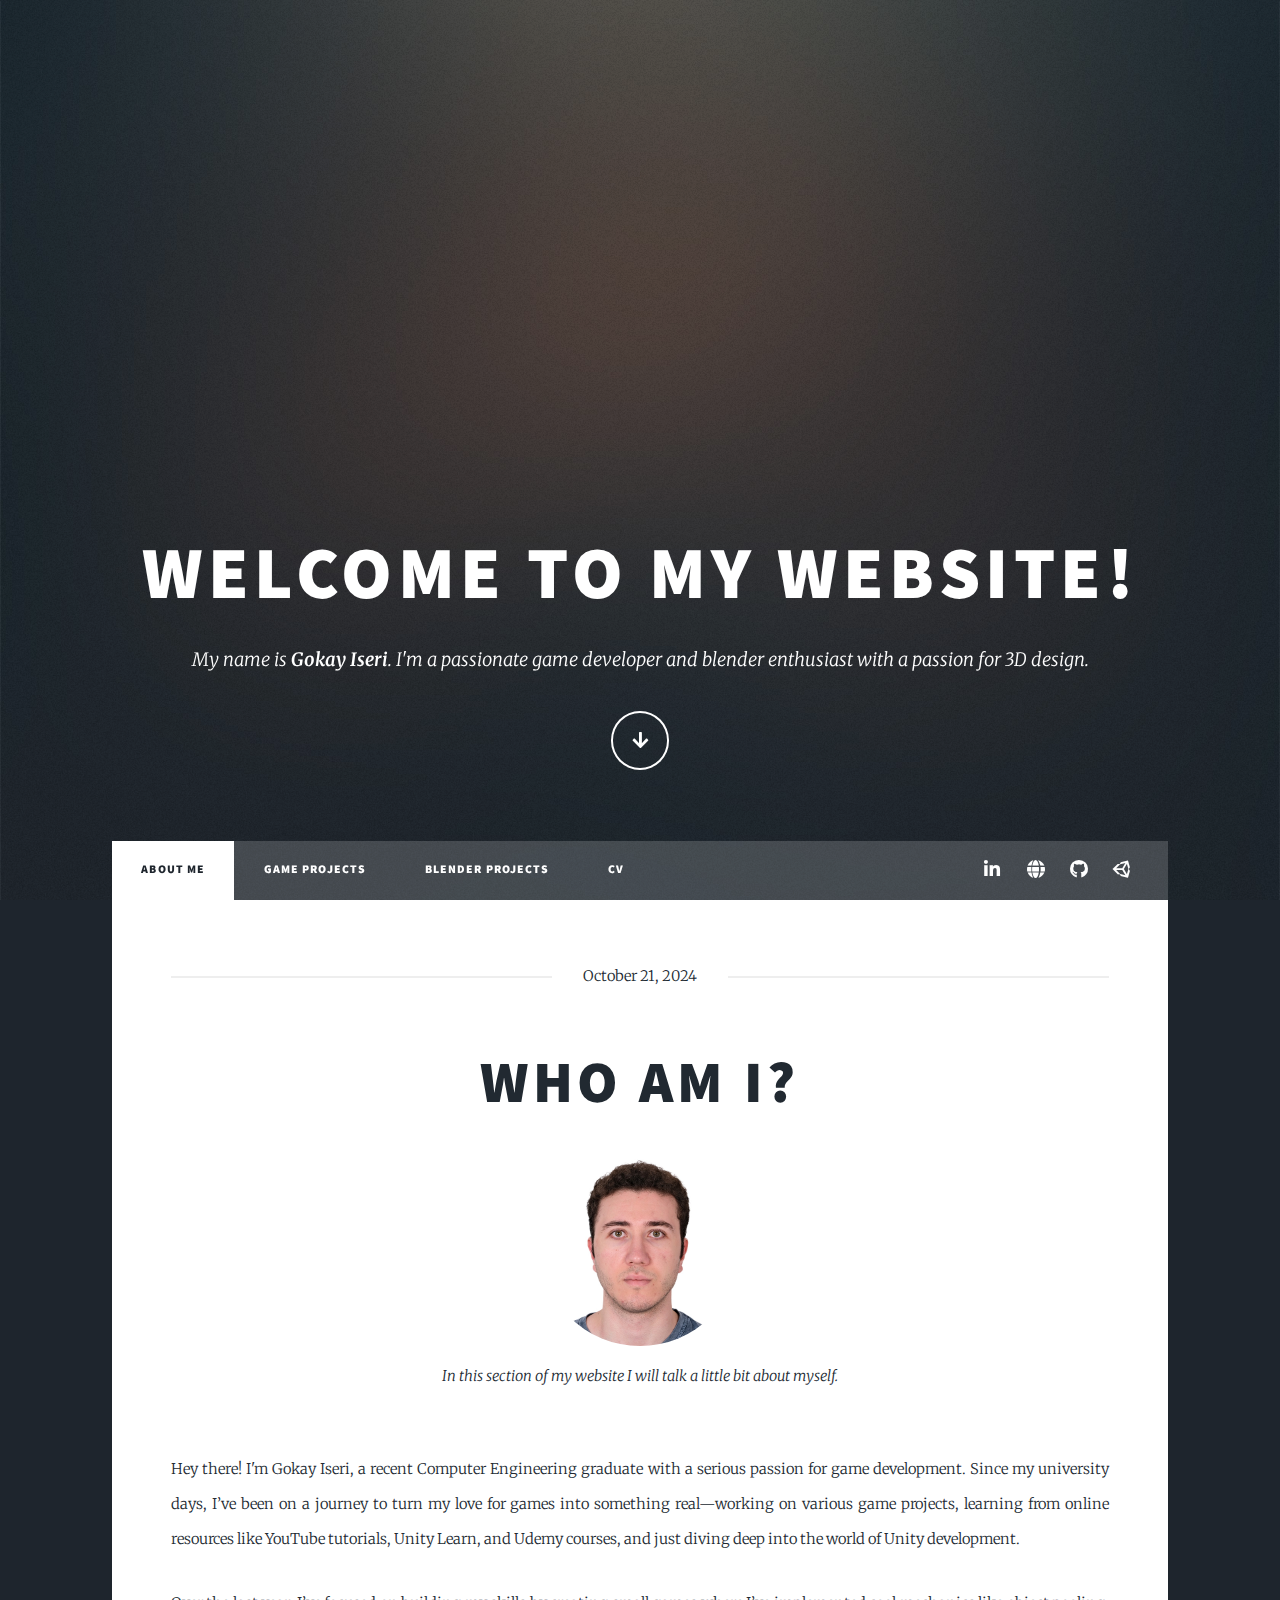
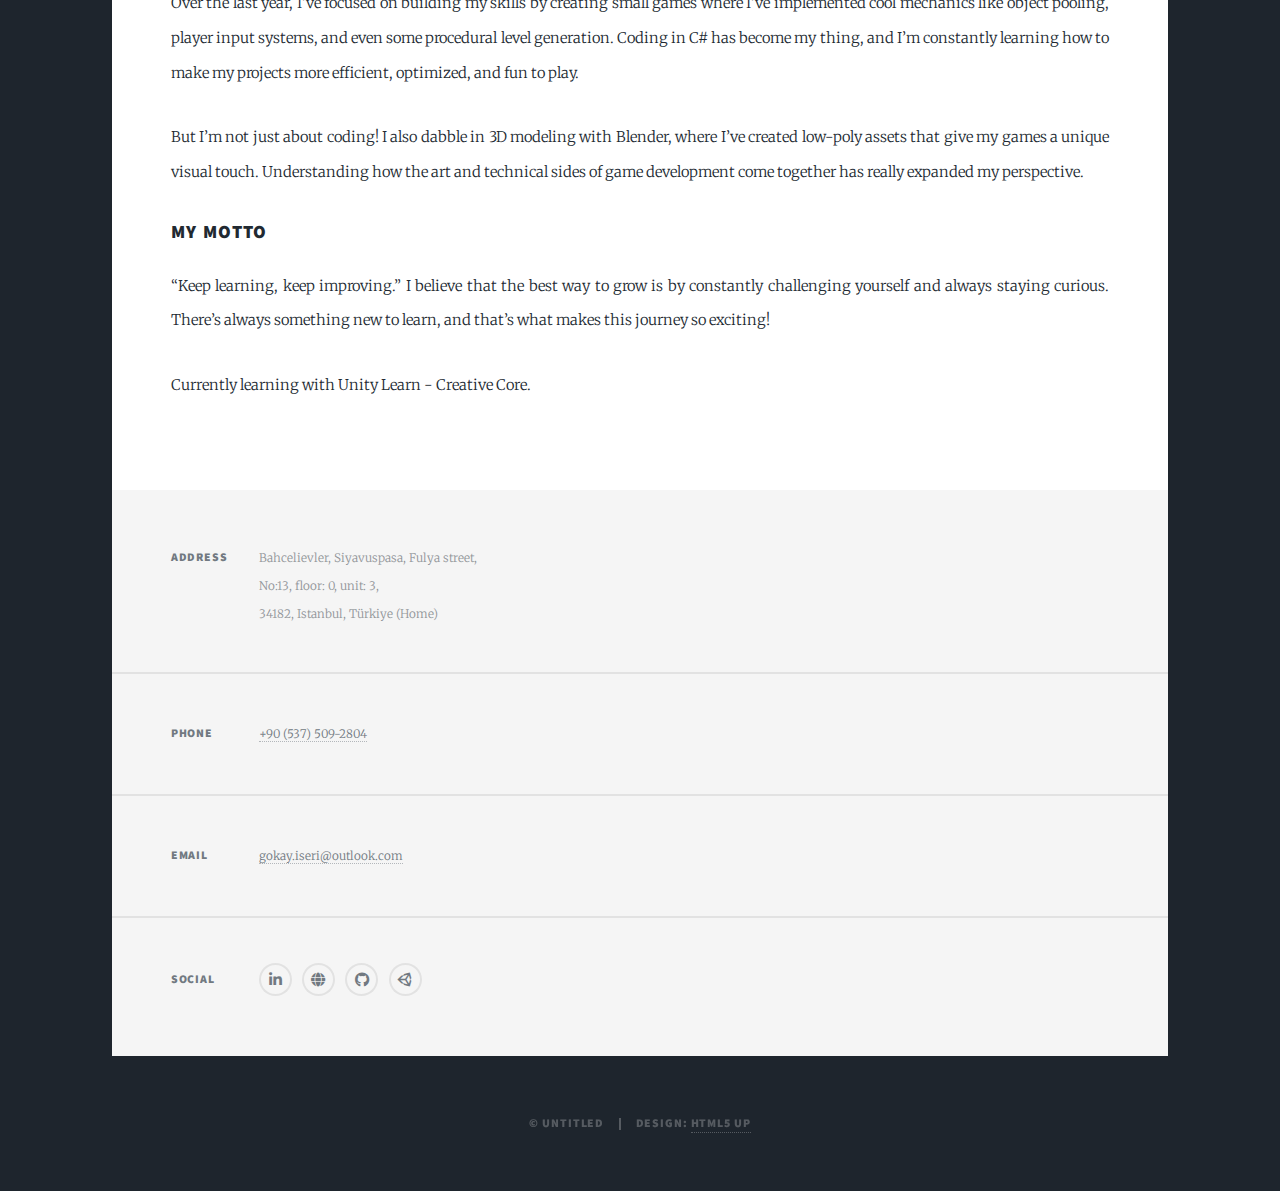
<file: index.html>
<!DOCTYPE HTML>
<!--
	Massively by HTML5 UP
	html5up.net | @ajlkn
	Free for personal and commercial use under the CCA 3.0 license (html5up.net/license)
-->
<html>
	<head>
		<title>Gokay Iseri</title>
		<meta charset="utf-8" />
		<meta name="viewport" content="width=device-width, initial-scale=1, user-scalable=no" />
		<link rel="stylesheet" href="assets/css/main.css" />
		<noscript><link rel="stylesheet" href="assets/css/noscript.css" /></noscript>
		<style>
			img {
			  border-radius: 50%;
			}
		</style>
	</head>
	<body class="is-preload">

		<!-- Wrapper -->
			<div id="wrapper" class="fade-in">

				<!-- Intro -->
					<div id="intro">
						<h1>Welcome to my website!</h1>
						<p>My name is <strong><i>Gokay Iseri</i></strong>. I'm a passionate game developer and blender 
						enthusiast with a passion for 3D design.</p>
						<ul class="actions">
							<li><a href="#header" class="button icon solid solo fa-arrow-down scrolly">Continue</a></li>
						</ul>
					</div>

				<!-- Header -->
					<header id="header">
						<a href="index.html" class="logo">Home</a>
					</header>

				<!-- Nav -->
					<nav id="nav">
						<ul class="links">
							<li class="active"><a href="index.html">About me</a></li>
							<li><a href="gameProjects.html">Game Projects</a></li>
							<li><a href="blenderProjects.html">Blender Projects</a></li>
							<li><a href="cv.html">CV</a></li>
						</ul>
						<ul class="icons">
							<li><a href="https://www.linkedin.com/in/gökay-işeri-601298215/" class="icon brands fa-linkedin-in"><span class="label">Linkedin</span></a></li>
							<li><a href="https://skymooni.github.io" class="icon solid fa-globe"><span class="label">Website</span></a></li>
							<li><a href="https://github.com/SkyMoonI" class="icon brands fa-github"><span class="label">GitHub</span></a></li>
							<li><a href="https://learn.unity.com/u/6671413cedbc2a4bcf0ff4e0/?tab=profile" class="icon brands fa-unity"><span class="label">GitHub</span></a></li>
						</ul>
					</nav>

				<!-- Main -->
				<div id="main">

					<!-- Post -->
						<section class="post">
							<header class="major">
								<span class="date">October 21, 2024</span>
								<h1>Who am I?</h1>
								<img src="images/1.jpg" alt="Avatar" style="width:200px"/>
								<p>In this section of my website I will talk a little bit about myself.</p>
							</header>
							<p>Hey there! I'm Gokay Iseri, a recent Computer Engineering graduate with a serious passion for
							game development. Since my university days, I’ve been on a journey to turn my love for games
							into something real—working on various game projects, learning from online resources like 
							YouTube tutorials, Unity Learn, and Udemy courses, and just diving deep into the world of 
							Unity development.</p>
							<p>Over the last year, I’ve focused on building my skills by creating small games where 
							I’ve implemented cool mechanics like object pooling, player input systems, and even some 
							procedural level generation. Coding in C# has become my thing, and I’m constantly learning 
							how to make my projects more efficient, optimized, and fun to play.</p>
							<p>But I’m not just about coding! I also dabble in 3D modeling with Blender, where I’ve created 
							low-poly assets that give my games a unique visual touch. Understanding how the art and 
							technical sides of game development come together has really expanded my perspective.</p>
							<h3>My Motto</h3>
							<p>“Keep learning, keep improving.” I believe that the best way to grow is by constantly 
							challenging yourself and always staying curious. There’s always something new to learn, 
							and that’s what makes this journey so exciting!</p>
							<p>Currently learning with Unity Learn - Creative Core.</p>
						</section>

				</div>

			<!-- Footer -->
				<footer id="footer">
					<section class="split contact">
						<section class="alt">
							<h3>Address</h3>
							<p>Bahcelievler, Siyavuspasa, Fulya street,  <br />
								No:13, floor: 0, unit: 3, <br />
								34182, Istanbul, Türkiye (Home)</p>
						</section>
						<section>
							<h3>Phone</h3>
							<p><a href="#">+90 (537) 509-2804</a></p>
						</section>
						<section>
							<h3>Email</h3>
							<p><a href="#">gokay.iseri@outlook.com</a></p>
						</section>
						<section>
							<h3>Social</h3>
							<ul class="icons alt">
								<li><a href="https://www.linkedin.com/in/gökay-işeri-601298215/" class="icon brands fa-linkedin-in"><span class="label">Linkedin</span></a></li>
								<li><a href="https://skymooni.github.io" class="icon solid fa-globe"><span class="label">Website</span></a></li>
								<li><a href="https://github.com/SkyMoonI" class="icon brands fa-github"><span class="label">GitHub</span></a></li>
								<li><a href="https://learn.unity.com/u/6671413cedbc2a4bcf0ff4e0/?tab=profile" class="icon brands fa-unity"><span class="label">GitHub</span></a></li>
							</ul>
						</section>
					</section>
				</footer>

			<!-- Copyright -->
				<div id="copyright">
					<ul><li>&copy; Untitled</li><li>Design: <a href="https://html5up.net">HTML5 UP</a></li></ul>
				</div>

		</div>

		<!-- Scripts -->
			<script src="assets/js/jquery.min.js"></script>
			<script src="assets/js/jquery.scrollex.min.js"></script>
			<script src="assets/js/jquery.scrolly.min.js"></script>
			<script src="assets/js/browser.min.js"></script>
			<script src="assets/js/breakpoints.min.js"></script>
			<script src="assets/js/util.js"></script>
			<script src="assets/js/main.js"></script>

	</body>
</html>
</file>
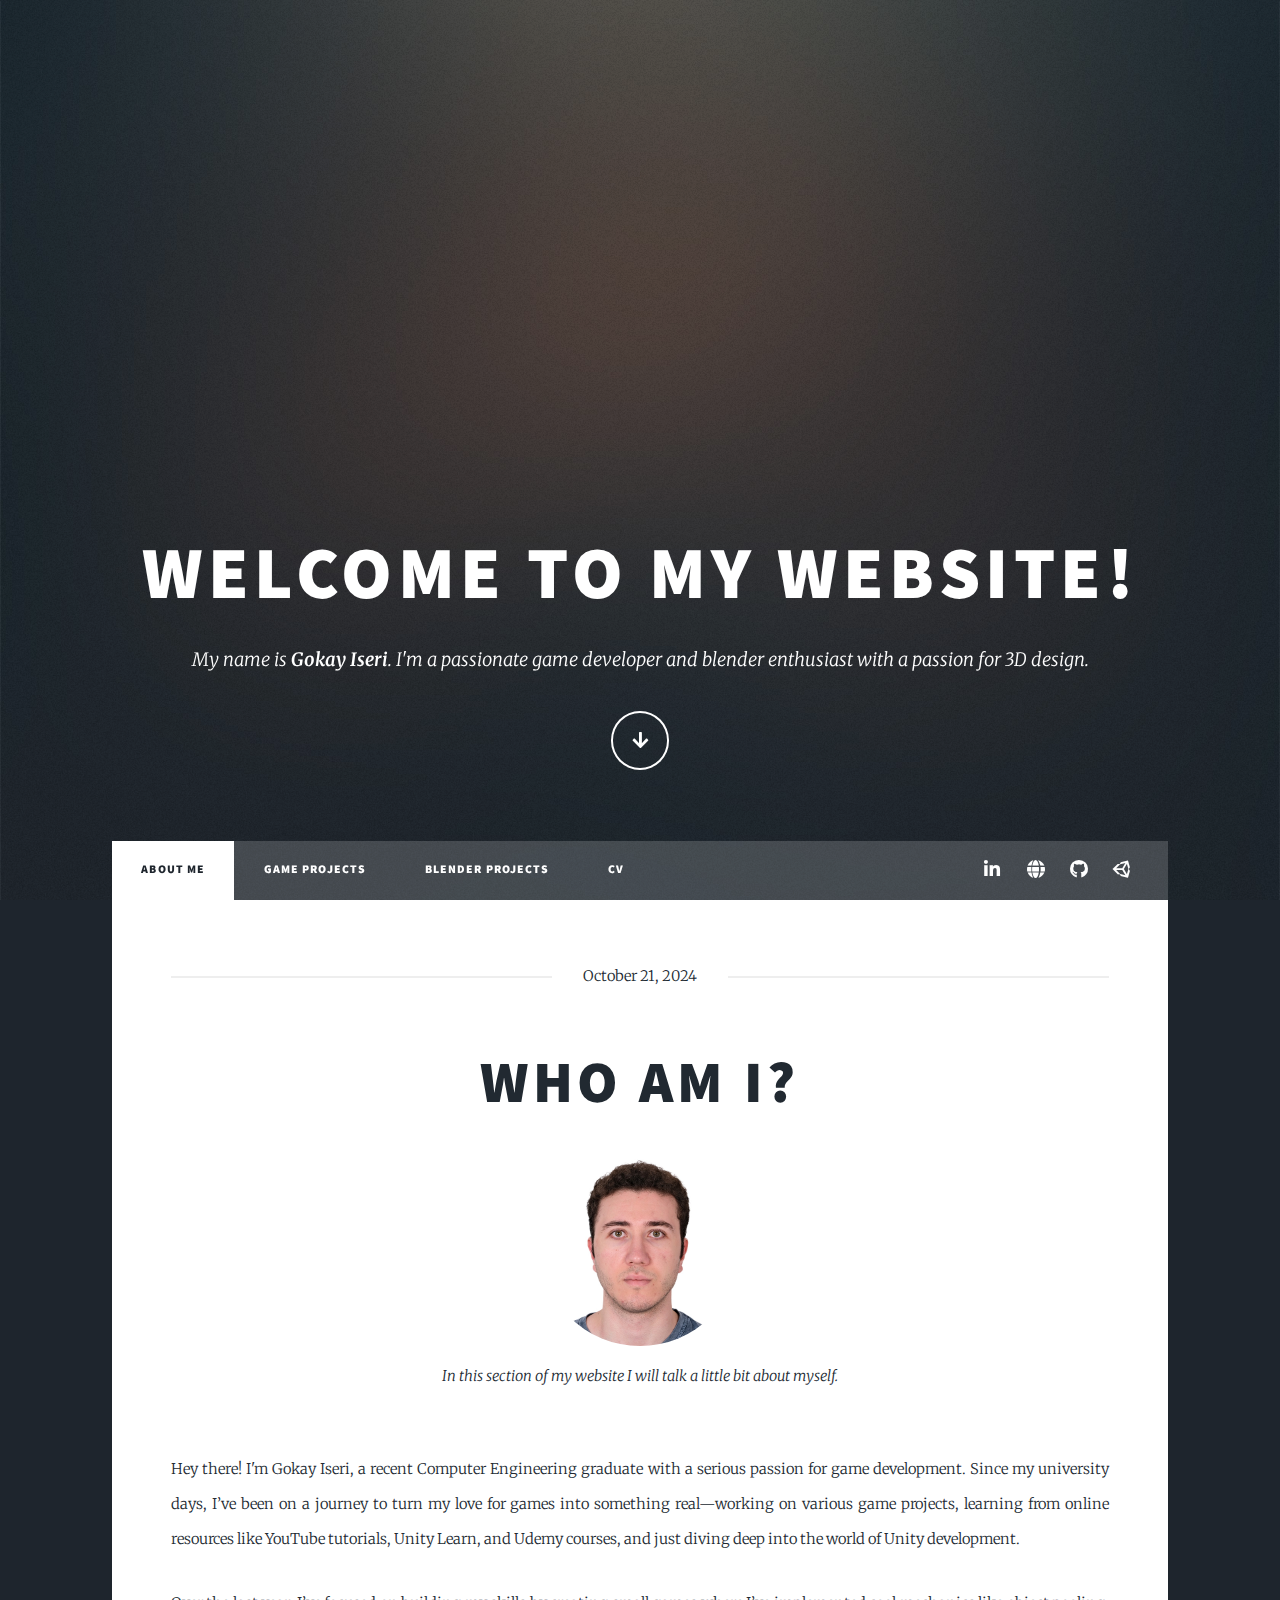
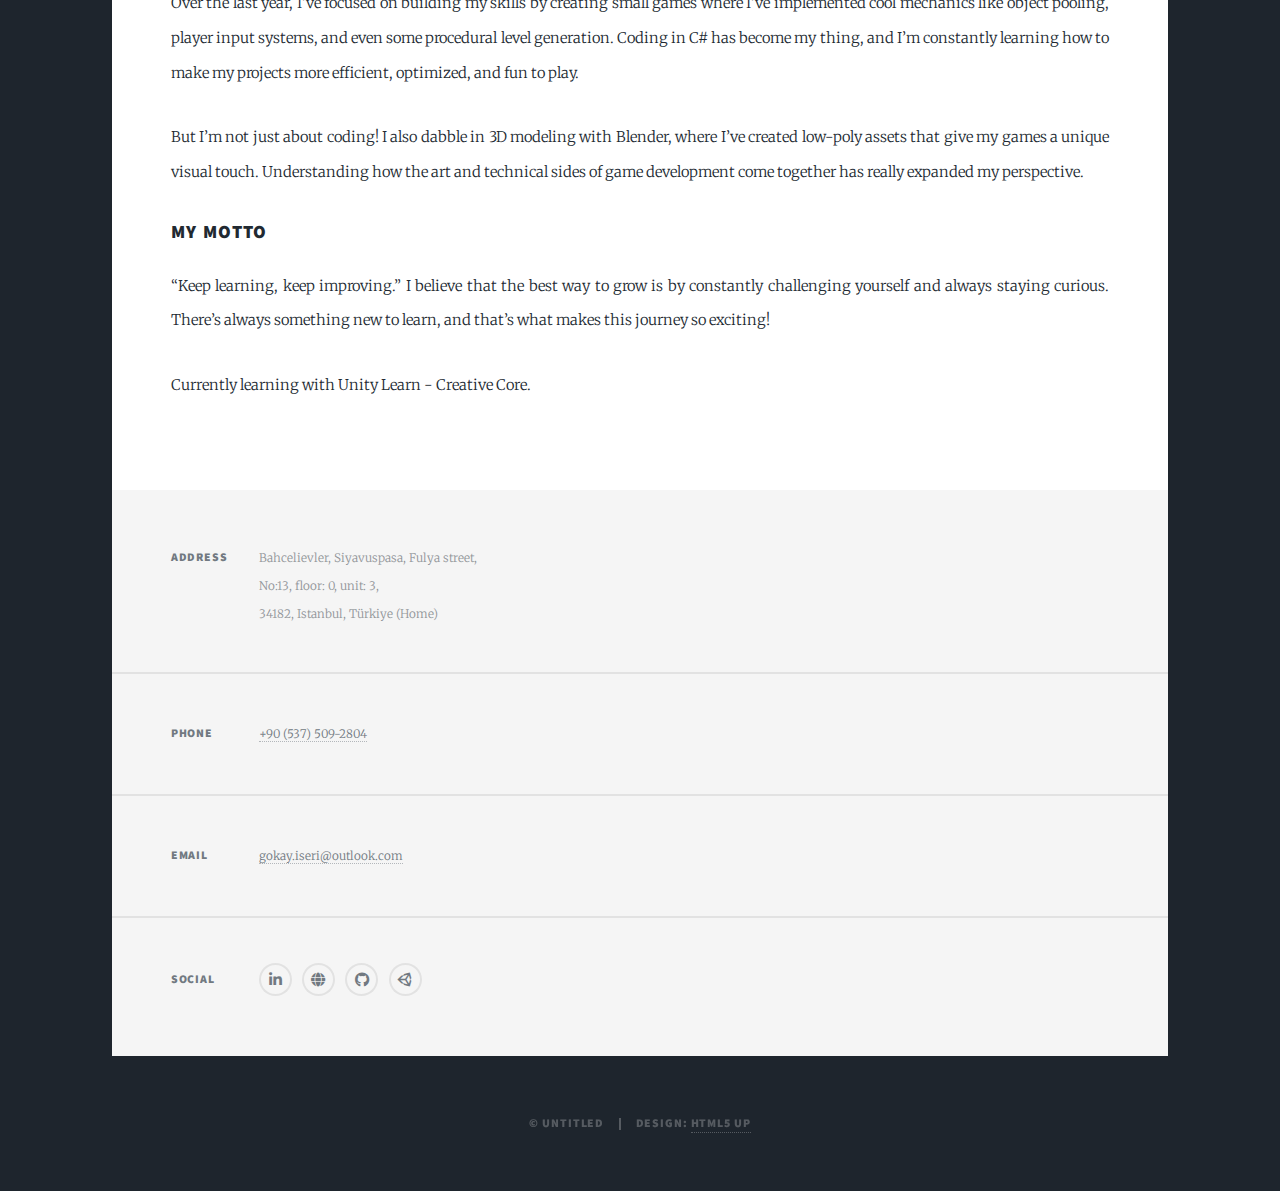
<file: old/index.html>
<!DOCTYPE HTML>
<!--
	Massively by HTML5 UP
	html5up.net | @ajlkn
	Free for personal and commercial use under the CCA 3.0 license (html5up.net/license)
-->
<html>
	<head>
		<title>Gokay Iseri</title>
		<meta charset="utf-8" />
		<meta name="viewport" content="width=device-width, initial-scale=1, user-scalable=no" />
		<link rel="stylesheet" href="assets/css/main.css" />
		<noscript><link rel="stylesheet" href="assets/css/noscript.css" /></noscript>
		<style>
			img {
			  border-radius: 50%;
			}
		</style>
	</head>
	<body class="is-preload">

		<!-- Wrapper -->
			<div id="wrapper" class="fade-in">

				<!-- Intro -->
					<div id="intro">
						<h1>Welcome to my website!</h1>
						<p>My name is <strong><i>Gokay Iseri</i></strong>. I'm a passionate game developer and blender 
						enthusiast with a passion for 3D design.</p>
						<ul class="actions">
							<li><a href="#header" class="button icon solid solo fa-arrow-down scrolly">Continue</a></li>
						</ul>
					</div>

				<!-- Header -->
					<header id="header">
						<a href="index.html" class="logo">Home</a>
					</header>

				<!-- Nav -->
					<nav id="nav">
						<ul class="links">
							<li class="active"><a href="index.html">About me</a></li>
							<li><a href="gameProjects.html">Game Projects</a></li>
							<li><a href="blenderProjects.html">Blender Projects</a></li>
							<li><a href="cv.html">CV</a></li>
						</ul>
						<ul class="icons">
							<li><a href="https://www.linkedin.com/in/gökay-işeri-601298215/" class="icon brands fa-linkedin-in"><span class="label">Linkedin</span></a></li>
							<li><a href="https://skymooni.github.io" class="icon solid fa-globe"><span class="label">Website</span></a></li>
							<li><a href="https://github.com/SkyMoonI" class="icon brands fa-github"><span class="label">GitHub</span></a></li>
							<li><a href="https://learn.unity.com/u/6671413cedbc2a4bcf0ff4e0/?tab=profile" class="icon brands fa-unity"><span class="label">GitHub</span></a></li>
						</ul>
					</nav>

				<!-- Main -->
				<div id="main">

					<!-- Post -->
						<section class="post">
							<header class="major">
								<span class="date">October 21, 2024</span>
								<h1>Who am I?</h1>
								<img src="images/1.jpg" alt="Avatar" style="width:200px"/>
								<p>In this section of my website I will talk a little bit about myself.</p>
							</header>
							<p>Hey there! I'm Gokay Iseri, a recent Computer Engineering graduate with a serious passion for
							game development. Since my university days, I’ve been on a journey to turn my love for games
							into something real—working on various game projects, learning from online resources like 
							YouTube tutorials, Unity Learn, and Udemy courses, and just diving deep into the world of 
							Unity development.</p>
							<p>Over the last year, I’ve focused on building my skills by creating small games where 
							I’ve implemented cool mechanics like object pooling, player input systems, and even some 
							procedural level generation. Coding in C# has become my thing, and I’m constantly learning 
							how to make my projects more efficient, optimized, and fun to play.</p>
							<p>But I’m not just about coding! I also dabble in 3D modeling with Blender, where I’ve created 
							low-poly assets that give my games a unique visual touch. Understanding how the art and 
							technical sides of game development come together has really expanded my perspective.</p>
							<h3>My Motto</h3>
							<p>“Keep learning, keep improving.” I believe that the best way to grow is by constantly 
							challenging yourself and always staying curious. There’s always something new to learn, 
							and that’s what makes this journey so exciting!</p>
							<p>Currently learning with Unity Learn - Creative Core.</p>
						</section>

				</div>

			<!-- Footer -->
				<footer id="footer">
					<section class="split contact">
						<section class="alt">
							<h3>Address</h3>
							<p>Bahcelievler, Siyavuspasa, Fulya street,  <br />
								No:13, floor: 0, unit: 3, <br />
								34182, Istanbul, Türkiye (Home)</p>
						</section>
						<section>
							<h3>Phone</h3>
							<p><a href="#">+90 (537) 509-2804</a></p>
						</section>
						<section>
							<h3>Email</h3>
							<p><a href="#">gokay.iseri@outlook.com</a></p>
						</section>
						<section>
							<h3>Social</h3>
							<ul class="icons alt">
								<li><a href="https://www.linkedin.com/in/gökay-işeri-601298215/" class="icon brands fa-linkedin-in"><span class="label">Linkedin</span></a></li>
								<li><a href="https://skymooni.github.io" class="icon solid fa-globe"><span class="label">Website</span></a></li>
								<li><a href="https://github.com/SkyMoonI" class="icon brands fa-github"><span class="label">GitHub</span></a></li>
								<li><a href="https://learn.unity.com/u/6671413cedbc2a4bcf0ff4e0/?tab=profile" class="icon brands fa-unity"><span class="label">GitHub</span></a></li>
							</ul>
						</section>
					</section>
				</footer>

			<!-- Copyright -->
				<div id="copyright">
					<ul><li>&copy; Untitled</li><li>Design: <a href="https://html5up.net">HTML5 UP</a></li></ul>
				</div>

		</div>

		<!-- Scripts -->
			<script src="assets/js/jquery.min.js"></script>
			<script src="assets/js/jquery.scrollex.min.js"></script>
			<script src="assets/js/jquery.scrolly.min.js"></script>
			<script src="assets/js/browser.min.js"></script>
			<script src="assets/js/breakpoints.min.js"></script>
			<script src="assets/js/util.js"></script>
			<script src="assets/js/main.js"></script>

	</body>
</html>
</file>
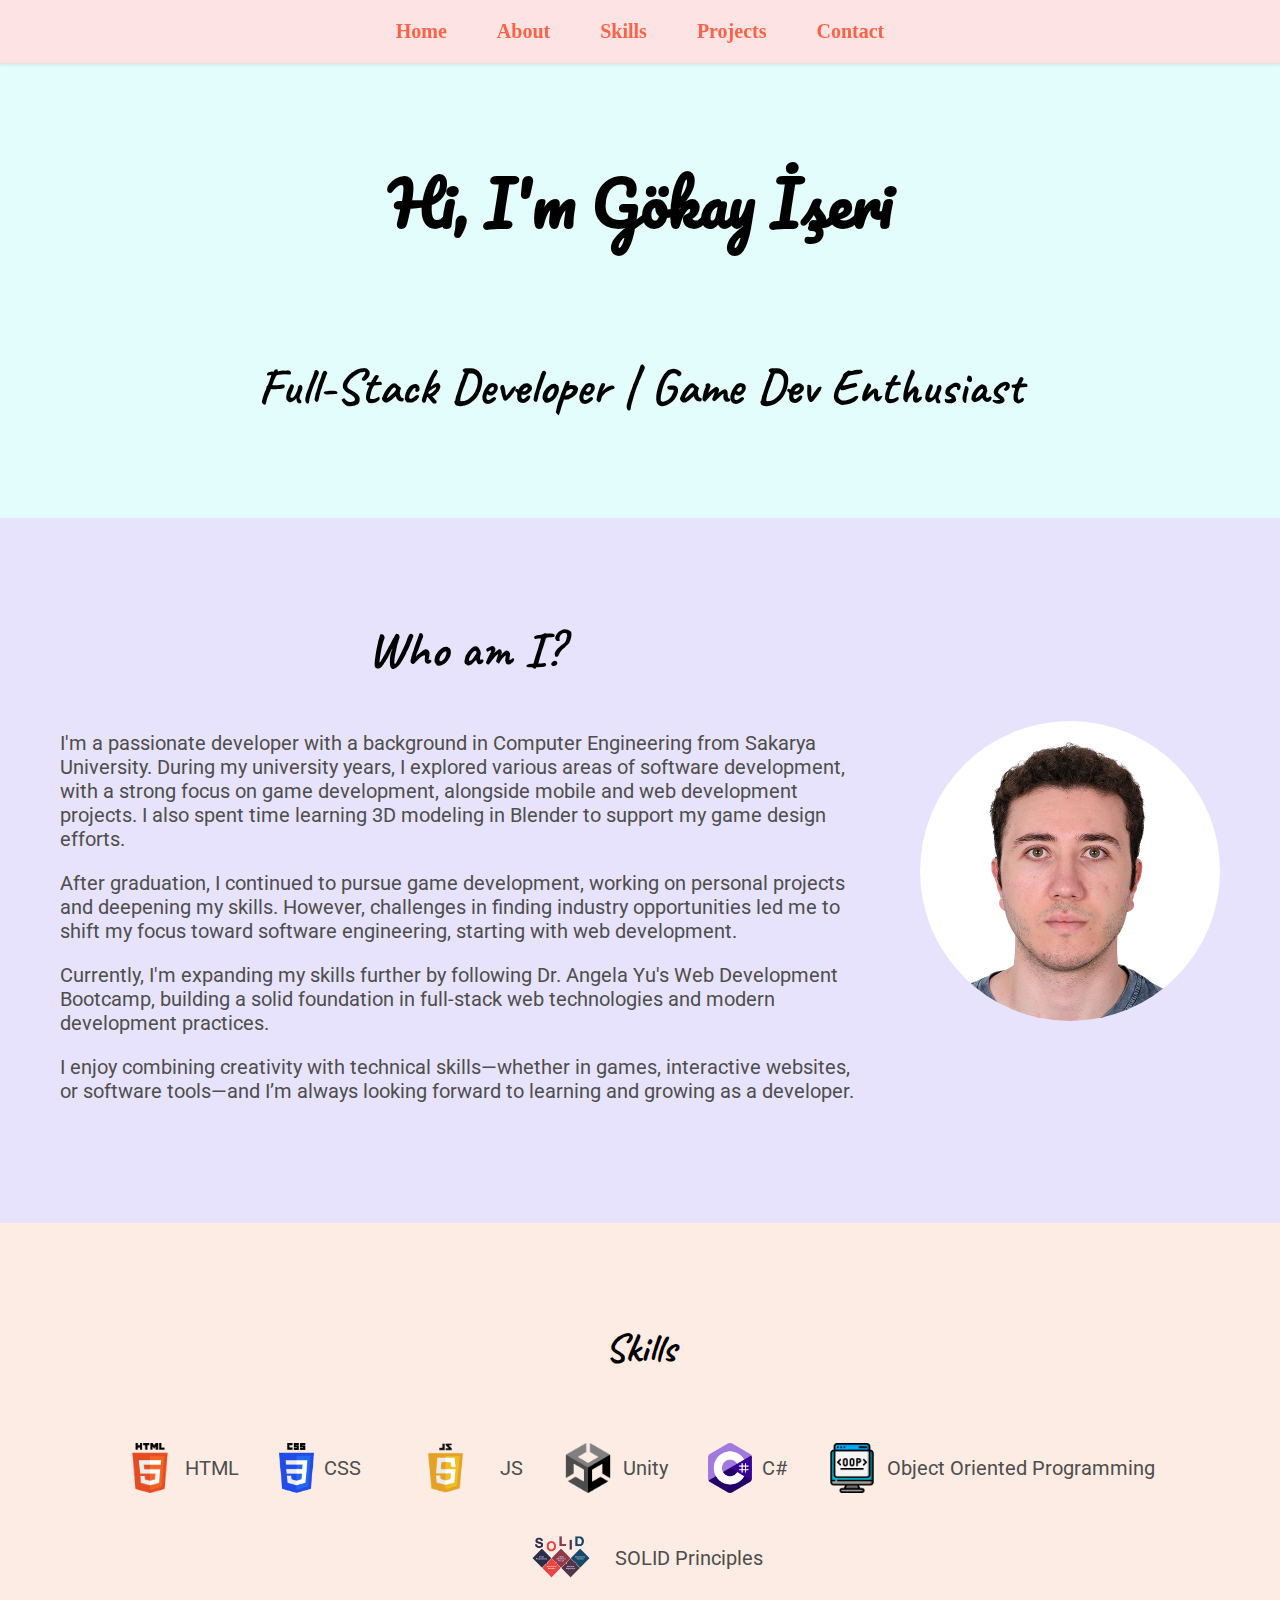
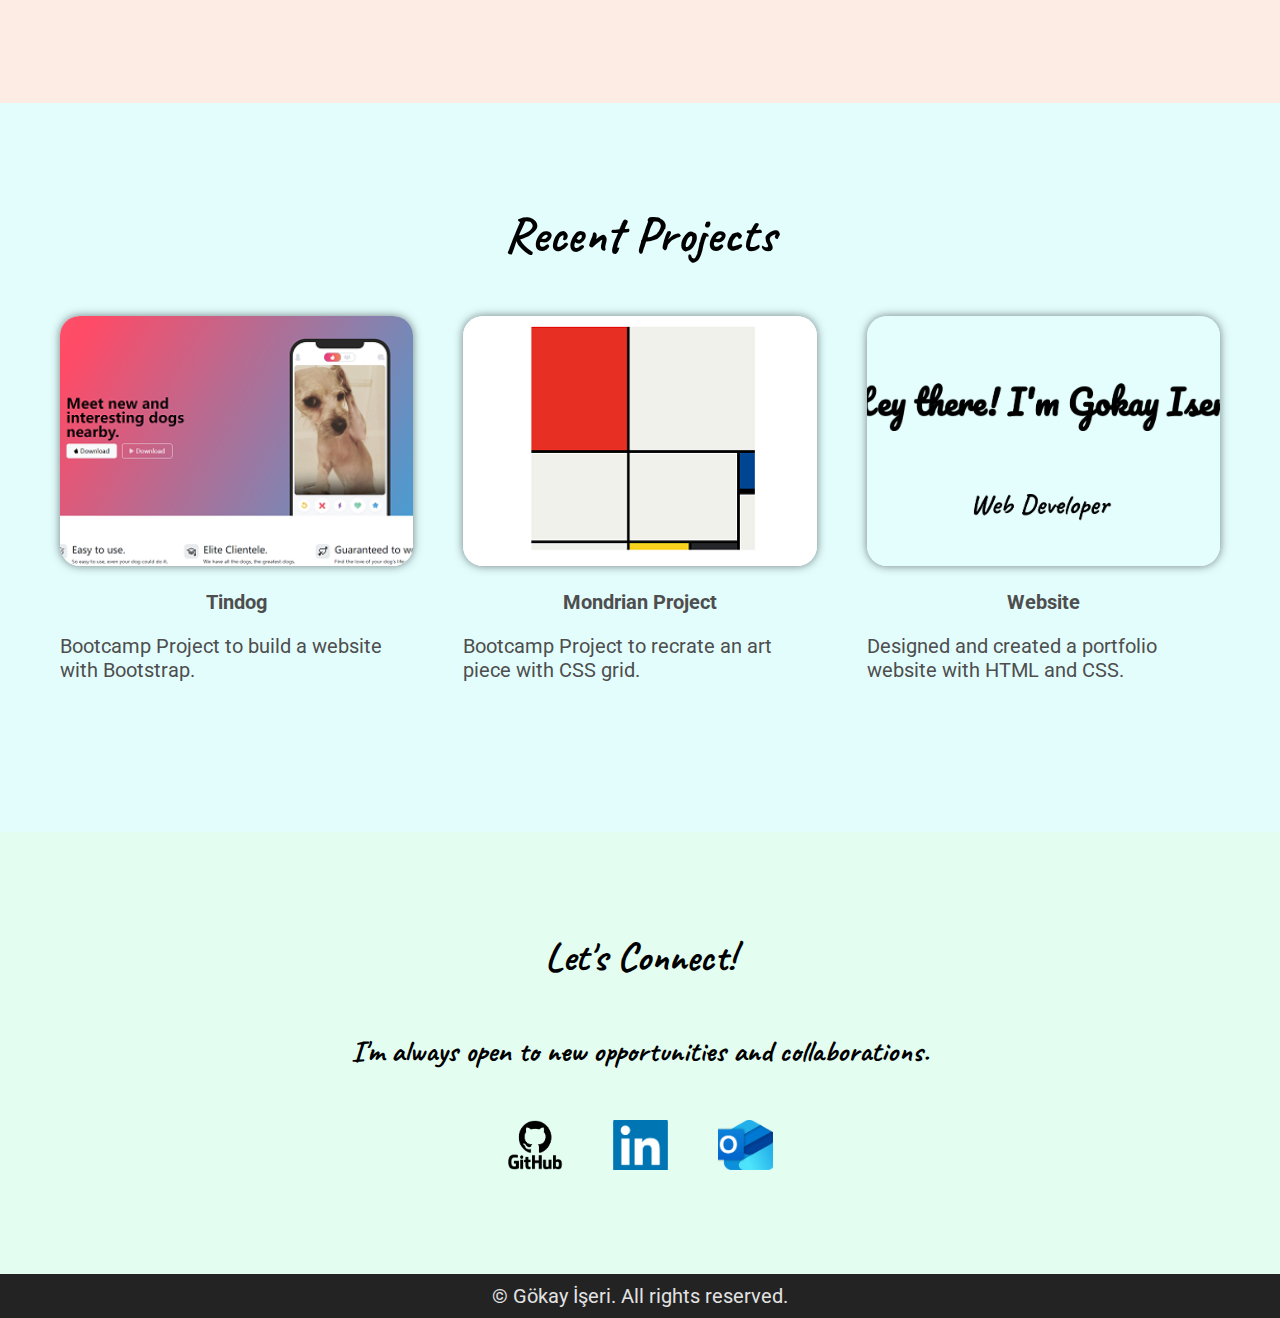
<file: old2/index.html>
<!DOCTYPE html>
<html lang="en">
  <head>
    <meta charset="UTF-8" />
    <meta name="viewport" content="width=device-width, initial-scale=1.0" />
    <meta
      name="description"
      content="Gokay Iseri - Portfolio showcasing web and game development projects."
    />
    <meta name="author" content="Gokay Iseri" />
    <title>Gokay Iseri</title>

    <link rel="stylesheet" href="./styles/general.css" />
    <link rel="stylesheet" href="./styles/navbar.css" />
    <link rel="stylesheet" href="./styles/header.css" />
    <link rel="stylesheet" href="./styles/about-me.css" />
    <link rel="stylesheet" href="./styles/skills.css" />
    <link rel="stylesheet" href="./styles/recent-projects.css" />
    <link rel="stylesheet" href="./styles/contact-me.css" />
    <link rel="stylesheet" href="./styles/footer.css" />

    <link rel="preconnect" href="https://fonts.googleapis.com" />
    <link rel="preconnect" href="https://fonts.gstatic.com" crossorigin />
    <link
      href="https://fonts.googleapis.com/css2?family=Pacifico&display=swap"
      rel="stylesheet"
    />
    <link
      href="https://fonts.googleapis.com/css2?family=Caveat:wght@400..700&display=swap"
      rel="stylesheet"
    />
    <link
      href="https://fonts.googleapis.com/css2?family=Roboto:ital,wght@0,100..900;1,100..900&display=swap"
      rel="stylesheet"
    />
  </head>
  <body>
    <nav class="navbar">
      <ul>
        <li><a href="#home">Home</a></li>
        <li><a href="#about">About</a></li>
        <li><a href="#skills">Skills</a></li>
        <li><a href="#projects">Projects</a></li>
        <li><a href="#contact">Contact</a></li>
      </ul>
    </nav>

    <!-- Title -->
    <header class="container header" id="home">
      <h1>Hi, I'm Gökay İşeri</h1>
      <h2>Full-Stack Developer | Game Dev Enthusiast</h2>
    </header>

    <!-- About me -->
    <section class="container about-me about-me-background" id="about">
      <img class="profile-image" src="./images/GokayIseri.jpg" alt="me" />
      <div class="paragraph">
        <h2>Who am I?</h2>
        <p>
          I'm a passionate developer with a background in Computer Engineering
          from Sakarya University. During my university years, I explored
          various areas of software development, with a strong focus on game
          development, alongside mobile and web development projects. I also
          spent time learning 3D modeling in Blender to support my game design
          efforts.
        </p>
        <p>
          After graduation, I continued to pursue game development, working on
          personal projects and deepening my skills. However, challenges in
          finding industry opportunities led me to shift my focus toward
          software engineering, starting with web development.
        </p>
        <p>
          Currently, I'm expanding my skills further by following Dr. Angela
          Yu's Web Development Bootcamp, building a solid foundation in
          full-stack web technologies and modern development practices.
        </p>
        <p>
          I enjoy combining creativity with technical skills—whether in games,
          interactive websites, or software tools—and I’m always looking forward
          to learning and growing as a developer.
        </p>
      </div>
    </section>

    <!-- Skills -->
    <section class="container skills skills-background" id="skills">
      <h3>Skills</h3>
      <div class="skills-section">
        <div>
          <img src="./images/html-logo.png" alt="" />
          <p>HTML</p>
        </div>
        <div>
          <img src="./images/css-logo.png" alt="" />
          <p>CSS</p>
        </div>
        <div>
          <img src="./images/JavaScript-Logo.png" alt="" />
          <p>JS</p>
        </div>
        <div>
          <img src="./images/unity-logo.png" alt="" />
          <p>Unity</p>
        </div>
        <div>
          <img src="./images/Csharp-logo.png" alt="" />
          <p>C#</p>
        </div>
        <div>
          <img src="./images/oop-logo.png" alt="" />
          <p>Object Oriented Programming</p>
        </div>
        <div>
          <img src="./images/solid-logo.png" alt="" />
          <p>SOLID Principles</p>
        </div>
      </div>
    </section>

    <!-- Recent Projects -->
    <section
      class="container recent-projects recent-projects-background"
      id="projects"
    >
      <h2>Recent Projects</h2>
      <div class="projects-section">
        <div class="project">
          <div>
            <a
              href="https://github.com/SkyMoonI/Web-Development-Projects/tree/main/CSS/Bootstrap/11.3%20TinDog%20Project"
              target="_blank"
              ><img src="./images/tindog.png" alt=""
            /></a>
          </div>

          <p><strong>Tindog</strong></p>
          <p>Bootcamp Project to build a website with Bootstrap.</p>
        </div>
        <div class="project">
          <div>
            <a
              href="https://github.com/SkyMoonI/Web-Development-Projects/tree/main/CSS/Grid/10.3%20Mondrian%20Project"
              target="_blank"
              ><img src="./images/Mondrian.png" alt=""
            /></a>
          </div>
          <p><strong>Mondrian Project</strong></p>
          <p>Bootcamp Project to recrate an art piece with CSS grid.</p>
        </div>
        <div class="project">
          <div>
            <a
              href="https://github.com/SkyMoonI/Capstone-Project-2-Personal-Site"
              target="_blank"
              ><img src="./images/website.png" alt=""
            /></a>
          </div>

          <p><strong>Website</strong></p>
          <p>Designed and created a portfolio website with HTML and CSS.</p>
        </div>
      </div>
    </section>

    <!-- Contact me -->
    <section class="container contact-me contact-me-background" id="contact">
      <h3>Let's Connect!</h3>
      <h4>I'm always open to new opportunities and collaborations.</h4>
      <div class="contact-me-section">
        <div>
          <a href="https://github.com/SkyMoonI" target="_blank"
            ><img src="./images/GitHub-Logo.png" alt=""
          /></a>
        </div>
        <div>
          <a
            href="https://www.linkedin.com/in/gökay-işeri-601298215/"
            target="_blank"
            ><img src="./images/LinkedIn-logo.png" alt=""
          /></a>
        </div>
        <div>
          <a href="mailto:gokay.iseri@outlook.com"
            ><img src="./images/Microsoft_Outlook_new_logo.png" alt=""
          /></a>
        </div>
      </div>
    </section>

    <!-- Footer -->
    <footer>
      <p>© Gökay İşeri. All rights reserved.</p>
    </footer>
  </body>
</html>
</file>
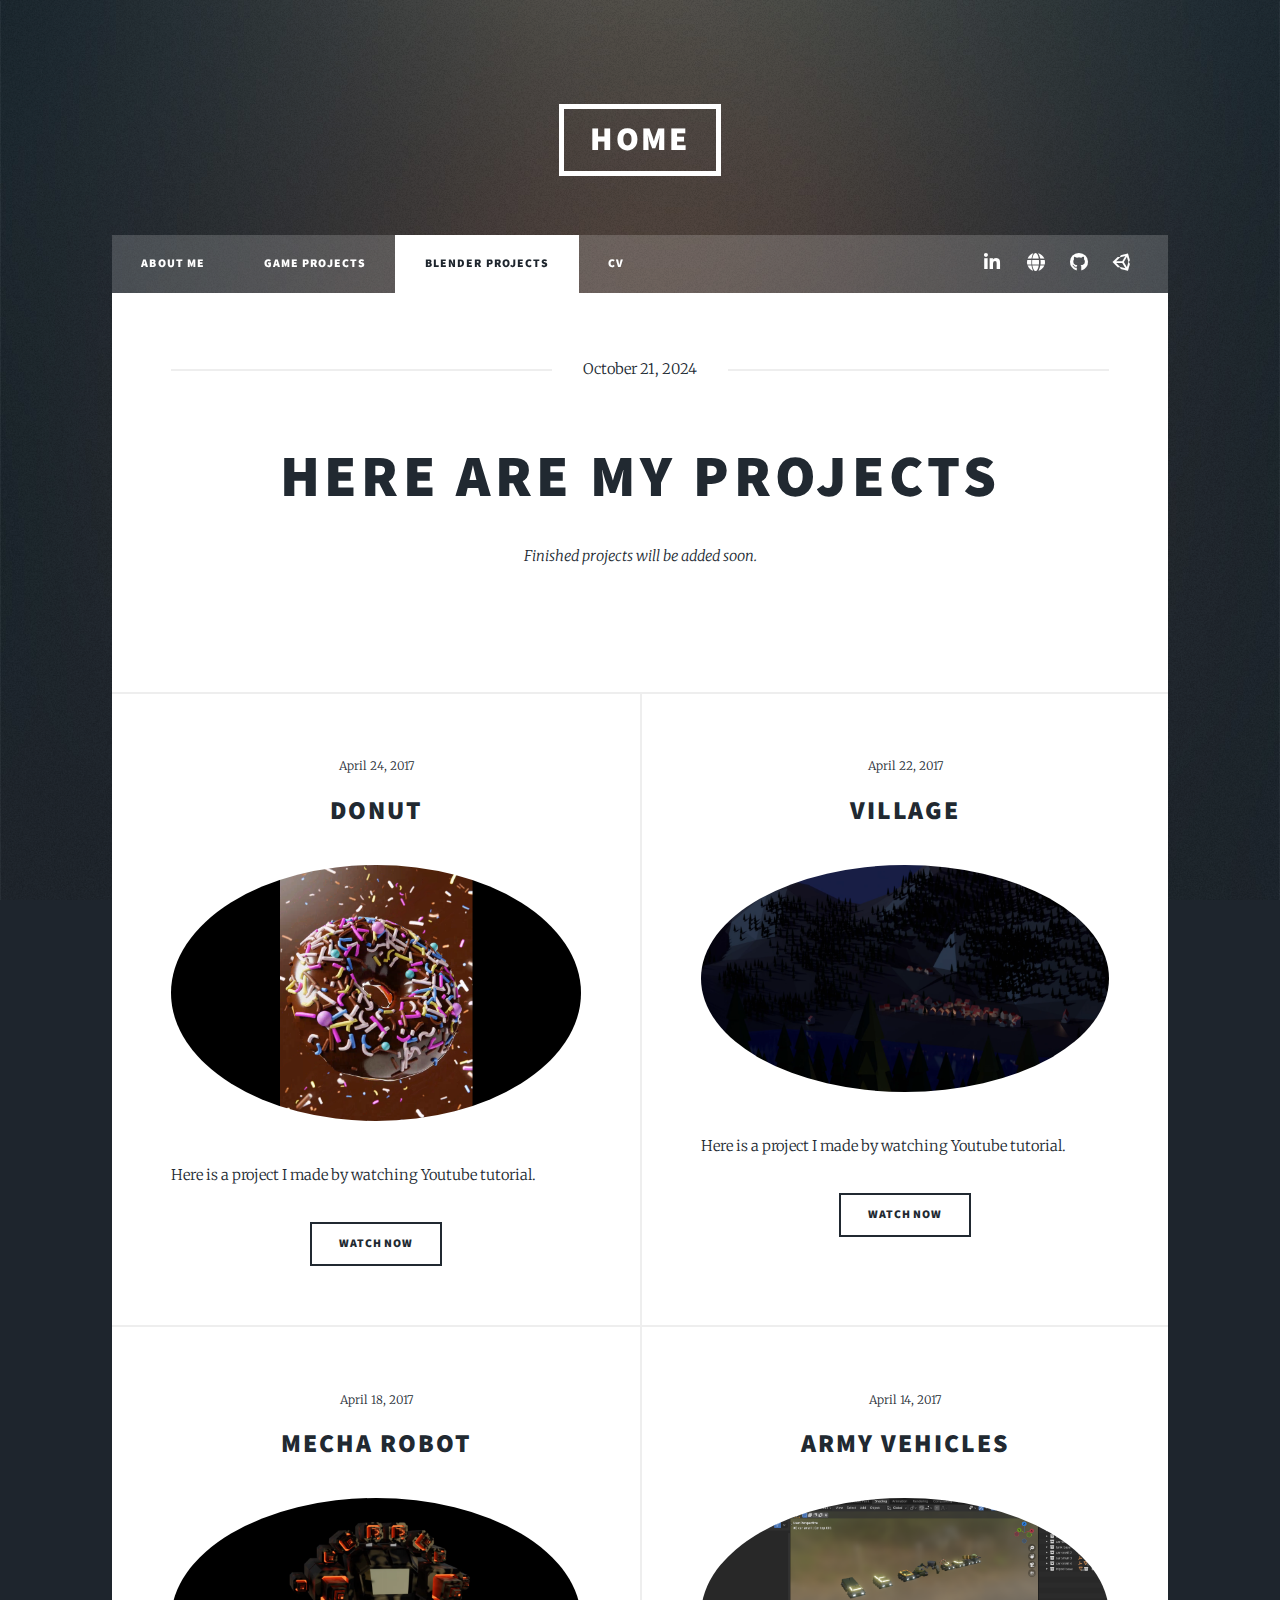
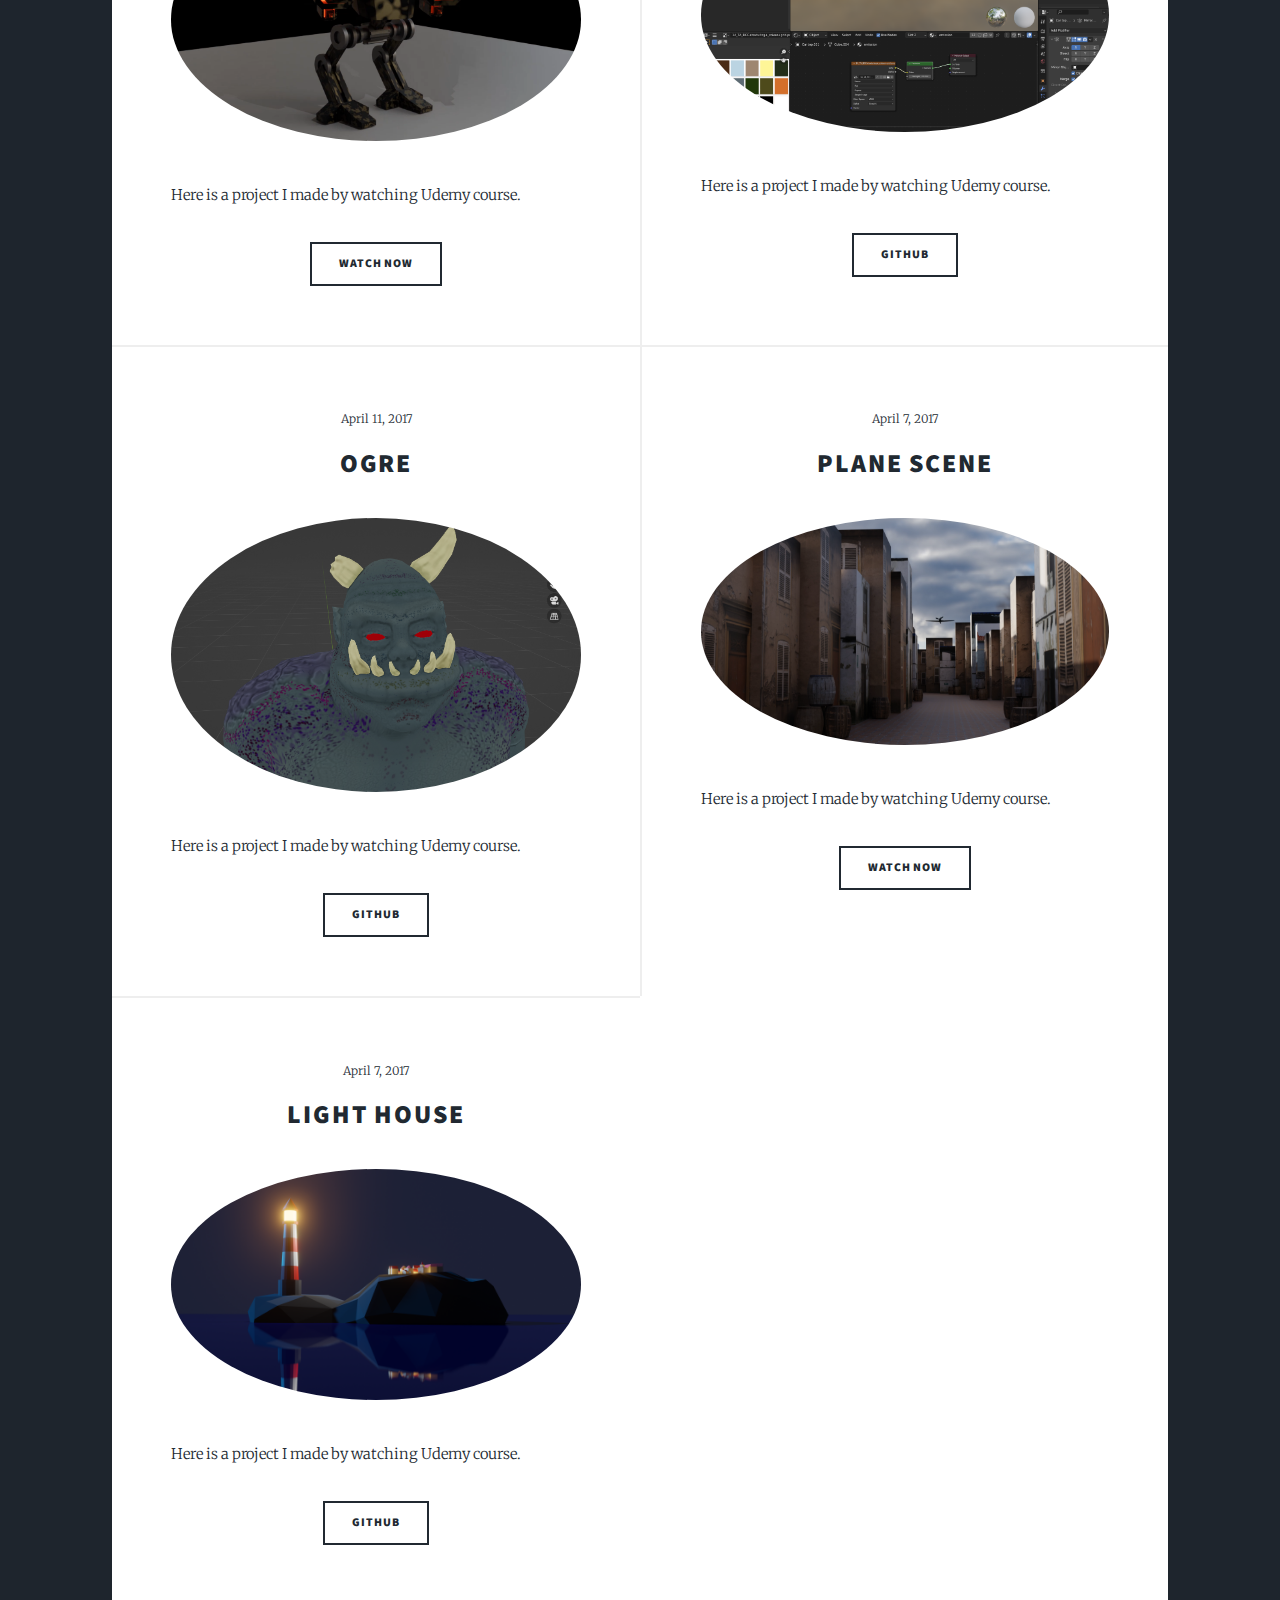
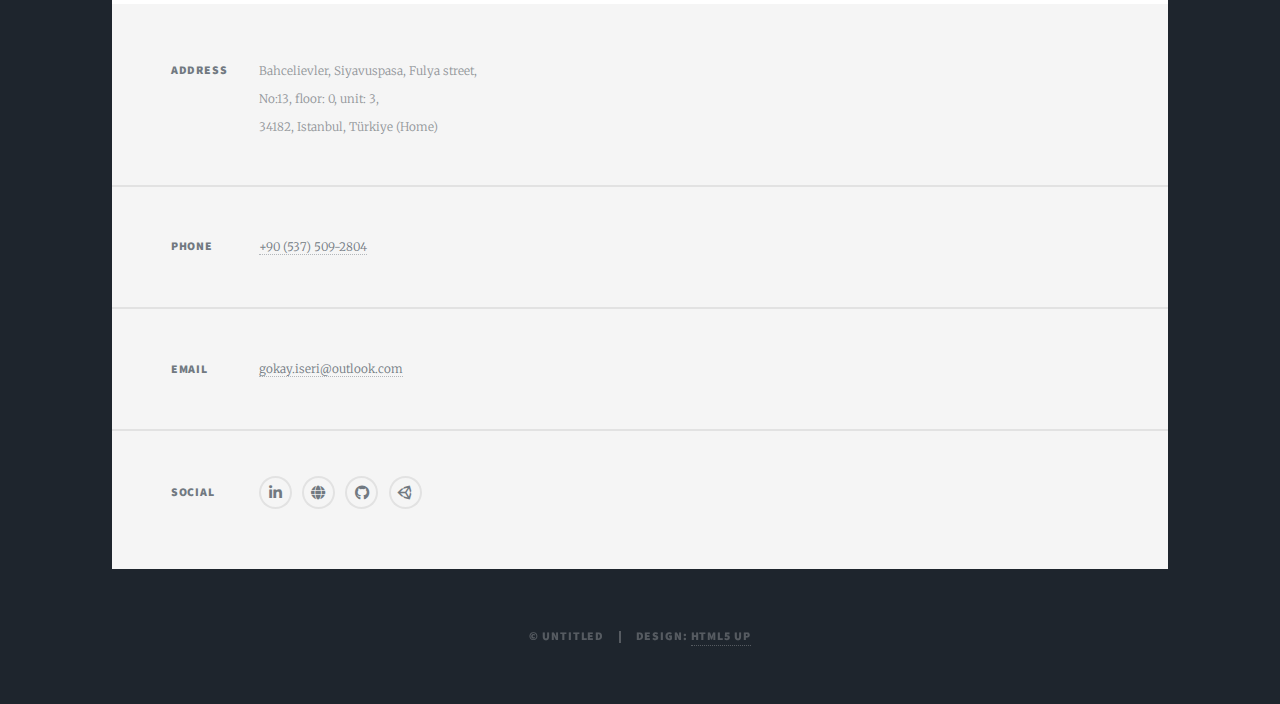
<file: blenderProjects.html>
<!DOCTYPE HTML>
<!--
	Massively by HTML5 UP
	html5up.net | @ajlkn
	Free for personal and commercial use under the CCA 3.0 license (html5up.net/license)
-->
<html>
	<head>
		<title>Gokay Iseri</title>
		<meta charset="utf-8" />
		<meta name="viewport" content="width=device-width, initial-scale=1, user-scalable=no" />
		<link rel="stylesheet" href="assets/css/main.css" />
		<noscript><link rel="stylesheet" href="assets/css/noscript.css" /></noscript>
		<style>
			img {
			  border-radius: 50%;
			}
		</style>
	</head>
	<body class="is-preload">

		<!-- Wrapper -->
			<div id="wrapper" class="fade-in">

				<!-- Header -->
					<header id="header">
						<a href="index.html" class="logo">Home</a>
					</header>

				<!-- Nav -->
					<nav id="nav">
						<ul class="links">
							<li><a href="index.html">About me</a></li>
							<li><a href="gameProjects.html">Game Projects</a></li>
							<li class="active"><a href="blenderProjects.html">Blender Projects</a></li>
							<li><a href="cv.html">CV</a></li>
						</ul>
						<ul class="icons">
							<li><a href="https://www.linkedin.com/in/gökay-işeri-601298215/" class="icon brands fa-linkedin-in"><span class="label">Linkedin</span></a></li>
							<li><a href="https://skymooni.github.io" class="icon solid fa-globe"><span class="label">Website</span></a></li>
							<li><a href="https://github.com/SkyMoonI" class="icon brands fa-github"><span class="label">GitHub</span></a></li>
							<li><a href="https://learn.unity.com/u/6671413cedbc2a4bcf0ff4e0/?tab=profile" class="icon brands fa-unity"><span class="label">GitHub</span></a></li>
						</ul>
					</nav>

				<!-- Main -->
				<div id="main">
                    
                    <!-- Featured Post -->
							<article class="post featured">
								<header class="major">
									<span class="date">October 21, 2024</span>
									<h2><a href="#">Here are my projects</a></h2>
									<p>Finished projects will be added soon.</p>
								</header>
							</article>

					<!-- Posts -->
                    <section class="posts">
                        <article>
                            <header>
                                <span class="date">April 24, 2017</span>
                                <h2><a href="https://github.com/SkyMoonI/Blender-Donut">Donut</a></h2>
                            </header>
                            <a href="https://github.com/SkyMoonI/Blender-Donut" class="image fit"><img src="images/Donut_Cover.png" alt="" /></a>
                            <p>Here is a project I made by watching Youtube tutorial.</p>
                            <ul class="actions special">
                                <li><a href="https://github.com/SkyMoonI/Blender-Donut/blob/main/README.md" 
                                    class="button">Watch Now</a></li>
                            </ul>
                        </article>
                        <article>
                            <header>
                                <span class="date">April 22, 2017</span>
                                <h2><a href="https://github.com/SkyMoonI/Blender-Village">Village</a></h2>
                            </header>
                            <a href="https://github.com/SkyMoonI/Blender-Village" class="image fit"><img src="images/Village_Cover.png" alt="" /></a>
                            <p>Here is a project I made by watching Youtube tutorial.</p>
                            <ul class="actions special">
                                <li><a href="https://github.com/SkyMoonI/Blender-Village/blob/main/README.md"
                                class="button">Watch Now</a></li>
                            </ul>
                        </article>
                        <article>
                            <header>
                                <span class="date">April 18, 2017</span>
                                <h2><a href="https://github.com/SkyMoonI/Blender-Mecha-Robot">Mecha Robot</a></h2>
                            </header>
                            <a href="https://github.com/SkyMoonI/Blender-Mecha-Robot" class="image fit"><img src="images/MechaRobot_Cover.png" alt="" /></a>
                            <p>Here is a project I made by watching Udemy course.</p>
                            <ul class="actions special">
                                <li><a href="https://github.com/SkyMoonI/Blender-Mecha-Robot/blob/main/README.md" class="button">Watch Now</a></li>
                            </ul>
                        </article>
                        <article>
                            <header>
                                <span class="date">April 14, 2017</span>
                                <h2><a href="https://github.com/SkyMoonI/Blender-Vehicles">Army Vehicles</a></h2>
                            </header>
                            <a href="https://github.com/SkyMoonI/Blender-Vehicles" class="image fit"><img src="images/Vehicles_Cover.png" alt="" /></a>
                            <p>Here is a project I made by watching Udemy course.</p>
                            <ul class="actions special">
                                <li><a href="https://github.com/SkyMoonI/Blender-Vehicles" class="button">Github</a></li>
                            </ul>
                        </article>
                        <article>
                            <header>
                                <span class="date">April 11, 2017</span>
                                <h2><a href="https://github.com/SkyMoonI/Blender-Ogre">Ogre</a></h2>
                            </header>
                            <a href="https://github.com/SkyMoonI/Blender-Ogre" class="image fit"><img src="images/Ogre_Cover2.png" alt="" /></a>
                            <p>Here is a project I made by watching Udemy course.</p>
                            <ul class="actions special">
                                <li><a href="https://github.com/SkyMoonI/Blender-Ogre" class="button">Github</a></li>
                            </ul>
                        </article>
                        <article>
                            <header>
                                <span class="date">April 7, 2017</span>
                                <h2><a href="https://github.com/SkyMoonI/Blender-Plane">Plane Scene</a></h2>
                            </header>
                            <a href="https://github.com/SkyMoonI/Blender-Plane" class="image fit"><img src="images/Plane_Cover.png" alt="" /></a>
                            <p> Here is a project I made by watching Udemy course.</p>
                            <ul class="actions special">
                                <li><a href="https://github.com/SkyMoonI/Blender-Plane/blob/main/README.md" class="button">Watch Now</a></li>
                            </ul>
                        </article>
						<article>
                            <header>
                                <span class="date">April 7, 2017</span>
                                <h2><a href="https://github.com/SkyMoonI/Blender-Light-House">Light House</a></h2>
                            </header>
                            <a href="https://github.com/SkyMoonI/Blender-Light-House" class="image fit"><img src="images/lighthouse_Cover.png" alt="" /></a>
                            <p> Here is a project I made by watching Udemy course.</p>
                            <ul class="actions special">
                                <li><a href="https://github.com/SkyMoonI/Blender-Light-House" class="button">Github</a></li>
                            </ul>
                        </article>
                    </section>

				</div>

			<!-- Footer -->
				<footer id="footer">
					<section class="split contact">
						<section class="alt">
							<h3>Address</h3>
							<p>Bahcelievler, Siyavuspasa, Fulya street,  <br />
								No:13, floor: 0, unit: 3, <br />
								34182, Istanbul, Türkiye (Home)</p>
						</section>
						<section>
							<h3>Phone</h3>
							<p><a href="#">+90 (537) 509-2804</a></p>
						</section>
						<section>
							<h3>Email</h3>
							<p><a href="#">gokay.iseri@outlook.com</a></p>
						</section>
						<section>
							<h3>Social</h3>
							<ul class="icons alt">
								<li><a href="https://www.linkedin.com/in/gökay-işeri-601298215/" class="icon brands fa-linkedin-in"><span class="label">Linkedin</span></a></li>
								<li><a href="https://skymooni.github.io" class="icon solid fa-globe"><span class="label">Website</span></a></li>
								<li><a href="https://github.com/SkyMoonI" class="icon brands fa-github"><span class="label">GitHub</span></a></li>
								<li><a href="https://learn.unity.com/u/6671413cedbc2a4bcf0ff4e0/?tab=profile" class="icon brands fa-unity"><span class="label">GitHub</span></a></li>
							</ul>
						</section>
					</section>
				</footer>

			<!-- Copyright -->
				<div id="copyright">
					<ul><li>&copy; Untitled</li><li>Design: <a href="https://html5up.net">HTML5 UP</a></li></ul>
				</div>

		</div>

		<!-- Scripts -->
			<script src="assets/js/jquery.min.js"></script>
			<script src="assets/js/jquery.scrollex.min.js"></script>
			<script src="assets/js/jquery.scrolly.min.js"></script>
			<script src="assets/js/browser.min.js"></script>
			<script src="assets/js/breakpoints.min.js"></script>
			<script src="assets/js/util.js"></script>
			<script src="assets/js/main.js"></script>

	</body>
</html>
</file>
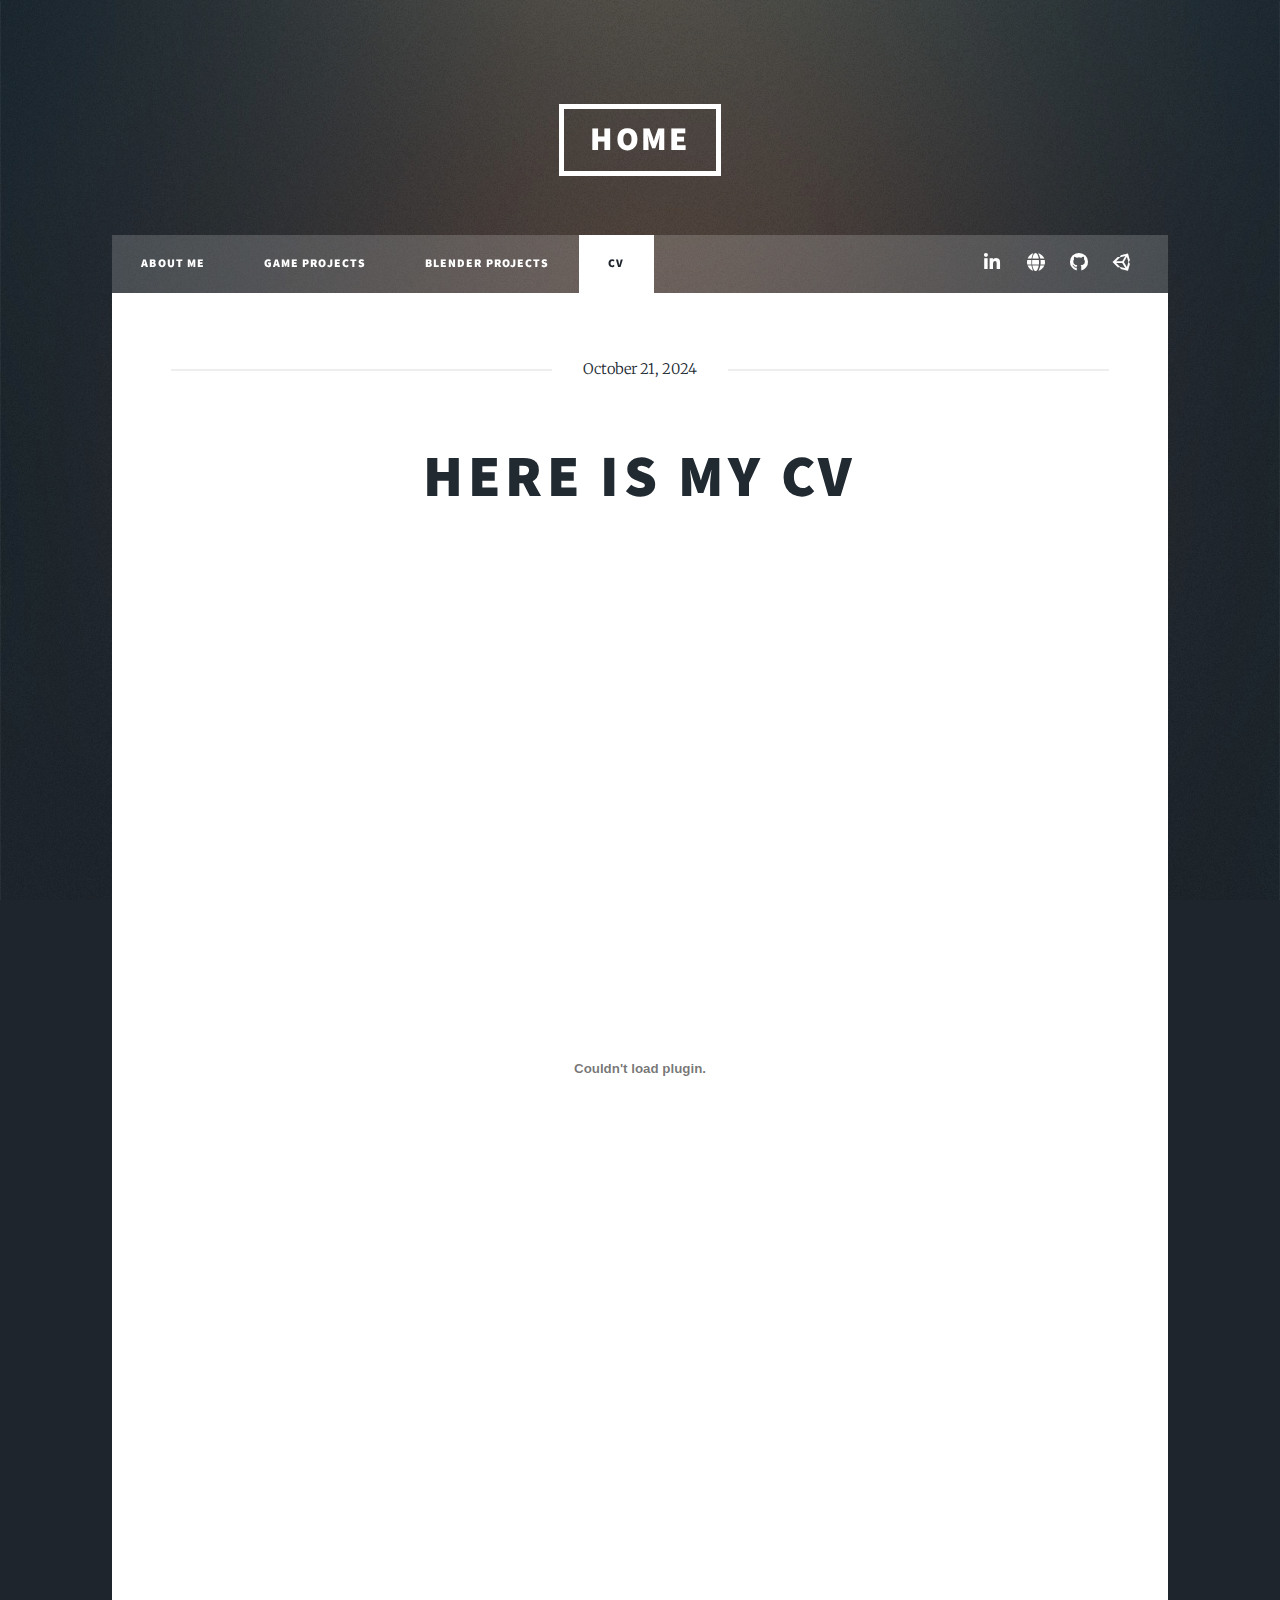
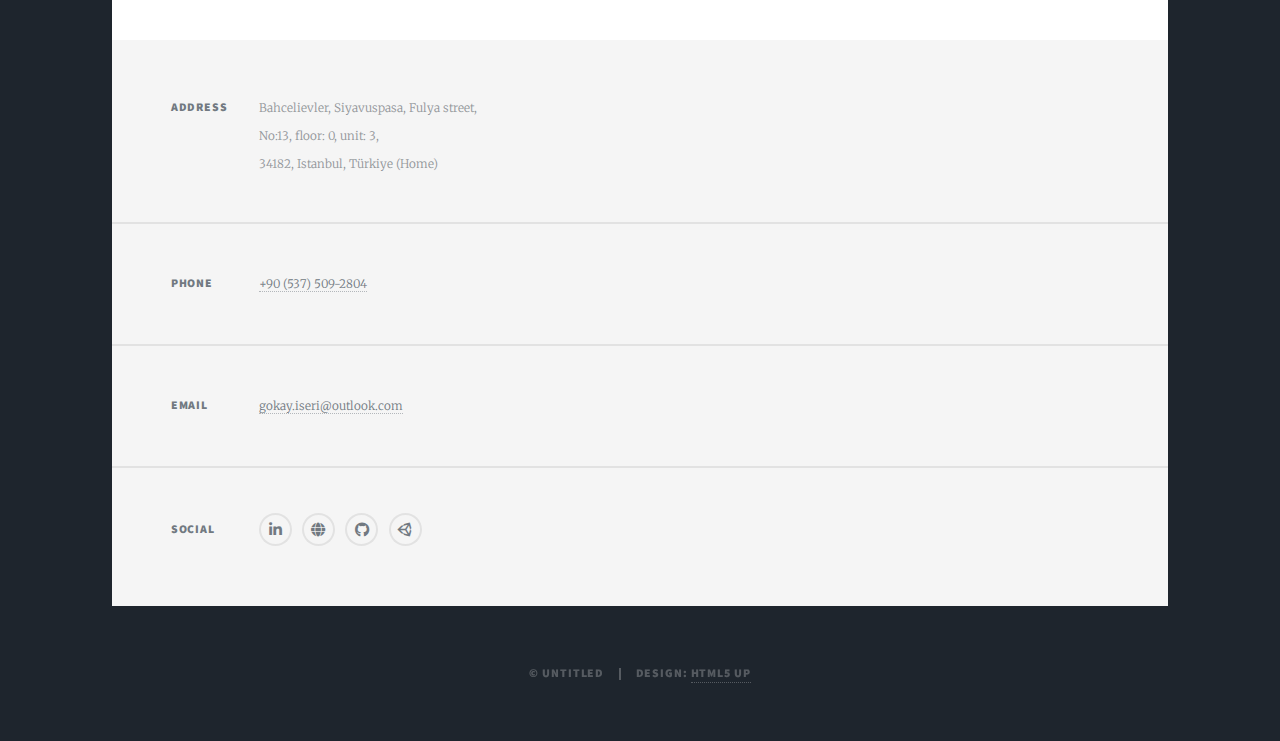
<file: cv.html>
<!DOCTYPE HTML>
<!--
	Massively by HTML5 UP
	html5up.net | @ajlkn
	Free for personal and commercial use under the CCA 3.0 license (html5up.net/license)
-->
<html>
	<head>
		<title>Gokay Iseri</title>
		<meta charset="utf-8" />
		<meta name="viewport" content="width=device-width, initial-scale=1, user-scalable=no" />
		<link rel="stylesheet" href="assets/css/main.css" />
		<noscript><link rel="stylesheet" href="assets/css/noscript.css" /></noscript>
		<style>
			img {
			  border-radius: 50%;
			}
		</style>
	</head>
	<body class="is-preload">

		<!-- Wrapper -->
			<div id="wrapper" class="fade-in">

				<!-- Header -->
					<header id="header">
						<a href="index.html" class="logo">Home</a>
					</header>

				<!-- Nav -->
					<nav id="nav">
						<ul class="links">
							<li><a href="index.html">About me</a></li>
							<li><a href="gameProjects.html">Game Projects</a></li>
							<li><a href="blenderProjects.html">Blender Projects</a></li>
							<li class="active"><a href="cv.html">CV</a></li>
						</ul>
						<ul class="icons">
							<li><a href="https://www.linkedin.com/in/gökay-işeri-601298215/" class="icon brands fa-linkedin-in"><span class="label">Linkedin</span></a></li>
							<li><a href="https://skymooni.github.io" class="icon solid fa-globe"><span class="label">Website</span></a></li>
							<li><a href="https://github.com/SkyMoonI" class="icon brands fa-github"><span class="label">GitHub</span></a></li>
							<li><a href="https://learn.unity.com/u/6671413cedbc2a4bcf0ff4e0/?tab=profile" class="icon brands fa-unity"><span class="label">GitHub</span></a></li>
						</ul>
					</nav>

				<!-- Main -->
				<div id="main">

					<!-- Post -->
						<section class="post">
							<header class="major">
								<span class="date">October 21, 2024</span>
								<h2>Here is my CV</h2>
							</header>
							<embed src="GokayIseri_CV.pdf" type="application/pdf" frameBorder="0"
							scrolling="auto" height="1000" width="100%" />
						</section>

				</div>

			<!-- Footer -->
				<footer id="footer">
					<section class="split contact">
						<section class="alt">
							<h3>Address</h3>
							<p>Bahcelievler, Siyavuspasa, Fulya street,  <br />
								No:13, floor: 0, unit: 3, <br />
								34182, Istanbul, Türkiye (Home)</p>
						</section>
						<section>
							<h3>Phone</h3>
							<p><a href="#">+90 (537) 509-2804</a></p>
						</section>
						<section>
							<h3>Email</h3>
							<p><a href="#">gokay.iseri@outlook.com</a></p>
						</section>
						<section>
							<h3>Social</h3>
							<ul class="icons alt">
								<li><a href="https://www.linkedin.com/in/gökay-işeri-601298215/" class="icon brands fa-linkedin-in"><span class="label">Linkedin</span></a></li>
								<li><a href="https://skymooni.github.io" class="icon solid fa-globe"><span class="label">Website</span></a></li>
								<li><a href="https://github.com/SkyMoonI" class="icon brands fa-github"><span class="label">GitHub</span></a></li>
								<li><a href="https://learn.unity.com/u/6671413cedbc2a4bcf0ff4e0/?tab=profile" class="icon brands fa-unity"><span class="label">GitHub</span></a></li>
							</ul>
						</section>
					</section>
				</footer>

			<!-- Copyright -->
				<div id="copyright">
					<ul><li>&copy; Untitled</li><li>Design: <a href="https://html5up.net">HTML5 UP</a></li></ul>
				</div>

		</div>

		<!-- Scripts -->
			<script src="assets/js/jquery.min.js"></script>
			<script src="assets/js/jquery.scrollex.min.js"></script>
			<script src="assets/js/jquery.scrolly.min.js"></script>
			<script src="assets/js/browser.min.js"></script>
			<script src="assets/js/breakpoints.min.js"></script>
			<script src="assets/js/util.js"></script>
			<script src="assets/js/main.js"></script>

	</body>
</html>
</file>
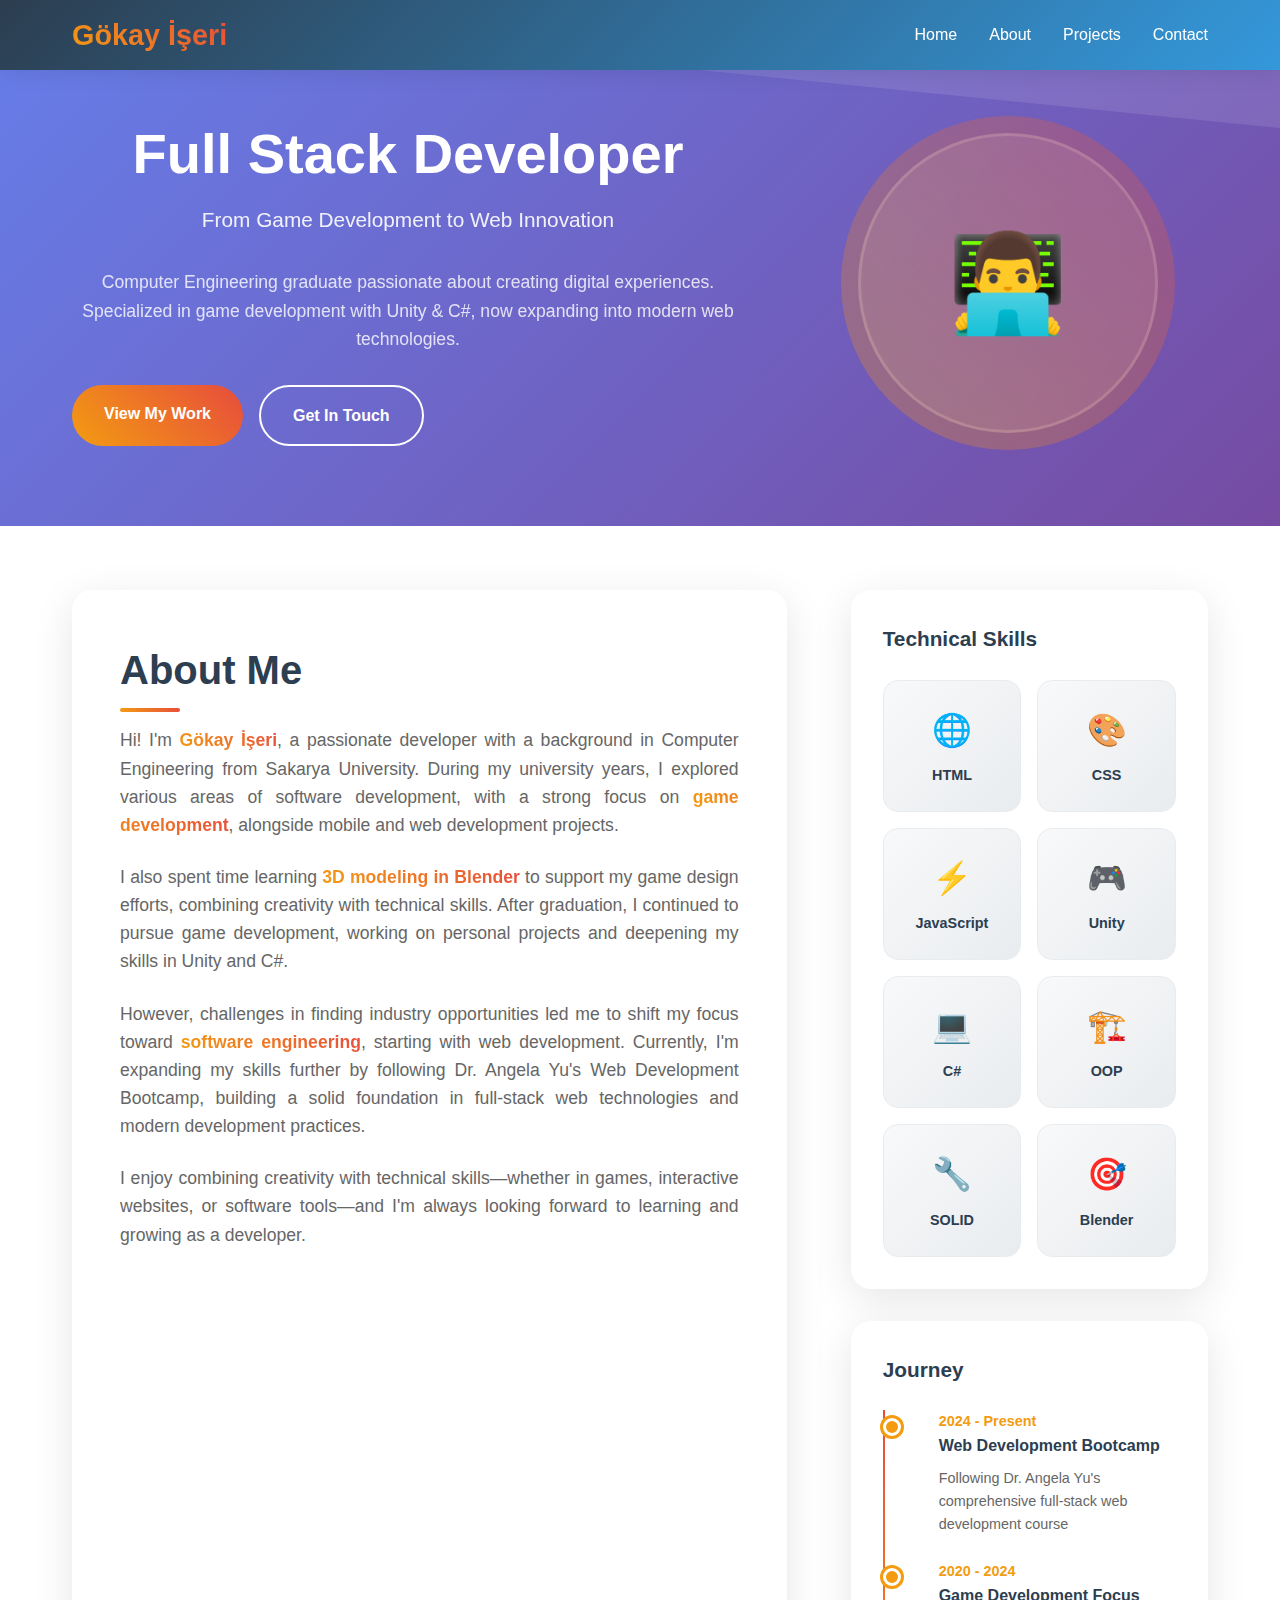
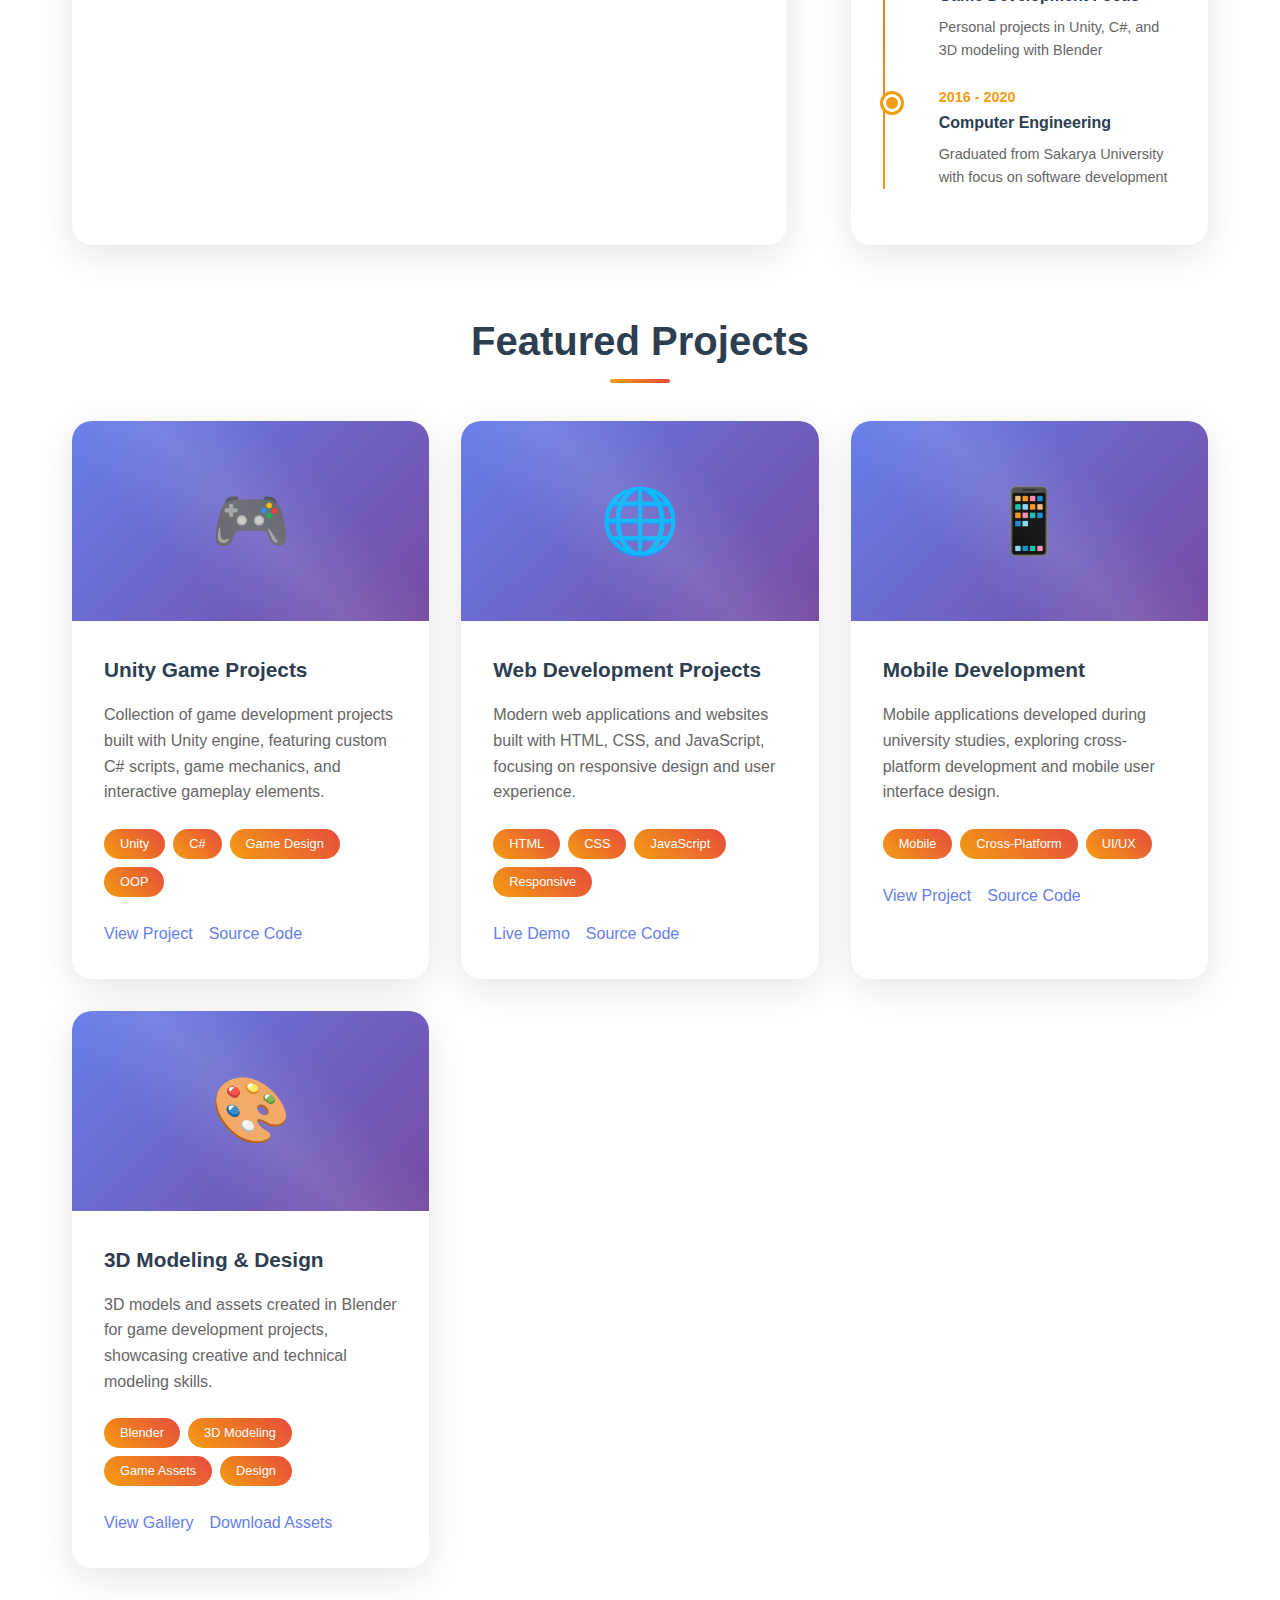
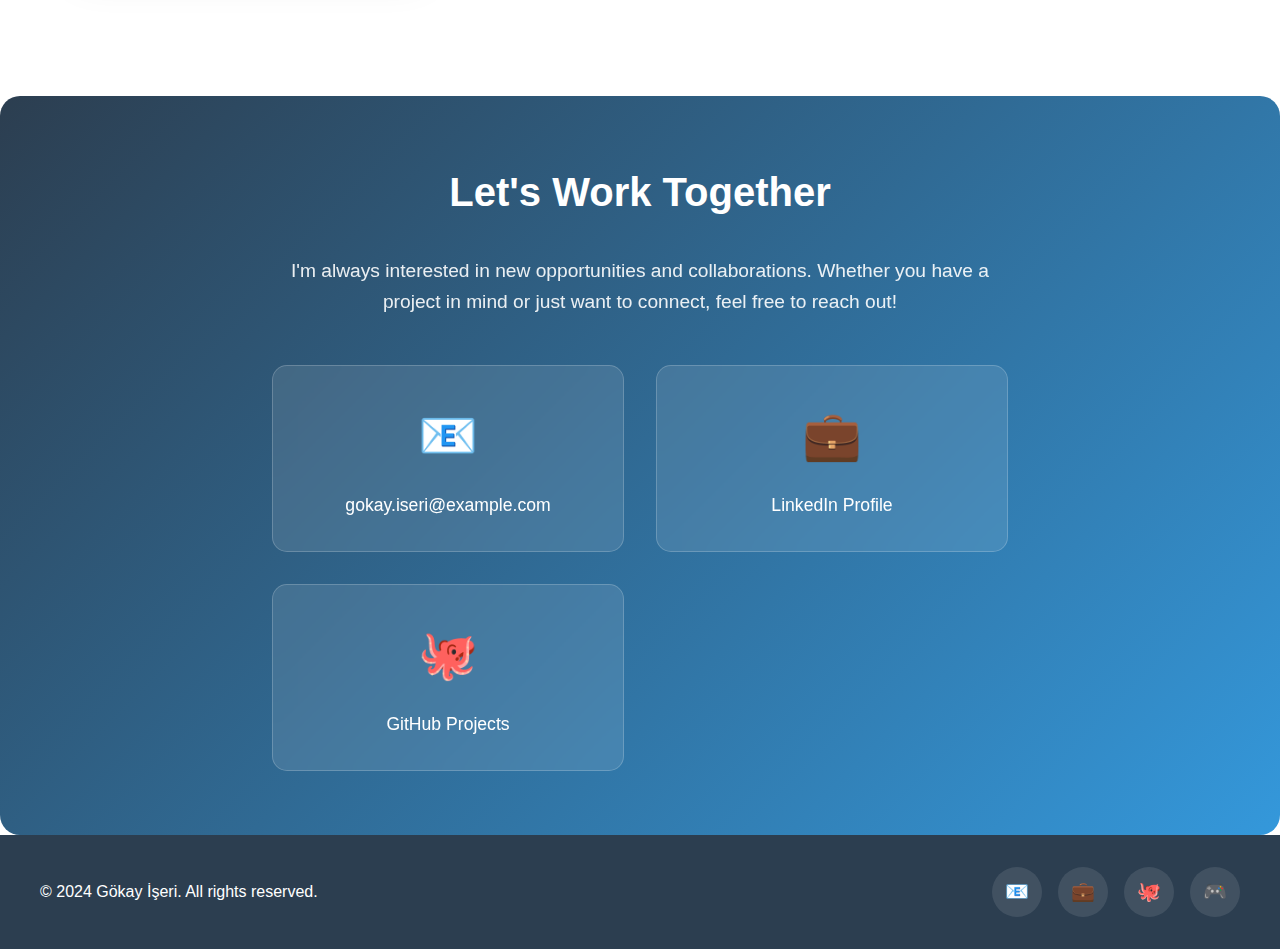
<file: example.html>
<!DOCTYPE html>
<html lang="en">
  <head>
    <meta charset="UTF-8" />
    <meta name="viewport" content="width=device-width, initial-scale=1.0" />
    <title>Gökay İşeri - Full Stack Developer</title>
    <style>
      * {
        margin: 0;
        padding: 0;
        box-sizing: border-box;
      }

      body {
        font-family: "Segoe UI", Tahoma, Geneva, Verdana, sans-serif;
        line-height: 1.6;
        color: #333;
        overflow-x: hidden;
      }

      /* Header with sticky navigation */
      header {
        background: linear-gradient(135deg, #2c3e50 0%, #3498db 100%);
        color: white;
        position: fixed;
        width: 100%;
        top: 0;
        z-index: 1000;
        box-shadow: 0 2px 20px rgba(0, 0, 0, 0.1);
      }

      .nav-container {
        max-width: 1200px;
        margin: 0 auto;
        padding: 0 2rem;
        display: flex;
        justify-content: space-between;
        align-items: center;
        height: 70px;
      }

      .logo {
        font-size: 1.8rem;
        font-weight: bold;
        background: linear-gradient(45deg, #f39c12, #e74c3c);
        -webkit-background-clip: text;
        -webkit-text-fill-color: transparent;
        background-clip: text;
      }

      nav ul {
        display: flex;
        list-style: none;
        gap: 2rem;
      }

      nav a {
        color: white;
        text-decoration: none;
        font-weight: 500;
        transition: all 0.3s ease;
        position: relative;
      }

      nav a::after {
        content: "";
        position: absolute;
        bottom: -5px;
        left: 0;
        width: 0;
        height: 2px;
        background: #f39c12;
        transition: width 0.3s ease;
      }

      nav a:hover::after {
        width: 100%;
      }

      /* Hero Section */
      .hero {
        background: linear-gradient(135deg, #667eea 0%, #764ba2 100%);
        color: white;
        padding: 120px 0 80px;
        text-align: center;
        position: relative;
        overflow: hidden;
      }

      .hero::before {
        content: "";
        position: absolute;
        top: 0;
        left: 0;
        right: 0;
        bottom: 0;
        background: url('data:image/svg+xml,<svg xmlns="http://www.w3.org/2000/svg" viewBox="0 0 1000 100" fill="rgba(255,255,255,0.1)"><polygon points="0,0 1000,100 1000,0"/></svg>');
        background-size: cover;
      }

      .hero-content {
        max-width: 1200px;
        margin: 0 auto;
        padding: 0 2rem;
        display: grid;
        grid-template-columns: 1fr 400px;
        gap: 4rem;
        align-items: center;
        position: relative;
        z-index: 1;
      }

      .hero-text h1 {
        font-size: 3.5rem;
        margin-bottom: 1rem;
        font-weight: 700;
        line-height: 1.2;
      }

      .hero-text .subtitle {
        font-size: 1.3rem;
        margin-bottom: 2rem;
        opacity: 0.9;
        font-weight: 300;
      }

      .hero-text p {
        font-size: 1.1rem;
        margin-bottom: 2rem;
        opacity: 0.8;
      }

      .cta-buttons {
        display: flex;
        gap: 1rem;
        flex-wrap: wrap;
      }

      .btn {
        padding: 1rem 2rem;
        border: none;
        border-radius: 50px;
        font-weight: 600;
        text-decoration: none;
        display: inline-block;
        transition: all 0.3s ease;
        cursor: pointer;
      }

      .btn-primary {
        background: linear-gradient(45deg, #f39c12, #e74c3c);
        color: white;
      }

      .btn-primary:hover {
        transform: translateY(-2px);
        box-shadow: 0 10px 30px rgba(243, 156, 18, 0.4);
      }

      .btn-secondary {
        background: transparent;
        color: white;
        border: 2px solid white;
      }

      .btn-secondary:hover {
        background: white;
        color: #667eea;
      }

      .hero-visual {
        display: flex;
        align-items: center;
        justify-content: center;
        position: relative;
      }

      .hero-avatar {
        width: 300px;
        height: 300px;
        border-radius: 50%;
        background: rgba(255, 255, 255, 0.1);
        backdrop-filter: blur(10px);
        display: flex;
        align-items: center;
        justify-content: center;
        font-size: 6rem;
        border: 3px solid rgba(255, 255, 255, 0.2);
        position: relative;
      }

      .hero-avatar::before {
        content: "";
        position: absolute;
        top: -20px;
        left: -20px;
        right: -20px;
        bottom: -20px;
        border-radius: 50%;
        background: linear-gradient(45deg, #f39c12, #e74c3c);
        z-index: -1;
        animation: rotate 20s linear infinite;
        opacity: 0.3;
      }

      @keyframes rotate {
        0% {
          transform: rotate(0deg);
        }
        100% {
          transform: rotate(360deg);
        }
      }

      /* Main content layout */
      main {
        max-width: 1200px;
        margin: 0 auto;
        padding: 4rem 2rem;
      }

      /* About Section */
      .about {
        display: grid;
        grid-template-columns: 2fr 1fr;
        gap: 4rem;
        margin-bottom: 4rem;
      }

      .about-content {
        background: white;
        padding: 3rem;
        border-radius: 20px;
        box-shadow: 0 10px 40px rgba(0, 0, 0, 0.1);
      }

      .about-content h2 {
        color: #2c3e50;
        font-size: 2.5rem;
        margin-bottom: 1.5rem;
        position: relative;
      }

      .about-content h2::after {
        content: "";
        position: absolute;
        bottom: -10px;
        left: 0;
        width: 60px;
        height: 4px;
        background: linear-gradient(45deg, #f39c12, #e74c3c);
        border-radius: 2px;
      }

      .about-content p {
        font-size: 1.1rem;
        margin-bottom: 1.5rem;
        color: #666;
        text-align: justify;
      }

      .about-content .highlight {
        background: linear-gradient(45deg, #f39c12, #e74c3c);
        -webkit-background-clip: text;
        -webkit-text-fill-color: transparent;
        background-clip: text;
        font-weight: 600;
      }

      /* Skills sidebar */
      .skills-sidebar {
        display: flex;
        flex-direction: column;
        gap: 2rem;
      }

      .skills-section {
        background: white;
        padding: 2rem;
        border-radius: 20px;
        box-shadow: 0 10px 40px rgba(0, 0, 0, 0.1);
      }

      .skills-section h3 {
        color: #2c3e50;
        margin-bottom: 1.5rem;
        font-size: 1.3rem;
      }

      .skills-grid {
        display: grid;
        grid-template-columns: repeat(auto-fit, minmax(120px, 1fr));
        gap: 1rem;
      }

      .skill-item {
        background: linear-gradient(135deg, #f8f9fa 0%, #e9ecef 100%);
        padding: 1.5rem 1rem;
        border-radius: 15px;
        text-align: center;
        transition: all 0.3s ease;
        border: 1px solid #e9ecef;
      }

      .skill-item:hover {
        transform: translateY(-5px);
        box-shadow: 0 10px 30px rgba(0, 0, 0, 0.1);
        border-color: #f39c12;
      }

      .skill-icon {
        font-size: 2rem;
        margin-bottom: 0.5rem;
      }

      .skill-name {
        font-weight: 600;
        color: #2c3e50;
        font-size: 0.9rem;
      }

      .experience-timeline {
        list-style: none;
        position: relative;
        padding-left: 1.5rem;
      }

      .experience-timeline::before {
        content: "";
        position: absolute;
        left: 0;
        top: 0;
        bottom: 0;
        width: 2px;
        background: linear-gradient(45deg, #f39c12, #e74c3c);
      }

      .timeline-item {
        position: relative;
        margin-bottom: 1.5rem;
        padding-left: 2rem;
      }

      .timeline-item::before {
        content: "";
        position: absolute;
        left: -1.5rem;
        top: 0.5rem;
        width: 12px;
        height: 12px;
        background: #f39c12;
        border-radius: 50%;
        border: 3px solid white;
        box-shadow: 0 0 0 3px #f39c12;
      }

      .timeline-year {
        color: #f39c12;
        font-weight: 600;
        font-size: 0.9rem;
      }

      .timeline-title {
        color: #2c3e50;
        font-weight: 600;
        margin-bottom: 0.5rem;
      }

      .timeline-desc {
        color: #666;
        font-size: 0.9rem;
      }

      /* Projects Section */
      .projects {
        margin-top: 4rem;
      }

      .projects h2 {
        color: #2c3e50;
        font-size: 2.5rem;
        text-align: center;
        margin-bottom: 3rem;
        position: relative;
      }

      .projects h2::after {
        content: "";
        position: absolute;
        bottom: -10px;
        left: 50%;
        transform: translateX(-50%);
        width: 60px;
        height: 4px;
        background: linear-gradient(45deg, #f39c12, #e74c3c);
        border-radius: 2px;
      }

      .projects-grid {
        display: grid;
        grid-template-columns: repeat(auto-fit, minmax(350px, 1fr));
        gap: 2rem;
      }

      .project-card {
        background: white;
        border-radius: 20px;
        overflow: hidden;
        box-shadow: 0 10px 40px rgba(0, 0, 0, 0.1);
        transition: all 0.3s ease;
        position: relative;
      }

      .project-card:hover {
        transform: translateY(-10px);
        box-shadow: 0 20px 60px rgba(0, 0, 0, 0.15);
      }

      .project-image {
        height: 200px;
        background: linear-gradient(135deg, #667eea 0%, #764ba2 100%);
        display: flex;
        align-items: center;
        justify-content: center;
        color: white;
        font-size: 4rem;
        position: relative;
        overflow: hidden;
      }

      .project-image::before {
        content: "";
        position: absolute;
        top: 0;
        left: 0;
        right: 0;
        bottom: 0;
        background: linear-gradient(
          45deg,
          transparent 30%,
          rgba(255, 255, 255, 0.1) 50%,
          transparent 70%
        );
        animation: shimmer 3s infinite;
      }

      @keyframes shimmer {
        0% {
          transform: translateX(-100%);
        }
        100% {
          transform: translateX(100%);
        }
      }

      .project-content {
        padding: 2rem;
      }

      .project-title {
        color: #2c3e50;
        font-size: 1.3rem;
        margin-bottom: 1rem;
        font-weight: 600;
      }

      .project-description {
        color: #666;
        margin-bottom: 1.5rem;
        line-height: 1.6;
      }

      .project-tags {
        display: flex;
        flex-wrap: wrap;
        gap: 0.5rem;
        margin-bottom: 1.5rem;
      }

      .tag {
        background: linear-gradient(45deg, #f39c12, #e74c3c);
        color: white;
        padding: 0.3rem 1rem;
        border-radius: 20px;
        font-size: 0.8rem;
        font-weight: 500;
      }

      .project-links {
        display: flex;
        gap: 1rem;
      }

      .project-link {
        color: #667eea;
        text-decoration: none;
        font-weight: 500;
        transition: color 0.3s ease;
      }

      .project-link:hover {
        color: #f39c12;
      }

      /* Contact Section */
      .contact {
        background: linear-gradient(135deg, #2c3e50 0%, #3498db 100%);
        color: white;
        padding: 4rem 0;
        margin-top: 4rem;
        border-radius: 20px;
      }

      .contact-content {
        max-width: 800px;
        margin: 0 auto;
        padding: 0 2rem;
        text-align: center;
      }

      .contact h2 {
        font-size: 2.5rem;
        margin-bottom: 2rem;
      }

      .contact p {
        font-size: 1.2rem;
        margin-bottom: 3rem;
        opacity: 0.9;
      }

      .contact-grid {
        display: grid;
        grid-template-columns: repeat(auto-fit, minmax(250px, 1fr));
        gap: 2rem;
        margin-top: 2rem;
      }

      .contact-item {
        background: rgba(255, 255, 255, 0.1);
        padding: 2rem;
        border-radius: 15px;
        backdrop-filter: blur(10px);
        border: 1px solid rgba(255, 255, 255, 0.2);
      }

      .contact-icon {
        font-size: 3rem;
        margin-bottom: 1rem;
      }

      .contact-info {
        font-size: 1.1rem;
        font-weight: 500;
      }

      /* Footer */
      footer {
        background: #2c3e50;
        color: white;
        text-align: center;
        padding: 2rem;
      }

      .footer-content {
        max-width: 1200px;
        margin: 0 auto;
        display: flex;
        justify-content: space-between;
        align-items: center;
        flex-wrap: wrap;
      }

      .social-links {
        display: flex;
        gap: 1rem;
      }

      .social-link {
        width: 50px;
        height: 50px;
        border-radius: 50%;
        background: rgba(255, 255, 255, 0.1);
        display: flex;
        align-items: center;
        justify-content: center;
        color: white;
        text-decoration: none;
        font-size: 1.2rem;
        transition: all 0.3s ease;
      }

      .social-link:hover {
        background: linear-gradient(45deg, #f39c12, #e74c3c);
        transform: translateY(-3px);
      }

      /* Responsive Design */
      @media (max-width: 768px) {
        .nav-container {
          flex-direction: column;
          height: auto;
          padding: 1rem 2rem;
        }

        nav ul {
          margin-top: 1rem;
          flex-wrap: wrap;
          justify-content: center;
        }

        .hero {
          padding: 140px 0 60px;
        }

        .hero-content {
          grid-template-columns: 1fr;
          text-align: center;
          gap: 2rem;
        }

        .hero-text h1 {
          font-size: 2.5rem;
        }

        .hero-avatar {
          width: 200px;
          height: 200px;
          font-size: 4rem;
        }

        .about {
          grid-template-columns: 1fr;
          gap: 2rem;
        }

        .about-content,
        .skills-section {
          padding: 2rem;
        }

        .projects-grid {
          grid-template-columns: 1fr;
        }

        .contact-grid {
          grid-template-columns: 1fr;
        }

        .footer-content {
          flex-direction: column;
          gap: 1rem;
        }

        .cta-buttons {
          justify-content: center;
        }
      }
    </style>
  </head>
  <body>
    <header>
      <div class="nav-container">
        <div class="logo">Gökay İşeri</div>
        <nav>
          <ul>
            <li><a href="#home">Home</a></li>
            <li><a href="#about">About</a></li>
            <li><a href="#projects">Projects</a></li>
            <li><a href="#contact">Contact</a></li>
          </ul>
        </nav>
      </div>
    </header>

    <section class="hero" id="home">
      <div class="hero-content">
        <div class="hero-text">
          <h1>Full Stack Developer</h1>
          <p class="subtitle">From Game Development to Web Innovation</p>
          <p>
            Computer Engineering graduate passionate about creating digital
            experiences. Specialized in game development with Unity & C#, now
            expanding into modern web technologies.
          </p>
          <div class="cta-buttons">
            <a href="#projects" class="btn btn-primary">View My Work</a>
            <a href="#contact" class="btn btn-secondary">Get In Touch</a>
          </div>
        </div>
        <div class="hero-visual">
          <div class="hero-avatar">👨‍💻</div>
        </div>
      </div>
    </section>

    <main>
      <section class="about" id="about">
        <div class="about-content">
          <h2>About Me</h2>
          <p>
            Hi! I'm <span class="highlight">Gökay İşeri</span>, a passionate
            developer with a background in Computer Engineering from Sakarya
            University. During my university years, I explored various areas of
            software development, with a strong focus on
            <span class="highlight">game development</span>, alongside mobile
            and web development projects.
          </p>

          <p>
            I also spent time learning
            <span class="highlight">3D modeling in Blender</span> to support my
            game design efforts, combining creativity with technical skills.
            After graduation, I continued to pursue game development, working on
            personal projects and deepening my skills in Unity and C#.
          </p>

          <p>
            However, challenges in finding industry opportunities led me to
            shift my focus toward
            <span class="highlight">software engineering</span>, starting with
            web development. Currently, I'm expanding my skills further by
            following Dr. Angela Yu's Web Development Bootcamp, building a solid
            foundation in full-stack web technologies and modern development
            practices.
          </p>

          <p>
            I enjoy combining creativity with technical skills—whether in games,
            interactive websites, or software tools—and I'm always looking
            forward to learning and growing as a developer.
          </p>
        </div>

        <div class="skills-sidebar">
          <div class="skills-section">
            <h3>Technical Skills</h3>
            <div class="skills-grid">
              <div class="skill-item">
                <div class="skill-icon">🌐</div>
                <div class="skill-name">HTML</div>
              </div>
              <div class="skill-item">
                <div class="skill-icon">🎨</div>
                <div class="skill-name">CSS</div>
              </div>
              <div class="skill-item">
                <div class="skill-icon">⚡</div>
                <div class="skill-name">JavaScript</div>
              </div>
              <div class="skill-item">
                <div class="skill-icon">🎮</div>
                <div class="skill-name">Unity</div>
              </div>
              <div class="skill-item">
                <div class="skill-icon">💻</div>
                <div class="skill-name">C#</div>
              </div>
              <div class="skill-item">
                <div class="skill-icon">🏗️</div>
                <div class="skill-name">OOP</div>
              </div>
              <div class="skill-item">
                <div class="skill-icon">🔧</div>
                <div class="skill-name">SOLID</div>
              </div>
              <div class="skill-item">
                <div class="skill-icon">🎯</div>
                <div class="skill-name">Blender</div>
              </div>
            </div>
          </div>

          <div class="skills-section">
            <h3>Journey</h3>
            <ul class="experience-timeline">
              <li class="timeline-item">
                <div class="timeline-year">2024 - Present</div>
                <div class="timeline-title">Web Development Bootcamp</div>
                <div class="timeline-desc">
                  Following Dr. Angela Yu's comprehensive full-stack web
                  development course
                </div>
              </li>
              <li class="timeline-item">
                <div class="timeline-year">2020 - 2024</div>
                <div class="timeline-title">Game Development Focus</div>
                <div class="timeline-desc">
                  Personal projects in Unity, C#, and 3D modeling with Blender
                </div>
              </li>
              <li class="timeline-item">
                <div class="timeline-year">2016 - 2020</div>
                <div class="timeline-title">Computer Engineering</div>
                <div class="timeline-desc">
                  Graduated from Sakarya University with focus on software
                  development
                </div>
              </li>
            </ul>
          </div>
        </div>
      </section>

      <section class="projects" id="projects">
        <h2>Featured Projects</h2>
        <div class="projects-grid">
          <article class="project-card">
            <div class="project-image">🎮</div>
            <div class="project-content">
              <h3 class="project-title">Unity Game Projects</h3>
              <p class="project-description">
                Collection of game development projects built with Unity engine,
                featuring custom C# scripts, game mechanics, and interactive
                gameplay elements.
              </p>
              <div class="project-tags">
                <span class="tag">Unity</span>
                <span class="tag">C#</span>
                <span class="tag">Game Design</span>
                <span class="tag">OOP</span>
              </div>
              <div class="project-links">
                <a href="#" class="project-link">View Project</a>
                <a href="#" class="project-link">Source Code</a>
              </div>
            </div>
          </article>

          <article class="project-card">
            <div class="project-image">🌐</div>
            <div class="project-content">
              <h3 class="project-title">Web Development Projects</h3>
              <p class="project-description">
                Modern web applications and websites built with HTML, CSS, and
                JavaScript, focusing on responsive design and user experience.
              </p>
              <div class="project-tags">
                <span class="tag">HTML</span>
                <span class="tag">CSS</span>
                <span class="tag">JavaScript</span>
                <span class="tag">Responsive</span>
              </div>
              <div class="project-links">
                <a href="#" class="project-link">Live Demo</a>
                <a href="#" class="project-link">Source Code</a>
              </div>
            </div>
          </article>

          <article class="project-card">
            <div class="project-image">📱</div>
            <div class="project-content">
              <h3 class="project-title">Mobile Development</h3>
              <p class="project-description">
                Mobile applications developed during university studies,
                exploring cross-platform development and mobile user interface
                design.
              </p>
              <div class="project-tags">
                <span class="tag">Mobile</span>
                <span class="tag">Cross-Platform</span>
                <span class="tag">UI/UX</span>
              </div>
              <div class="project-links">
                <a href="#" class="project-link">View Project</a>
                <a href="#" class="project-link">Source Code</a>
              </div>
            </div>
          </article>

          <article class="project-card">
            <div class="project-image">🎨</div>
            <div class="project-content">
              <h3 class="project-title">3D Modeling & Design</h3>
              <p class="project-description">
                3D models and assets created in Blender for game development
                projects, showcasing creative and technical modeling skills.
              </p>
              <div class="project-tags">
                <span class="tag">Blender</span>
                <span class="tag">3D Modeling</span>
                <span class="tag">Game Assets</span>
                <span class="tag">Design</span>
              </div>
              <div class="project-links">
                <a href="#" class="project-link">View Gallery</a>
                <a href="#" class="project-link">Download Assets</a>
              </div>
            </div>
          </article>
        </div>
      </section>
    </main>

    <section class="contact" id="contact">
      <div class="contact-content">
        <h2>Let's Work Together</h2>
        <p>
          I'm always interested in new opportunities and collaborations. Whether
          you have a project in mind or just want to connect, feel free to reach
          out!
        </p>

        <div class="contact-grid">
          <div class="contact-item">
            <div class="contact-icon">📧</div>
            <div class="contact-info">gokay.iseri@example.com</div>
          </div>
          <div class="contact-item">
            <div class="contact-icon">💼</div>
            <div class="contact-info">LinkedIn Profile</div>
          </div>
          <div class="contact-item">
            <div class="contact-icon">🐙</div>
            <div class="contact-info">GitHub Projects</div>
          </div>
        </div>
      </div>
    </section>

    <footer>
      <div class="footer-content">
        <div>&copy; 2024 Gökay İşeri. All rights reserved.</div>
        <div class="social-links">
          <a href="#" class="social-link">📧</a>
          <a href="#" class="social-link">💼</a>
          <a href="#" class="social-link">🐙</a>
          <a href="#" class="social-link">🎮</a>
        </div>
      </div>
    </footer>
  </body>
</html>
</file>
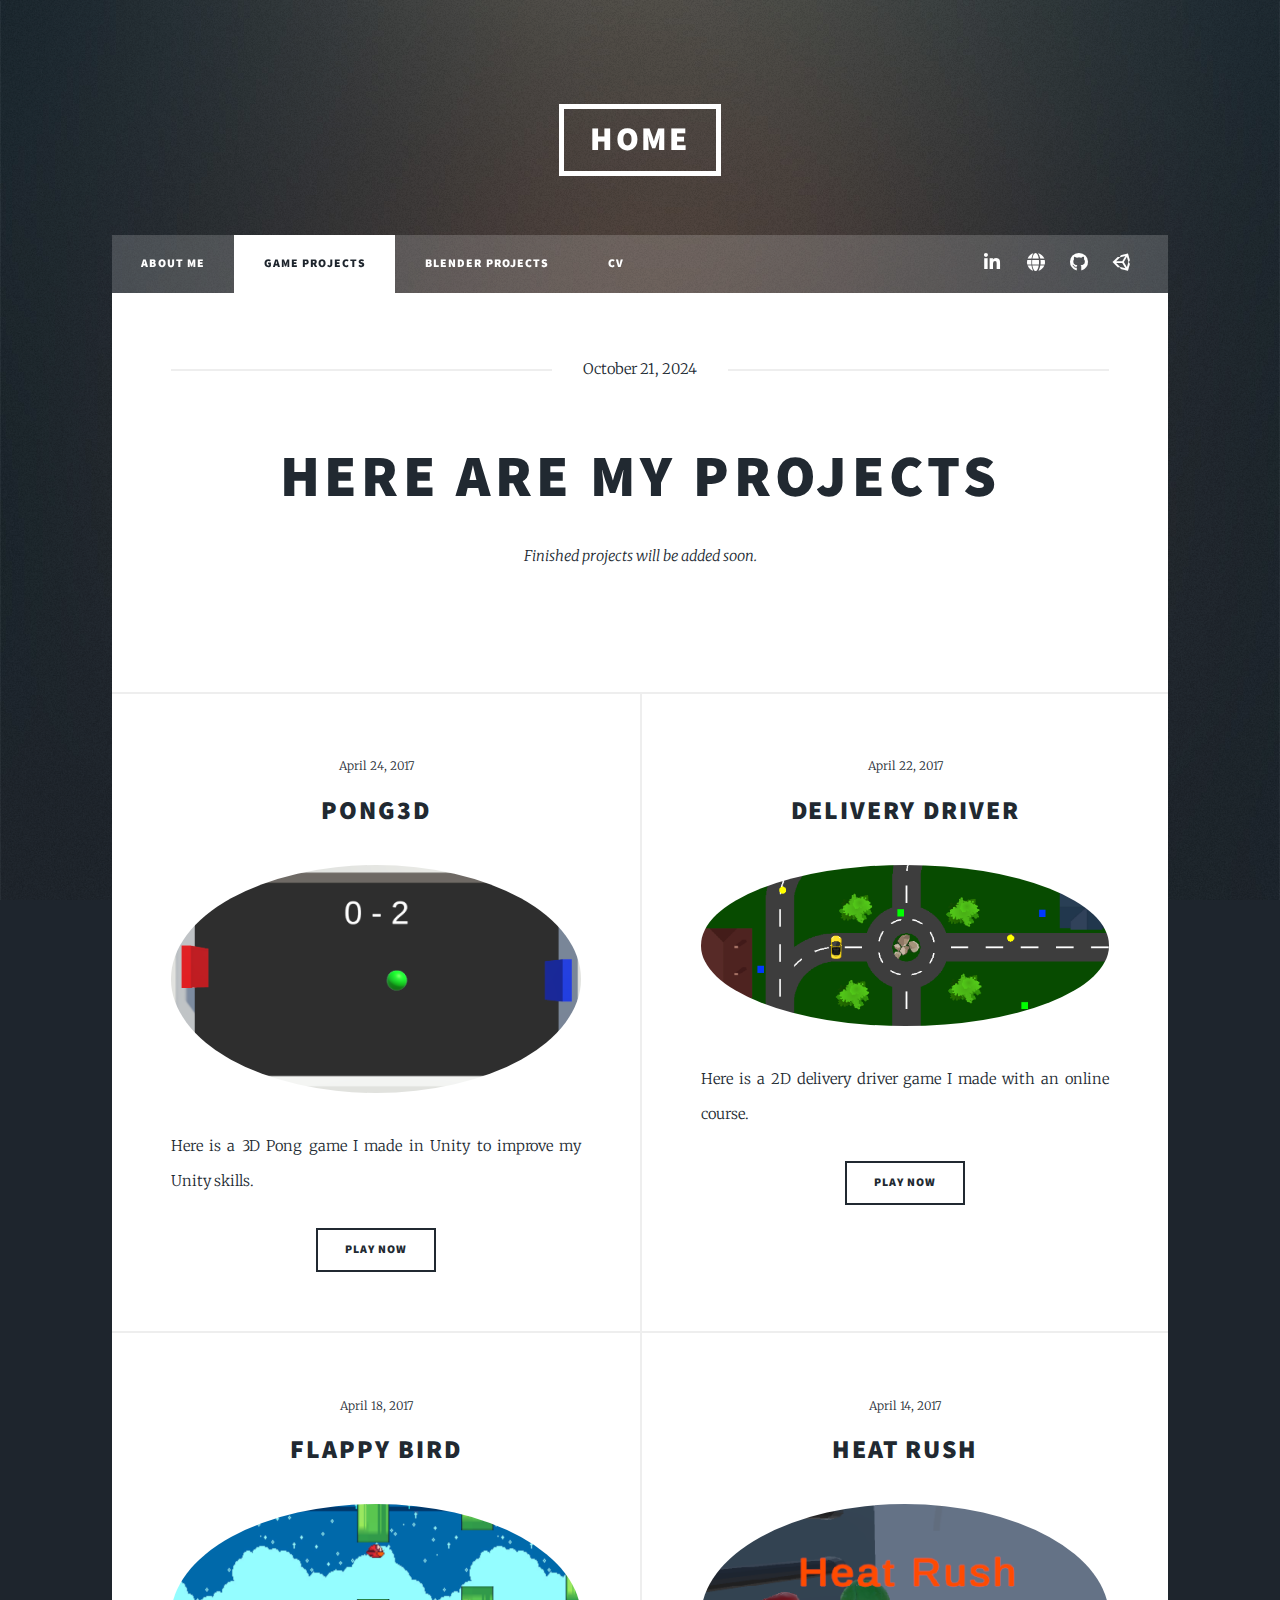
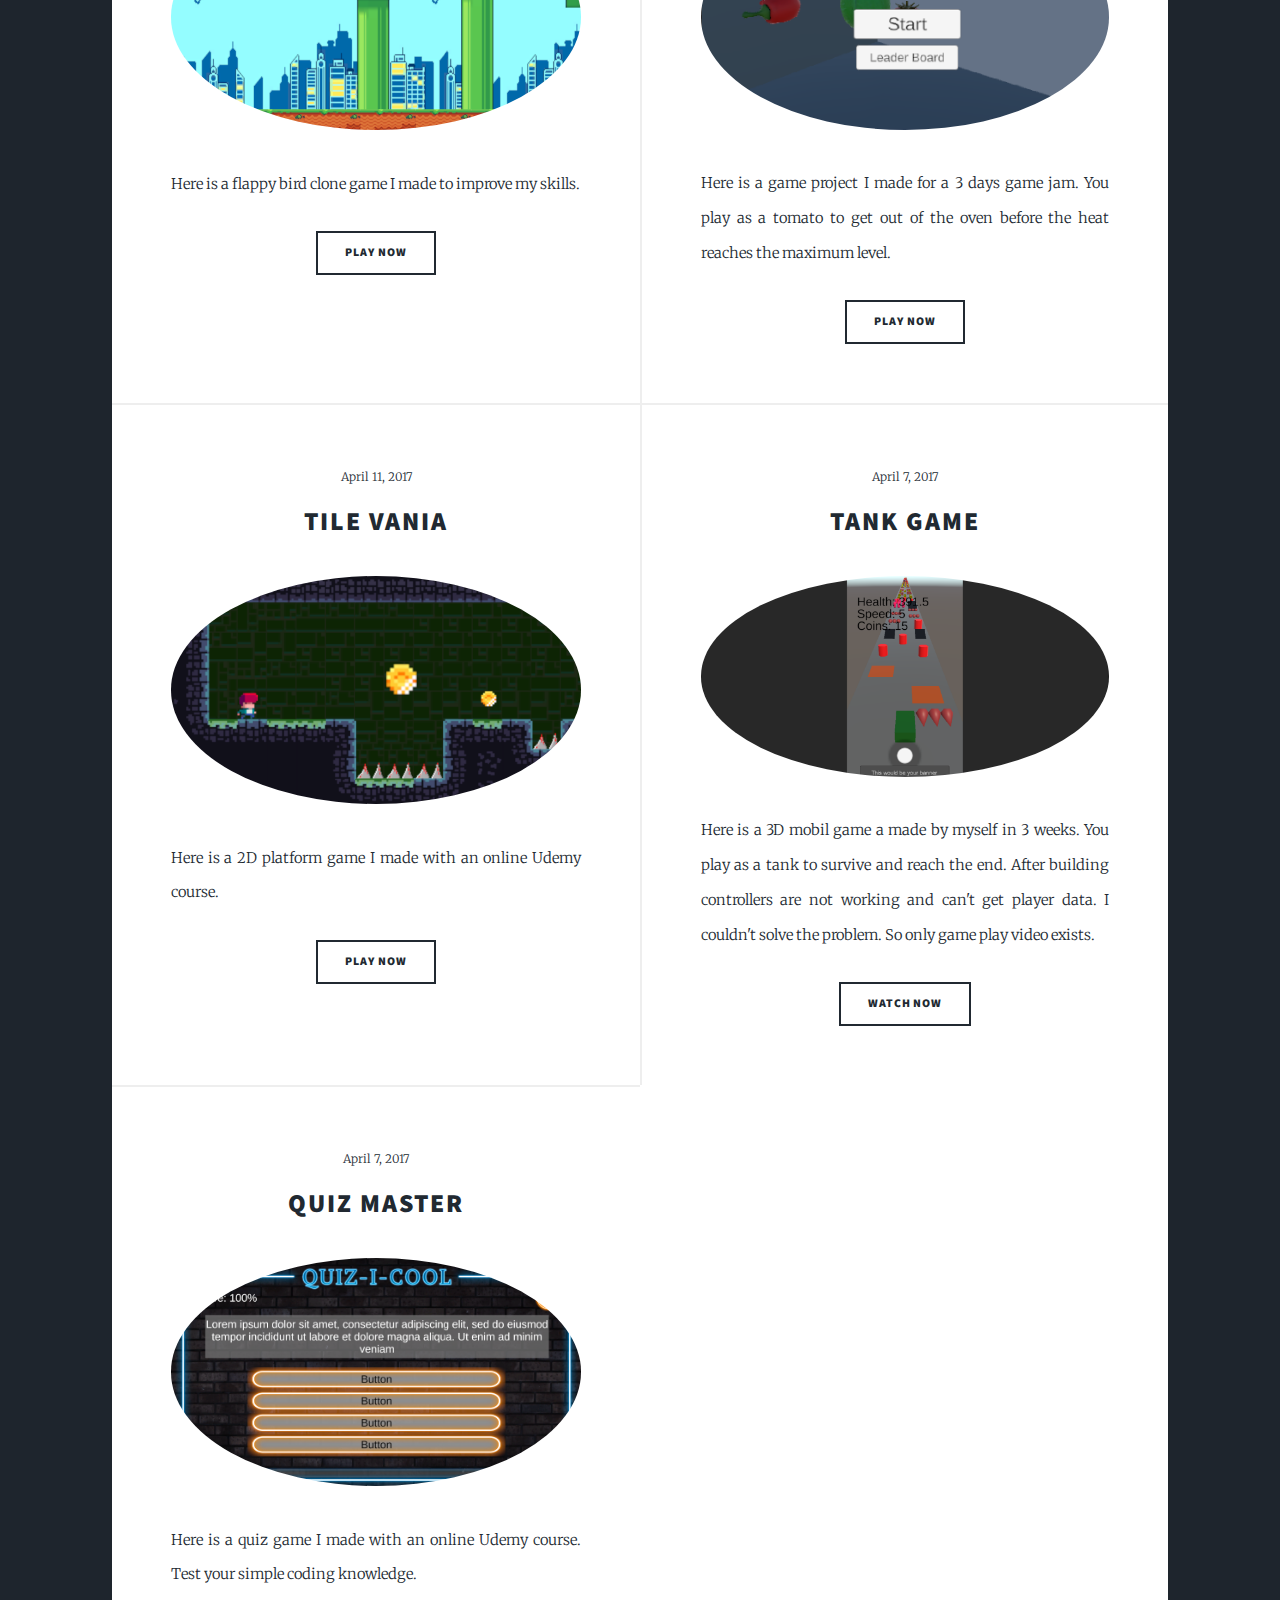
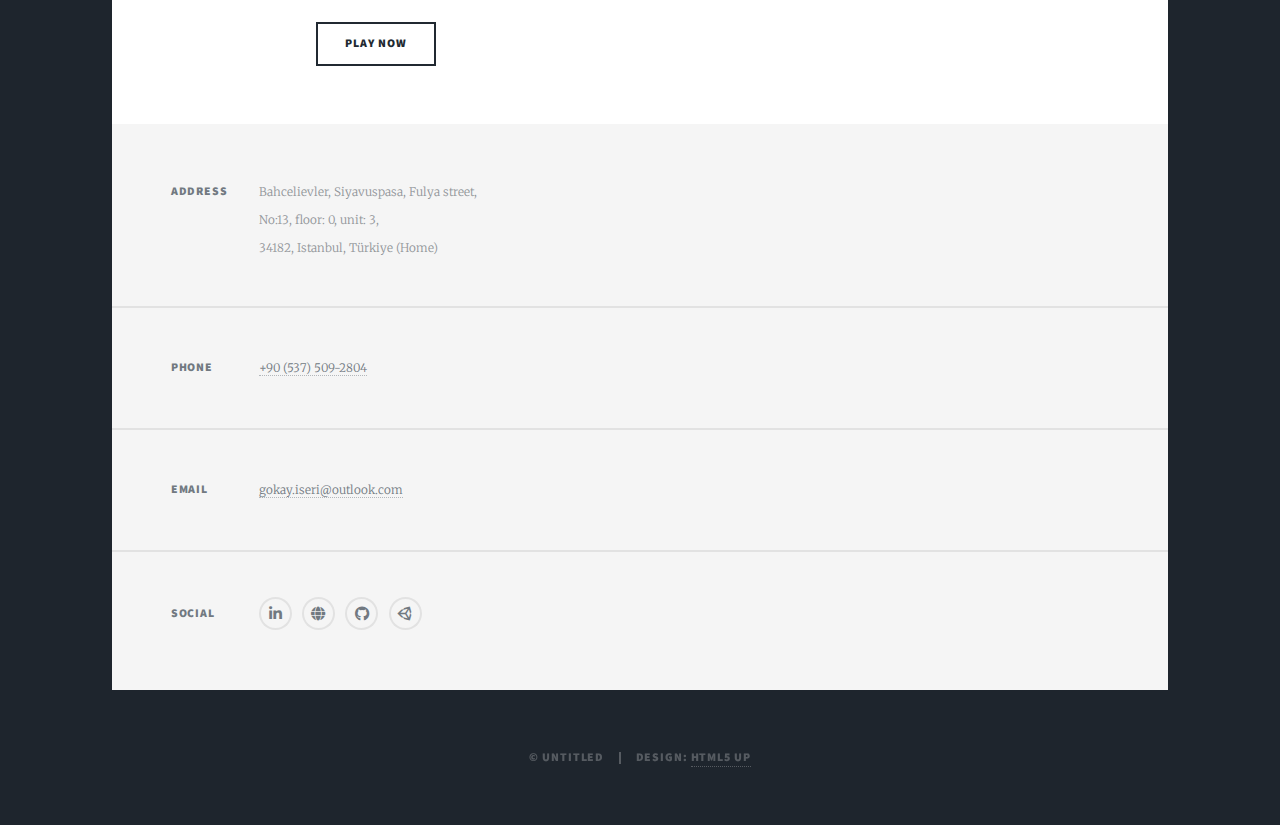
<file: gameProjects.html>
<!DOCTYPE HTML>
<!--
	Massively by HTML5 UP
	html5up.net | @ajlkn
	Free for personal and commercial use under the CCA 3.0 license (html5up.net/license)
-->
<html>
	<head>
		<title>Gokay Iseri</title>
		<meta charset="utf-8" />
		<meta name="viewport" content="width=device-width, initial-scale=1, user-scalable=no" />
		<link rel="stylesheet" href="assets/css/main.css" />
		<noscript><link rel="stylesheet" href="assets/css/noscript.css" /></noscript>
		<style>
			img {
			  border-radius: 50%;
			}
		</style>
	</head>
	<body class="is-preload">

		<!-- Wrapper -->
			<div id="wrapper" class="fade-in">

				<!-- Header -->
					<header id="header">
						<a href="index.html" class="logo">Home</a>
					</header>

				<!-- Nav -->
					<nav id="nav">
						<ul class="links">
							<li><a href="index.html">About me</a></li>
							<li class="active"><a href="gameProjects.html">Game Projects</a></li>
							<li><a href="blenderProjects.html">Blender Projects</a></li>
							<li><a href="cv.html">CV</a></li>
						</ul>
						<ul class="icons">
							<li><a href="https://www.linkedin.com/in/gökay-işeri-601298215/" class="icon brands fa-linkedin-in"><span class="label">Linkedin</span></a></li>
							<li><a href="https://skymooni.github.io" class="icon solid fa-globe"><span class="label">Website</span></a></li>
							<li><a href="https://github.com/SkyMoonI" class="icon brands fa-github"><span class="label">GitHub</span></a></li>
							<li><a href="https://learn.unity.com/u/6671413cedbc2a4bcf0ff4e0/?tab=profile" class="icon brands fa-unity"><span class="label">GitHub</span></a></li>
						</ul>
					</nav>

				<!-- Main -->
				<div id="main">
                    
                    <!-- Featured Post -->
							<article class="post featured">
								<header class="major">
									<span class="date">October 21, 2024</span>
									<h2><a href="#">Here are my projects</a></h2>
									<p>Finished projects will be added soon.</p>
								</header>
							</article>

					<!-- Posts -->
                    <section class="posts">
                        <article>
                            <header>
                                <span class="date">April 24, 2017</span>
                                <h2><a href="https://github.com/SkyMoonI/Pong3D">Pong3D</a></h2>
                            </header>
                            <a href="https://github.com/SkyMoonI/Pong3D" class="image fit"><img src="images/Pong3D_Cover.png" alt="" /></a>
                            <p>Here is a 3D Pong game I made in Unity to improve my Unity skills.</p>
                            <ul class="actions special">
                                <li><a href="https://play.unity.com/en/games/f46882e0-cb73-4551-ba67-558fc8dbe675/pong3d" 
                                    class="button">Play Now</a></li>
                            </ul>
                        </article>
                        <article>
                            <header>
                                <span class="date">April 22, 2017</span>
                                <h2><a href="https://github.com/SkyMoonI/Delivery-Driver">Delivery Driver</a></h2>
                            </header>
                            <a href="https://github.com/SkyMoonI/Delivery-Driver" class="image fit"><img src="images/DeliveryDriver_Cover.png" alt="" /></a>
                            <p>Here is a 2D delivery driver game I made with an online course.</p>
                            <ul class="actions special">
                                <li><a href="https://play.unity.com/en/games/3474c1cd-ae3c-46f3-be07-758fd08bf402/delivery-driver"
                                class="button">Play Now</a></li>
                            </ul>
                        </article>
                        <article>
                            <header>
                                <span class="date">April 18, 2017</span>
                                <h2><a href="https://github.com/SkyMoonI/FlappyBird">Flappy Bird</a></h2>
                            </header>
                            <a href="https://github.com/SkyMoonI/FlappyBird" class="image fit"><img src="images/FlappyBird_Cover.png" alt="" /></a>
                            <p>Here is a flappy bird clone game I made to improve my skills.</p>
                            <ul class="actions special">
                                <li><a href="https://play.unity.com/en/games/bbb0329d-98c4-4e8f-8494-7c1a165708f8/flappy-bird" class="button">Play Now</a></li>
                            </ul>
                        </article>
                        <article>
                            <header>
                                <span class="date">April 14, 2017</span>
                                <h2><a href="https://github.com/SkyMoonI/Heat-Rush">Heat Rush</a></h2>
                            </header>
                            <a href="https://github.com/SkyMoonI/Heat-Rush" class="image fit"><img src="images/HeatRush_Cover.png" alt="" /></a>
                            <p>Here is a game project I made for a 3 days game jam. You play as a tomato to get out 
								of the oven before the heat reaches the maximum level.</p>
                            <ul class="actions special">
                                <li><a href="https://play.unity.com/en/games/1c1de292-5cf5-4167-88b2-f6fdec94e1fa/heat-rush" class="button">Play Now</a></li>
                            </ul>
                        </article>
                        <article>
                            <header>
                                <span class="date">April 11, 2017</span>
                                <h2><a href="https://github.com/SkyMoonI/Tile-Vania">Tile Vania</a></h2>
                            </header>
                            <a href="https://github.com/SkyMoonI/Tile-Vania" class="image fit"><img src="images/TileVania_Cover.png" alt="" /></a>
                            <p>Here is a 2D platform game I made with an online Udemy course.</p>
                            <ul class="actions special">
                                <li><a href="https://play.unity.com/en/games/1dbf2c93-080a-4d3d-ab73-0d41f61f623a/tile-vania" class="button">Play Now</a></li>
                            </ul>
                        </article>
                        <article>
                            <header>
                                <span class="date">April 7, 2017</span>
                                <h2><a href="https://github.com/SkyMoonI/TankGame">Tank Game</a></h2>
                            </header>
                            <a href="https://github.com/SkyMoonI/TankGame" class="image fit"><img src="images/TankGame_Cover.png" alt="" /></a>
                            <p> Here is a 3D mobil game a made by myself in 3 weeks. You play as a tank to survive and 
								reach the end. After building controllers are not working and can't get player data. 
								I couldn't solve the problem. So only game play video exists.</p>
                            <ul class="actions special">
                                <li><a href="https://github.com/SkyMoonI/TankGame/blob/main/README.md" class="button">Watch Now</a></li>
                            </ul>
                        </article>
						<article>
                            <header>
                                <span class="date">April 7, 2017</span>
                                <h2><a href="https://github.com/SkyMoonI/Quiz-Master">Quiz Master</a></h2>
                            </header>
                            <a href="https://github.com/SkyMoonI/Quiz-Master" class="image fit"><img src="images/QuizMaster_Cover.png" alt="" /></a>
                            <p> Here is a quiz game I made with an online Udemy course. Test your simple coding knowledge.</p>
                            <ul class="actions special">
                                <li><a href="https://play.unity.com/en/games/a797d160-80bd-43aa-962e-febf1841436f/quiz-master" class="button">Play Now</a></li>
                            </ul>
                        </article>
                    </section>

				</div>

			<!-- Footer -->
				<footer id="footer">
					<section class="split contact">
						<section class="alt">
							<h3>Address</h3>
							<p>Bahcelievler, Siyavuspasa, Fulya street,  <br />
								No:13, floor: 0, unit: 3, <br />
								34182, Istanbul, Türkiye (Home)</p>
						</section>
						<section>
							<h3>Phone</h3>
							<p><a href="#">+90 (537) 509-2804</a></p>
						</section>
						<section>
							<h3>Email</h3>
							<p><a href="#">gokay.iseri@outlook.com</a></p>
						</section>
						<section>
							<h3>Social</h3>
							<ul class="icons alt">
								<li><a href="https://www.linkedin.com/in/gökay-işeri-601298215/" class="icon brands fa-linkedin-in"><span class="label">Linkedin</span></a></li>
								<li><a href="https://skymooni.github.io" class="icon solid fa-globe"><span class="label">Website</span></a></li>
								<li><a href="https://github.com/SkyMoonI" class="icon brands fa-github"><span class="label">GitHub</span></a></li>
								<li><a href="https://learn.unity.com/u/6671413cedbc2a4bcf0ff4e0/?tab=profile" class="icon brands fa-unity"><span class="label">GitHub</span></a></li>
							</ul>
						</section>
					</section>
				</footer>

			<!-- Copyright -->
				<div id="copyright">
					<ul><li>&copy; Untitled</li><li>Design: <a href="https://html5up.net">HTML5 UP</a></li></ul>
				</div>

		</div>

		<!-- Scripts -->
			<script src="assets/js/jquery.min.js"></script>
			<script src="assets/js/jquery.scrollex.min.js"></script>
			<script src="assets/js/jquery.scrolly.min.js"></script>
			<script src="assets/js/browser.min.js"></script>
			<script src="assets/js/breakpoints.min.js"></script>
			<script src="assets/js/util.js"></script>
			<script src="assets/js/main.js"></script>

	</body>
</html>
</file>
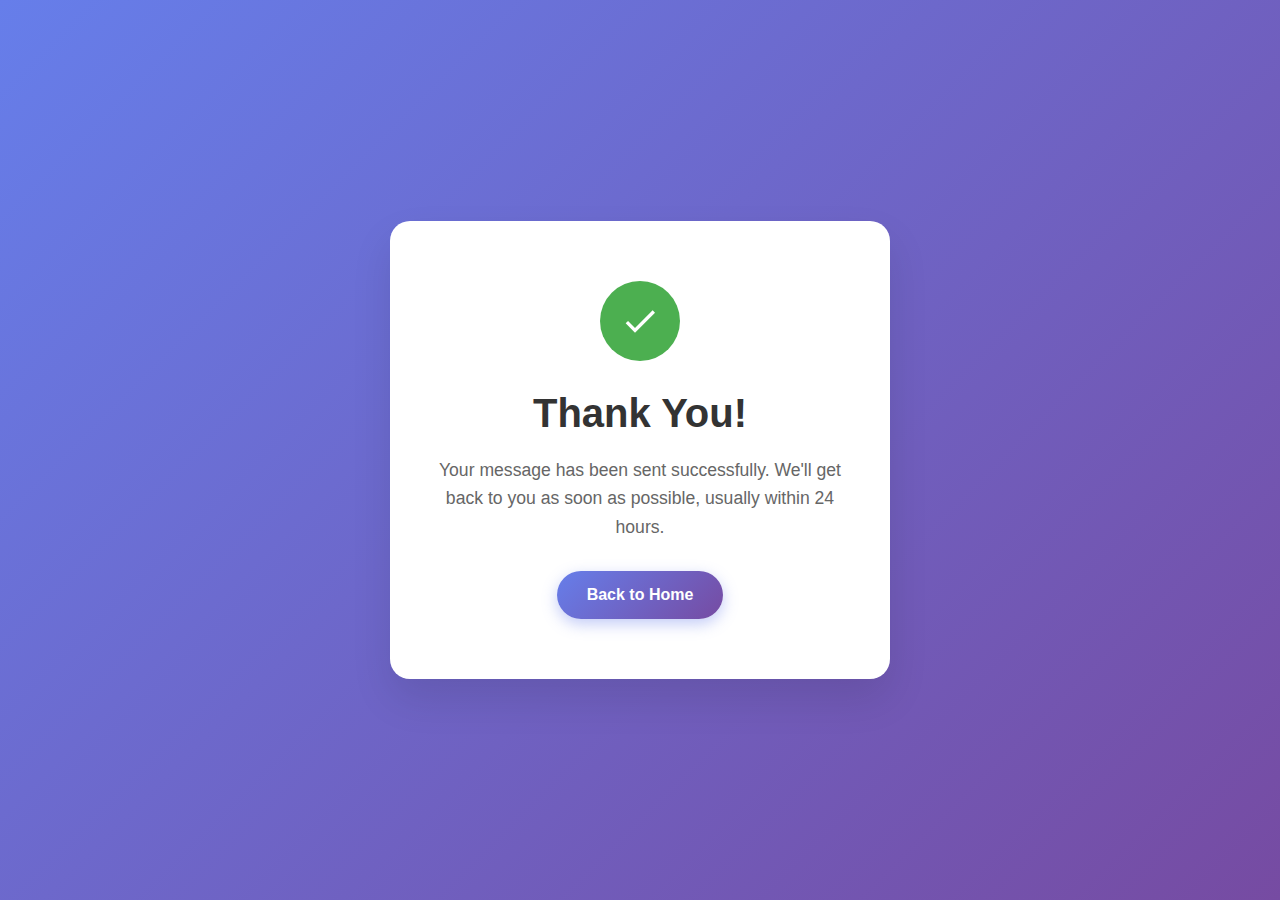
<file: thank-you.html>
<!DOCTYPE html>
<html lang="en">
  <head>
    <meta charset="UTF-8" />
    <meta name="viewport" content="width=device-width, initial-scale=1.0" />
    <title>Thank You - Message Sent</title>

    <link rel="stylesheet" href="./styles/thank-you.css" />
  </head>
  <body>
    <div class="thank-you-container">
      <div class="checkmark">
        <svg viewBox="0 0 24 24">
          <path d="M9 16.17L4.83 12l-1.42 1.41L9 19 21 7l-1.41-1.41z" />
        </svg>
      </div>

      <h1>Thank You!</h1>

      <p>
        Your message has been sent successfully. We'll get back to you as soon
        as possible, usually within 24 hours.
      </p>

      <a href="/" class="back-button">Back to Home</a>
    </div>
  </body>
</html>
</file>
<file: old2/styles/general.css>
h1,
h2,
h3,
h4,
p {
  margin: 0px;
}

h1 {
  font-family: "Pacifico", cursive;
  font-size: 60px;
}

h2 {
  font-family: "Caveat", cursive;
  font-size: 50px;
}

h3 {
  font-family: "Caveat", cursive;
  font-size: 40px;
}

h4 {
  font-family: "Caveat", cursive;
  font-size: 30px;
}

p {
  font-family: "Roboto", sans-serif;
  font-size: 20px;
  color: rgb(78, 78, 78);
}

.container {
  display: flex;
  justify-content: center;
  align-items: center;
  flex-direction: column;
  padding: 100px 60px;
}

body {
  margin: 0px;
}
</file>
<file: old2/styles/navbar.css>
.navbar {
  position: fixed;

  background-color: #fde3e3;
  top: 0;
  left: 0;
  right: 0;

  border-bottom-width: 1px;
  border-bottom-style: solid;
  border-bottom-color: rgb(229, 229, 229);
  box-shadow: 0 2px 2px rgba(0, 0, 0, 0.05);
}

.navbar ul {
  display: flex;
  flex-direction: row;
  flex-wrap: wrap;
  justify-content: center;
  align-items: center;
  gap: 50px;
  margin: 0px;
  padding: 20px;
  list-style-type: none;
}

.navbar a {
  color: #ff6347; /* Change this to any color you like */
  text-decoration: none; /* Removes underline */
  font-size: 20px;
  font-weight: bold;
}
</file>
<file: old2/styles/header.css>
.header {
  background-color: #e3fdfd;
  text-align: center;
  gap: 100px;
  padding-top: 150px;
}
</file>
<file: old2/styles/about-me.css>
.about-me {
  text-align: center;
}
.about-me-background {
  background-color: #e7e3fd;
}
.profile-image {
  width: 200px;
  border-radius: 50%;
  margin-bottom: 50px;
}
.paragraph {
  text-align: left;
}
.paragraph h2 {
  margin-bottom: 50px;
  text-align: center;
}
.paragraph p {
  margin-bottom: 20px;
}

@media (min-width: 1200px) {
  .about-me {
    display: flex;
    flex-direction: row;
    align-items: center;
    justify-content: center;
    gap: 50px;
  }
  .profile-image {
    order: 1;
    width: 300px;
    margin-bottom: 0px;
  }
}
</file>
<file: old2/styles/skills.css>
.skills {
  text-align: center;
}
.skills h3 {
  margin-bottom: 50px;
}
.skills-background {
  background-color: #fdece3;
}
.skills-section {
  display: flex;
  flex-direction: row;
  justify-content: center;
  align-items: center;
  flex-wrap: wrap;
}
.skills-section img {
  height: 50px;
}
.skills-section > div {
  display: flex;
  flex-direction: row;
  align-items: center;
  justify-items: center;
  gap: 10px;
  margin: 20px;
}
</file>
<file: old2/styles/recent-projects.css>
.recent-projects {
  display: flex;
  flex-direction: column;
  align-items: center;
  justify-content: center;
}

.recent-projects h2 {
  margin-bottom: 50px;
}

.recent-projects-background {
  background-color: #e3fdfd;
}

.project {
  display: flex;
  flex-direction: column;
  align-items: center;
  justify-content: center;
  gap: 20px;
  width: 100%;
  margin-bottom: 50px;
}
.recent-projects img {
  height: 300px;
  width: 500px;
  border-radius: 20px;
  object-fit: cover;
  object-position: center;
  box-shadow: 0px 0px 10px 0px rgba(0, 0, 0, 0.5);
}
@media (min-width: 1200px) {
  .projects-section {
    display: flex;
    flex-direction: row;
    justify-content: center;
    align-items: center;
    gap: 50px;
  }
  .recent-projects img {
    height: 250px;
    width: 100%;
  }
}

@media (max-width: 530px) {
  .recent-projects img {
    height: 250px;
    width: 100%;
  }
}
</file>
<file: old2/styles/contact-me.css>
.contact-me {
  display: flex;
  flex-direction: column;
  align-items: center;
  justify-content: center;
  text-align: center;
  gap: 50px;
}

.contact-me-background {
  background-color: #e3fdf1;
}

.contact-me img {
  height: 50px;
  width: 55px;
  object-fit: cover;
  object-position: center;
}

.contact-me-section {
  display: flex;
  flex-direction: row;
  align-items: center;
  justify-content: center;
  gap: 50px;
}
</file>
<file: old2/styles/footer.css>
footer {
  background-color: rgb(35, 35, 35);
  text-align: center;
  padding: 10px;
}

footer p {
  color: rgb(226, 226, 226);
}
</file>
<file: styles/thank-you.css>
* {
  margin: 0;
  padding: 0;
  box-sizing: border-box;
}

body {
  font-family: -apple-system, BlinkMacSystemFont, "Segoe UI", Roboto, Oxygen,
    Ubuntu, Cantarell, sans-serif;
  background: linear-gradient(135deg, #667eea 0%, #764ba2 100%);
  min-height: 100vh;
  display: flex;
  align-items: center;
  justify-content: center;
  padding: 20px;
}

.thank-you-container {
  background: white;
  border-radius: 20px;
  box-shadow: 0 20px 40px rgba(0, 0, 0, 0.1);
  padding: 60px 40px;
  text-align: center;
  max-width: 500px;
  width: 100%;
  animation: fadeInUp 0.8s ease-out;
}

@keyframes fadeInUp {
  from {
    opacity: 0;
    transform: translateY(30px);
  }
  to {
    opacity: 1;
    transform: translateY(0);
  }
}

.checkmark {
  width: 80px;
  height: 80px;
  border-radius: 50%;
  background: #4caf50;
  margin: 0 auto 30px;
  display: flex;
  align-items: center;
  justify-content: center;
  animation: scaleIn 0.5s ease-out 0.3s both;
}

@keyframes scaleIn {
  from {
    transform: scale(0);
  }
  to {
    transform: scale(1);
  }
}

.checkmark svg {
  width: 40px;
  height: 40px;
  fill: white;
}

h1 {
  font-size: 2.5rem;
  color: #333;
  margin-bottom: 20px;
  font-weight: 700;
}

p {
  font-size: 1.1rem;
  color: #666;
  line-height: 1.6;
  margin-bottom: 30px;
}

.back-button {
  display: inline-block;
  background: linear-gradient(135deg, #667eea 0%, #764ba2 100%);
  color: white;
  padding: 15px 30px;
  border-radius: 50px;
  text-decoration: none;
  font-weight: 600;
  transition: transform 0.3s ease, box-shadow 0.3s ease;
  box-shadow: 0 5px 15px rgba(102, 126, 234, 0.4);
}

.back-button:hover {
  transform: translateY(-2px);
  box-shadow: 0 8px 25px rgba(102, 126, 234, 0.6);
}

.back-button:active {
  transform: translateY(0);
}

@media (max-width: 600px) {
  .thank-you-container {
    padding: 40px 20px;
  }

  h1 {
    font-size: 2rem;
  }

  p {
    font-size: 1rem;
  }
}
</file>
<file: assets/css/main.css>
@import url(fontawesome-all.min.css);
@import url("https://fonts.googleapis.com/css?family=Merriweather:300,700,300italic,700italic|Source+Sans+Pro:900");

/*
	Massively by HTML5 UP
	html5up.net | @ajlkn
	Free for personal and commercial use under the CCA 3.0 license (html5up.net/license)
*/

html, body, div, span, applet, object,
iframe, h1, h2, h3, h4, h5, h6, p, blockquote,
pre, a, abbr, acronym, address, big, cite,
code, del, dfn, em, img, ins, kbd, q, s, samp,
small, strike, strong, sub, sup, tt, var, b,
u, i, center, dl, dt, dd, ol, ul, li, fieldset,
form, label, legend, table, caption, tbody,
tfoot, thead, tr, th, td, article, aside,
canvas, details, embed, figure, figcaption,
footer, header, hgroup, menu, nav, output, ruby,
section, summary, time, mark, audio, video {
	margin: 0;
	padding: 0;
	border: 0;
	font-size: 100%;
	font: inherit;
	vertical-align: baseline;}

article, aside, details, figcaption, figure,
footer, header, hgroup, menu, nav, section {
	display: block;}

body {
	line-height: 1;
}

ol, ul {
	list-style: none;
}

blockquote, q {
	quotes: none;
}

	blockquote:before, blockquote:after, q:before, q:after {
		content: '';
		content: none;
	}

table {
	border-collapse: collapse;
	border-spacing: 0;
}

body {
	-webkit-text-size-adjust: none;
}

mark {
	background-color: transparent;
	color: inherit;
}

input::-moz-focus-inner {
	border: 0;
	padding: 0;
}

input, select, textarea {
	-moz-appearance: none;
	-webkit-appearance: none;
	-ms-appearance: none;
	appearance: none;
}

/* Basic */

	@-ms-viewport {
		width: device-width;
	}

	body {
		-ms-overflow-style: scrollbar;
	}

	@media screen and (max-width: 480px) {

		html, body {
			min-width: 320px;
		}

	}

	html {
		box-sizing: border-box;
	}

	*, *:before, *:after {
		box-sizing: inherit;
	}

	body {
		background-color: #1e252d;
	}

		body.is-preload *, body.is-preload *:before, body.is-preload *:after {
			-moz-animation: none !important;
			-webkit-animation: none !important;
			-ms-animation: none !important;
			animation: none !important;
			-moz-transition: none !important;
			-webkit-transition: none !important;
			-ms-transition: none !important;
			transition: none !important;
		}

/* Type */

	html {
		font-size: 16pt;
	}

		@media screen and (max-width: 1680px) {

			html {
				font-size: 12pt;
			}

		}

		@media screen and (max-width: 1280px) {

			html {
				font-size: 11pt;
			}

		}

		@media screen and (max-width: 360px) {

			html {
				font-size: 10pt;
			}

		}

	body {
		color: #212931;
	}

	body, input, select, textarea {
		font-family: "Merriweather", Georgia, serif;
		font-weight: 300;
		font-size: 1rem;
		line-height: 2.375;
	}

	a {
		-moz-transition: color 0.2s ease-in-out, background-color 0.2s ease-in-out, border-color 0.2s ease-in-out, box-shadow 0.2s ease-in-out;
		-webkit-transition: color 0.2s ease-in-out, background-color 0.2s ease-in-out, border-color 0.2s ease-in-out, box-shadow 0.2s ease-in-out;
		-ms-transition: color 0.2s ease-in-out, background-color 0.2s ease-in-out, border-color 0.2s ease-in-out, box-shadow 0.2s ease-in-out;
		transition: color 0.2s ease-in-out, background-color 0.2s ease-in-out, border-color 0.2s ease-in-out, box-shadow 0.2s ease-in-out;
		border-bottom: dotted 1px;
		text-decoration: none;
	}

		a:hover {
			border-bottom-color: transparent;
		}

	strong, b {
		font-weight: 600;
	}

	em, i {
		font-style: italic;
	}

	p {
		text-align: justify;
		margin: 0 0 2rem 0;
	}

	h1, h2, h3, h4, h5, h6 {
		font-family: "Source Sans Pro", Helvetica, sans-serif;
		font-weight: 900;
		line-height: 1.5;
		letter-spacing: 0.075em;
		text-transform: uppercase;
		margin: 0 0 1rem 0;
	}

		h1 a, h2 a, h3 a, h4 a, h5 a, h6 a {
			border-bottom: 0;
			color: inherit;
			text-decoration: none;
		}

	h1 {
		font-size: 4rem;
		line-height: 1.1;
		margin: 0 0 2rem 0;
	}

	h2 {
		font-size: 1.75rem;
		line-height: 1.3;
		margin: 0 0 1.5rem 0;
	}

	h3 {
		font-size: 1.25rem;
		margin: 0 0 1.5rem 0;
	}

	h4 {
		font-size: 1rem;
	}

	h5 {
		font-size: 0.9rem;
	}

	h6 {
		font-size: 0.8rem;
	}

	sub {
		font-size: 0.8rem;
		position: relative;
		top: 0.5rem;
	}

	sup {
		font-size: 0.8rem;
		position: relative;
		top: -0.5rem;
	}

	blockquote {
		border-left: solid 4px;
		font-style: italic;
		margin: 0 0 2rem 0;
		padding: 0.5rem 0 0.5rem 2rem;
	}

	code {
		border: solid 2px;
		font-family: "Courier New", monospace;
		font-size: 0.9rem;
		margin: 0 0.25rem;
		padding: 0.25rem 0.65rem;
	}

	pre {
		-webkit-overflow-scrolling: touch;
		font-family: "Courier New", monospace;
		font-size: 0.9rem;
		margin: 0 0 2rem 0;
	}

		pre code {
			display: block;
			line-height: 1.75;
			padding: 1rem 1.5rem;
			overflow-x: auto;
		}

	hr {
		border: 0;
		border-bottom: solid 2px;
		margin: 3rem 0;
	}

		hr.major {
			margin: 5rem 0;
		}

	.align-left {
		text-align: left;
	}

	.align-center {
		text-align: center;
	}

	.align-right {
		text-align: right;
	}

	input, select, textarea {
		color: #212931;
	}

	a {
		color: #212931;
		border-bottom-color: rgba(33, 41, 49, 0.5);
	}

		a:hover {
			border-bottom-color: transparent;
			color: #18bfef !important;
		}

	strong, b {
		color: #212931;
	}

	h1, h2, h3, h4, h5, h6 {
		color: #212931;
	}

	blockquote {
		border-left-color: #eeeeee;
	}

	code {
		background: rgba(220, 220, 220, 0.25);
		border-color: #eeeeee;
	}

	hr {
		border-bottom-color: #eeeeee;
	}

/* Row */

	.row {
		display: flex;
		flex-wrap: wrap;
		box-sizing: border-box;
		align-items: stretch;
	}

		.row > * {
			box-sizing: border-box;
		}

		.row.gtr-uniform > * > :last-child {
			margin-bottom: 0;
		}

		.row.aln-left {
			justify-content: flex-start;
		}

		.row.aln-center {
			justify-content: center;
		}

		.row.aln-right {
			justify-content: flex-end;
		}

		.row.aln-top {
			align-items: flex-start;
		}

		.row.aln-middle {
			align-items: center;
		}

		.row.aln-bottom {
			align-items: flex-end;
		}

		.row > .imp {
			order: -1;
		}

		.row > .col-1 {
			width: 8.33333%;
		}

		.row > .off-1 {
			margin-left: 8.33333%;
		}

		.row > .col-2 {
			width: 16.66667%;
		}

		.row > .off-2 {
			margin-left: 16.66667%;
		}

		.row > .col-3 {
			width: 25%;
		}

		.row > .off-3 {
			margin-left: 25%;
		}

		.row > .col-4 {
			width: 33.33333%;
		}

		.row > .off-4 {
			margin-left: 33.33333%;
		}

		.row > .col-5 {
			width: 41.66667%;
		}

		.row > .off-5 {
			margin-left: 41.66667%;
		}

		.row > .col-6 {
			width: 50%;
		}

		.row > .off-6 {
			margin-left: 50%;
		}

		.row > .col-7 {
			width: 58.33333%;
		}

		.row > .off-7 {
			margin-left: 58.33333%;
		}

		.row > .col-8 {
			width: 66.66667%;
		}

		.row > .off-8 {
			margin-left: 66.66667%;
		}

		.row > .col-9 {
			width: 75%;
		}

		.row > .off-9 {
			margin-left: 75%;
		}

		.row > .col-10 {
			width: 83.33333%;
		}

		.row > .off-10 {
			margin-left: 83.33333%;
		}

		.row > .col-11 {
			width: 91.66667%;
		}

		.row > .off-11 {
			margin-left: 91.66667%;
		}

		.row > .col-12 {
			width: 100%;
		}

		.row > .off-12 {
			margin-left: 100%;
		}

		.row.gtr-0 {
			margin-top: 0;
			margin-left: 0rem;
		}

			.row.gtr-0 > * {
				padding: 0 0 0 0rem;
			}

			.row.gtr-0.gtr-uniform {
				margin-top: 0rem;
			}

				.row.gtr-0.gtr-uniform > * {
					padding-top: 0rem;
				}

		.row.gtr-25 {
			margin-top: 0;
			margin-left: -0.375rem;
		}

			.row.gtr-25 > * {
				padding: 0 0 0 0.375rem;
			}

			.row.gtr-25.gtr-uniform {
				margin-top: -0.375rem;
			}

				.row.gtr-25.gtr-uniform > * {
					padding-top: 0.375rem;
				}

		.row.gtr-50 {
			margin-top: 0;
			margin-left: -0.75rem;
		}

			.row.gtr-50 > * {
				padding: 0 0 0 0.75rem;
			}

			.row.gtr-50.gtr-uniform {
				margin-top: -0.75rem;
			}

				.row.gtr-50.gtr-uniform > * {
					padding-top: 0.75rem;
				}

		.row {
			margin-top: 0;
			margin-left: -1.5rem;
		}

			.row > * {
				padding: 0 0 0 1.5rem;
			}

			.row.gtr-uniform {
				margin-top: -1.5rem;
			}

				.row.gtr-uniform > * {
					padding-top: 1.5rem;
				}

		.row.gtr-150 {
			margin-top: 0;
			margin-left: -2.25rem;
		}

			.row.gtr-150 > * {
				padding: 0 0 0 2.25rem;
			}

			.row.gtr-150.gtr-uniform {
				margin-top: -2.25rem;
			}

				.row.gtr-150.gtr-uniform > * {
					padding-top: 2.25rem;
				}

		.row.gtr-200 {
			margin-top: 0;
			margin-left: -3rem;
		}

			.row.gtr-200 > * {
				padding: 0 0 0 3rem;
			}

			.row.gtr-200.gtr-uniform {
				margin-top: -3rem;
			}

				.row.gtr-200.gtr-uniform > * {
					padding-top: 3rem;
				}

		@media screen and (max-width: 1680px) {

			.row {
				display: flex;
				flex-wrap: wrap;
				box-sizing: border-box;
				align-items: stretch;
			}

				.row > * {
					box-sizing: border-box;
				}

				.row.gtr-uniform > * > :last-child {
					margin-bottom: 0;
				}

				.row.aln-left {
					justify-content: flex-start;
				}

				.row.aln-center {
					justify-content: center;
				}

				.row.aln-right {
					justify-content: flex-end;
				}

				.row.aln-top {
					align-items: flex-start;
				}

				.row.aln-middle {
					align-items: center;
				}

				.row.aln-bottom {
					align-items: flex-end;
				}

				.row > .imp-xlarge {
					order: -1;
				}

				.row > .col-1-xlarge {
					width: 8.33333%;
				}

				.row > .off-1-xlarge {
					margin-left: 8.33333%;
				}

				.row > .col-2-xlarge {
					width: 16.66667%;
				}

				.row > .off-2-xlarge {
					margin-left: 16.66667%;
				}

				.row > .col-3-xlarge {
					width: 25%;
				}

				.row > .off-3-xlarge {
					margin-left: 25%;
				}

				.row > .col-4-xlarge {
					width: 33.33333%;
				}

				.row > .off-4-xlarge {
					margin-left: 33.33333%;
				}

				.row > .col-5-xlarge {
					width: 41.66667%;
				}

				.row > .off-5-xlarge {
					margin-left: 41.66667%;
				}

				.row > .col-6-xlarge {
					width: 50%;
				}

				.row > .off-6-xlarge {
					margin-left: 50%;
				}

				.row > .col-7-xlarge {
					width: 58.33333%;
				}

				.row > .off-7-xlarge {
					margin-left: 58.33333%;
				}

				.row > .col-8-xlarge {
					width: 66.66667%;
				}

				.row > .off-8-xlarge {
					margin-left: 66.66667%;
				}

				.row > .col-9-xlarge {
					width: 75%;
				}

				.row > .off-9-xlarge {
					margin-left: 75%;
				}

				.row > .col-10-xlarge {
					width: 83.33333%;
				}

				.row > .off-10-xlarge {
					margin-left: 83.33333%;
				}

				.row > .col-11-xlarge {
					width: 91.66667%;
				}

				.row > .off-11-xlarge {
					margin-left: 91.66667%;
				}

				.row > .col-12-xlarge {
					width: 100%;
				}

				.row > .off-12-xlarge {
					margin-left: 100%;
				}

				.row.gtr-0 {
					margin-top: 0;
					margin-left: 0rem;
				}

					.row.gtr-0 > * {
						padding: 0 0 0 0rem;
					}

					.row.gtr-0.gtr-uniform {
						margin-top: 0rem;
					}

						.row.gtr-0.gtr-uniform > * {
							padding-top: 0rem;
						}

				.row.gtr-25 {
					margin-top: 0;
					margin-left: -0.375rem;
				}

					.row.gtr-25 > * {
						padding: 0 0 0 0.375rem;
					}

					.row.gtr-25.gtr-uniform {
						margin-top: -0.375rem;
					}

						.row.gtr-25.gtr-uniform > * {
							padding-top: 0.375rem;
						}

				.row.gtr-50 {
					margin-top: 0;
					margin-left: -0.75rem;
				}

					.row.gtr-50 > * {
						padding: 0 0 0 0.75rem;
					}

					.row.gtr-50.gtr-uniform {
						margin-top: -0.75rem;
					}

						.row.gtr-50.gtr-uniform > * {
							padding-top: 0.75rem;
						}

				.row {
					margin-top: 0;
					margin-left: -1.5rem;
				}

					.row > * {
						padding: 0 0 0 1.5rem;
					}

					.row.gtr-uniform {
						margin-top: -1.5rem;
					}

						.row.gtr-uniform > * {
							padding-top: 1.5rem;
						}

				.row.gtr-150 {
					margin-top: 0;
					margin-left: -2.25rem;
				}

					.row.gtr-150 > * {
						padding: 0 0 0 2.25rem;
					}

					.row.gtr-150.gtr-uniform {
						margin-top: -2.25rem;
					}

						.row.gtr-150.gtr-uniform > * {
							padding-top: 2.25rem;
						}

				.row.gtr-200 {
					margin-top: 0;
					margin-left: -3rem;
				}

					.row.gtr-200 > * {
						padding: 0 0 0 3rem;
					}

					.row.gtr-200.gtr-uniform {
						margin-top: -3rem;
					}

						.row.gtr-200.gtr-uniform > * {
							padding-top: 3rem;
						}

		}

		@media screen and (max-width: 1280px) {

			.row {
				display: flex;
				flex-wrap: wrap;
				box-sizing: border-box;
				align-items: stretch;
			}

				.row > * {
					box-sizing: border-box;
				}

				.row.gtr-uniform > * > :last-child {
					margin-bottom: 0;
				}

				.row.aln-left {
					justify-content: flex-start;
				}

				.row.aln-center {
					justify-content: center;
				}

				.row.aln-right {
					justify-content: flex-end;
				}

				.row.aln-top {
					align-items: flex-start;
				}

				.row.aln-middle {
					align-items: center;
				}

				.row.aln-bottom {
					align-items: flex-end;
				}

				.row > .imp-large {
					order: -1;
				}

				.row > .col-1-large {
					width: 8.33333%;
				}

				.row > .off-1-large {
					margin-left: 8.33333%;
				}

				.row > .col-2-large {
					width: 16.66667%;
				}

				.row > .off-2-large {
					margin-left: 16.66667%;
				}

				.row > .col-3-large {
					width: 25%;
				}

				.row > .off-3-large {
					margin-left: 25%;
				}

				.row > .col-4-large {
					width: 33.33333%;
				}

				.row > .off-4-large {
					margin-left: 33.33333%;
				}

				.row > .col-5-large {
					width: 41.66667%;
				}

				.row > .off-5-large {
					margin-left: 41.66667%;
				}

				.row > .col-6-large {
					width: 50%;
				}

				.row > .off-6-large {
					margin-left: 50%;
				}

				.row > .col-7-large {
					width: 58.33333%;
				}

				.row > .off-7-large {
					margin-left: 58.33333%;
				}

				.row > .col-8-large {
					width: 66.66667%;
				}

				.row > .off-8-large {
					margin-left: 66.66667%;
				}

				.row > .col-9-large {
					width: 75%;
				}

				.row > .off-9-large {
					margin-left: 75%;
				}

				.row > .col-10-large {
					width: 83.33333%;
				}

				.row > .off-10-large {
					margin-left: 83.33333%;
				}

				.row > .col-11-large {
					width: 91.66667%;
				}

				.row > .off-11-large {
					margin-left: 91.66667%;
				}

				.row > .col-12-large {
					width: 100%;
				}

				.row > .off-12-large {
					margin-left: 100%;
				}

				.row.gtr-0 {
					margin-top: 0;
					margin-left: 0rem;
				}

					.row.gtr-0 > * {
						padding: 0 0 0 0rem;
					}

					.row.gtr-0.gtr-uniform {
						margin-top: 0rem;
					}

						.row.gtr-0.gtr-uniform > * {
							padding-top: 0rem;
						}

				.row.gtr-25 {
					margin-top: 0;
					margin-left: -0.375rem;
				}

					.row.gtr-25 > * {
						padding: 0 0 0 0.375rem;
					}

					.row.gtr-25.gtr-uniform {
						margin-top: -0.375rem;
					}

						.row.gtr-25.gtr-uniform > * {
							padding-top: 0.375rem;
						}

				.row.gtr-50 {
					margin-top: 0;
					margin-left: -0.75rem;
				}

					.row.gtr-50 > * {
						padding: 0 0 0 0.75rem;
					}

					.row.gtr-50.gtr-uniform {
						margin-top: -0.75rem;
					}

						.row.gtr-50.gtr-uniform > * {
							padding-top: 0.75rem;
						}

				.row {
					margin-top: 0;
					margin-left: -1.5rem;
				}

					.row > * {
						padding: 0 0 0 1.5rem;
					}

					.row.gtr-uniform {
						margin-top: -1.5rem;
					}

						.row.gtr-uniform > * {
							padding-top: 1.5rem;
						}

				.row.gtr-150 {
					margin-top: 0;
					margin-left: -2.25rem;
				}

					.row.gtr-150 > * {
						padding: 0 0 0 2.25rem;
					}

					.row.gtr-150.gtr-uniform {
						margin-top: -2.25rem;
					}

						.row.gtr-150.gtr-uniform > * {
							padding-top: 2.25rem;
						}

				.row.gtr-200 {
					margin-top: 0;
					margin-left: -3rem;
				}

					.row.gtr-200 > * {
						padding: 0 0 0 3rem;
					}

					.row.gtr-200.gtr-uniform {
						margin-top: -3rem;
					}

						.row.gtr-200.gtr-uniform > * {
							padding-top: 3rem;
						}

		}

		@media screen and (max-width: 980px) {

			.row {
				display: flex;
				flex-wrap: wrap;
				box-sizing: border-box;
				align-items: stretch;
			}

				.row > * {
					box-sizing: border-box;
				}

				.row.gtr-uniform > * > :last-child {
					margin-bottom: 0;
				}

				.row.aln-left {
					justify-content: flex-start;
				}

				.row.aln-center {
					justify-content: center;
				}

				.row.aln-right {
					justify-content: flex-end;
				}

				.row.aln-top {
					align-items: flex-start;
				}

				.row.aln-middle {
					align-items: center;
				}

				.row.aln-bottom {
					align-items: flex-end;
				}

				.row > .imp-medium {
					order: -1;
				}

				.row > .col-1-medium {
					width: 8.33333%;
				}

				.row > .off-1-medium {
					margin-left: 8.33333%;
				}

				.row > .col-2-medium {
					width: 16.66667%;
				}

				.row > .off-2-medium {
					margin-left: 16.66667%;
				}

				.row > .col-3-medium {
					width: 25%;
				}

				.row > .off-3-medium {
					margin-left: 25%;
				}

				.row > .col-4-medium {
					width: 33.33333%;
				}

				.row > .off-4-medium {
					margin-left: 33.33333%;
				}

				.row > .col-5-medium {
					width: 41.66667%;
				}

				.row > .off-5-medium {
					margin-left: 41.66667%;
				}

				.row > .col-6-medium {
					width: 50%;
				}

				.row > .off-6-medium {
					margin-left: 50%;
				}

				.row > .col-7-medium {
					width: 58.33333%;
				}

				.row > .off-7-medium {
					margin-left: 58.33333%;
				}

				.row > .col-8-medium {
					width: 66.66667%;
				}

				.row > .off-8-medium {
					margin-left: 66.66667%;
				}

				.row > .col-9-medium {
					width: 75%;
				}

				.row > .off-9-medium {
					margin-left: 75%;
				}

				.row > .col-10-medium {
					width: 83.33333%;
				}

				.row > .off-10-medium {
					margin-left: 83.33333%;
				}

				.row > .col-11-medium {
					width: 91.66667%;
				}

				.row > .off-11-medium {
					margin-left: 91.66667%;
				}

				.row > .col-12-medium {
					width: 100%;
				}

				.row > .off-12-medium {
					margin-left: 100%;
				}

				.row.gtr-0 {
					margin-top: 0;
					margin-left: 0rem;
				}

					.row.gtr-0 > * {
						padding: 0 0 0 0rem;
					}

					.row.gtr-0.gtr-uniform {
						margin-top: 0rem;
					}

						.row.gtr-0.gtr-uniform > * {
							padding-top: 0rem;
						}

				.row.gtr-25 {
					margin-top: 0;
					margin-left: -0.375rem;
				}

					.row.gtr-25 > * {
						padding: 0 0 0 0.375rem;
					}

					.row.gtr-25.gtr-uniform {
						margin-top: -0.375rem;
					}

						.row.gtr-25.gtr-uniform > * {
							padding-top: 0.375rem;
						}

				.row.gtr-50 {
					margin-top: 0;
					margin-left: -0.75rem;
				}

					.row.gtr-50 > * {
						padding: 0 0 0 0.75rem;
					}

					.row.gtr-50.gtr-uniform {
						margin-top: -0.75rem;
					}

						.row.gtr-50.gtr-uniform > * {
							padding-top: 0.75rem;
						}

				.row {
					margin-top: 0;
					margin-left: -1.5rem;
				}

					.row > * {
						padding: 0 0 0 1.5rem;
					}

					.row.gtr-uniform {
						margin-top: -1.5rem;
					}

						.row.gtr-uniform > * {
							padding-top: 1.5rem;
						}

				.row.gtr-150 {
					margin-top: 0;
					margin-left: -2.25rem;
				}

					.row.gtr-150 > * {
						padding: 0 0 0 2.25rem;
					}

					.row.gtr-150.gtr-uniform {
						margin-top: -2.25rem;
					}

						.row.gtr-150.gtr-uniform > * {
							padding-top: 2.25rem;
						}

				.row.gtr-200 {
					margin-top: 0;
					margin-left: -3rem;
				}

					.row.gtr-200 > * {
						padding: 0 0 0 3rem;
					}

					.row.gtr-200.gtr-uniform {
						margin-top: -3rem;
					}

						.row.gtr-200.gtr-uniform > * {
							padding-top: 3rem;
						}

		}

		@media screen and (max-width: 736px) {

			.row {
				display: flex;
				flex-wrap: wrap;
				box-sizing: border-box;
				align-items: stretch;
			}

				.row > * {
					box-sizing: border-box;
				}

				.row.gtr-uniform > * > :last-child {
					margin-bottom: 0;
				}

				.row.aln-left {
					justify-content: flex-start;
				}

				.row.aln-center {
					justify-content: center;
				}

				.row.aln-right {
					justify-content: flex-end;
				}

				.row.aln-top {
					align-items: flex-start;
				}

				.row.aln-middle {
					align-items: center;
				}

				.row.aln-bottom {
					align-items: flex-end;
				}

				.row > .imp-small {
					order: -1;
				}

				.row > .col-1-small {
					width: 8.33333%;
				}

				.row > .off-1-small {
					margin-left: 8.33333%;
				}

				.row > .col-2-small {
					width: 16.66667%;
				}

				.row > .off-2-small {
					margin-left: 16.66667%;
				}

				.row > .col-3-small {
					width: 25%;
				}

				.row > .off-3-small {
					margin-left: 25%;
				}

				.row > .col-4-small {
					width: 33.33333%;
				}

				.row > .off-4-small {
					margin-left: 33.33333%;
				}

				.row > .col-5-small {
					width: 41.66667%;
				}

				.row > .off-5-small {
					margin-left: 41.66667%;
				}

				.row > .col-6-small {
					width: 50%;
				}

				.row > .off-6-small {
					margin-left: 50%;
				}

				.row > .col-7-small {
					width: 58.33333%;
				}

				.row > .off-7-small {
					margin-left: 58.33333%;
				}

				.row > .col-8-small {
					width: 66.66667%;
				}

				.row > .off-8-small {
					margin-left: 66.66667%;
				}

				.row > .col-9-small {
					width: 75%;
				}

				.row > .off-9-small {
					margin-left: 75%;
				}

				.row > .col-10-small {
					width: 83.33333%;
				}

				.row > .off-10-small {
					margin-left: 83.33333%;
				}

				.row > .col-11-small {
					width: 91.66667%;
				}

				.row > .off-11-small {
					margin-left: 91.66667%;
				}

				.row > .col-12-small {
					width: 100%;
				}

				.row > .off-12-small {
					margin-left: 100%;
				}

				.row.gtr-0 {
					margin-top: 0;
					margin-left: 0rem;
				}

					.row.gtr-0 > * {
						padding: 0 0 0 0rem;
					}

					.row.gtr-0.gtr-uniform {
						margin-top: 0rem;
					}

						.row.gtr-0.gtr-uniform > * {
							padding-top: 0rem;
						}

				.row.gtr-25 {
					margin-top: 0;
					margin-left: -0.375rem;
				}

					.row.gtr-25 > * {
						padding: 0 0 0 0.375rem;
					}

					.row.gtr-25.gtr-uniform {
						margin-top: -0.375rem;
					}

						.row.gtr-25.gtr-uniform > * {
							padding-top: 0.375rem;
						}

				.row.gtr-50 {
					margin-top: 0;
					margin-left: -0.75rem;
				}

					.row.gtr-50 > * {
						padding: 0 0 0 0.75rem;
					}

					.row.gtr-50.gtr-uniform {
						margin-top: -0.75rem;
					}

						.row.gtr-50.gtr-uniform > * {
							padding-top: 0.75rem;
						}

				.row {
					margin-top: 0;
					margin-left: -1.5rem;
				}

					.row > * {
						padding: 0 0 0 1.5rem;
					}

					.row.gtr-uniform {
						margin-top: -1.5rem;
					}

						.row.gtr-uniform > * {
							padding-top: 1.5rem;
						}

				.row.gtr-150 {
					margin-top: 0;
					margin-left: -2.25rem;
				}

					.row.gtr-150 > * {
						padding: 0 0 0 2.25rem;
					}

					.row.gtr-150.gtr-uniform {
						margin-top: -2.25rem;
					}

						.row.gtr-150.gtr-uniform > * {
							padding-top: 2.25rem;
						}

				.row.gtr-200 {
					margin-top: 0;
					margin-left: -3rem;
				}

					.row.gtr-200 > * {
						padding: 0 0 0 3rem;
					}

					.row.gtr-200.gtr-uniform {
						margin-top: -3rem;
					}

						.row.gtr-200.gtr-uniform > * {
							padding-top: 3rem;
						}

		}

		@media screen and (max-width: 480px) {

			.row {
				display: flex;
				flex-wrap: wrap;
				box-sizing: border-box;
				align-items: stretch;
			}

				.row > * {
					box-sizing: border-box;
				}

				.row.gtr-uniform > * > :last-child {
					margin-bottom: 0;
				}

				.row.aln-left {
					justify-content: flex-start;
				}

				.row.aln-center {
					justify-content: center;
				}

				.row.aln-right {
					justify-content: flex-end;
				}

				.row.aln-top {
					align-items: flex-start;
				}

				.row.aln-middle {
					align-items: center;
				}

				.row.aln-bottom {
					align-items: flex-end;
				}

				.row > .imp-xsmall {
					order: -1;
				}

				.row > .col-1-xsmall {
					width: 8.33333%;
				}

				.row > .off-1-xsmall {
					margin-left: 8.33333%;
				}

				.row > .col-2-xsmall {
					width: 16.66667%;
				}

				.row > .off-2-xsmall {
					margin-left: 16.66667%;
				}

				.row > .col-3-xsmall {
					width: 25%;
				}

				.row > .off-3-xsmall {
					margin-left: 25%;
				}

				.row > .col-4-xsmall {
					width: 33.33333%;
				}

				.row > .off-4-xsmall {
					margin-left: 33.33333%;
				}

				.row > .col-5-xsmall {
					width: 41.66667%;
				}

				.row > .off-5-xsmall {
					margin-left: 41.66667%;
				}

				.row > .col-6-xsmall {
					width: 50%;
				}

				.row > .off-6-xsmall {
					margin-left: 50%;
				}

				.row > .col-7-xsmall {
					width: 58.33333%;
				}

				.row > .off-7-xsmall {
					margin-left: 58.33333%;
				}

				.row > .col-8-xsmall {
					width: 66.66667%;
				}

				.row > .off-8-xsmall {
					margin-left: 66.66667%;
				}

				.row > .col-9-xsmall {
					width: 75%;
				}

				.row > .off-9-xsmall {
					margin-left: 75%;
				}

				.row > .col-10-xsmall {
					width: 83.33333%;
				}

				.row > .off-10-xsmall {
					margin-left: 83.33333%;
				}

				.row > .col-11-xsmall {
					width: 91.66667%;
				}

				.row > .off-11-xsmall {
					margin-left: 91.66667%;
				}

				.row > .col-12-xsmall {
					width: 100%;
				}

				.row > .off-12-xsmall {
					margin-left: 100%;
				}

				.row.gtr-0 {
					margin-top: 0;
					margin-left: 0rem;
				}

					.row.gtr-0 > * {
						padding: 0 0 0 0rem;
					}

					.row.gtr-0.gtr-uniform {
						margin-top: 0rem;
					}

						.row.gtr-0.gtr-uniform > * {
							padding-top: 0rem;
						}

				.row.gtr-25 {
					margin-top: 0;
					margin-left: -0.375rem;
				}

					.row.gtr-25 > * {
						padding: 0 0 0 0.375rem;
					}

					.row.gtr-25.gtr-uniform {
						margin-top: -0.375rem;
					}

						.row.gtr-25.gtr-uniform > * {
							padding-top: 0.375rem;
						}

				.row.gtr-50 {
					margin-top: 0;
					margin-left: -0.75rem;
				}

					.row.gtr-50 > * {
						padding: 0 0 0 0.75rem;
					}

					.row.gtr-50.gtr-uniform {
						margin-top: -0.75rem;
					}

						.row.gtr-50.gtr-uniform > * {
							padding-top: 0.75rem;
						}

				.row {
					margin-top: 0;
					margin-left: -1.5rem;
				}

					.row > * {
						padding: 0 0 0 1.5rem;
					}

					.row.gtr-uniform {
						margin-top: -1.5rem;
					}

						.row.gtr-uniform > * {
							padding-top: 1.5rem;
						}

				.row.gtr-150 {
					margin-top: 0;
					margin-left: -2.25rem;
				}

					.row.gtr-150 > * {
						padding: 0 0 0 2.25rem;
					}

					.row.gtr-150.gtr-uniform {
						margin-top: -2.25rem;
					}

						.row.gtr-150.gtr-uniform > * {
							padding-top: 2.25rem;
						}

				.row.gtr-200 {
					margin-top: 0;
					margin-left: -3rem;
				}

					.row.gtr-200 > * {
						padding: 0 0 0 3rem;
					}

					.row.gtr-200.gtr-uniform {
						margin-top: -3rem;
					}

						.row.gtr-200.gtr-uniform > * {
							padding-top: 3rem;
						}

		}

		@media screen and (max-width: 360px) {

			.row {
				display: flex;
				flex-wrap: wrap;
				box-sizing: border-box;
				align-items: stretch;
			}

				.row > * {
					box-sizing: border-box;
				}

				.row.gtr-uniform > * > :last-child {
					margin-bottom: 0;
				}

				.row.aln-left {
					justify-content: flex-start;
				}

				.row.aln-center {
					justify-content: center;
				}

				.row.aln-right {
					justify-content: flex-end;
				}

				.row.aln-top {
					align-items: flex-start;
				}

				.row.aln-middle {
					align-items: center;
				}

				.row.aln-bottom {
					align-items: flex-end;
				}

				.row > .imp-xxsmall {
					order: -1;
				}

				.row > .col-1-xxsmall {
					width: 8.33333%;
				}

				.row > .off-1-xxsmall {
					margin-left: 8.33333%;
				}

				.row > .col-2-xxsmall {
					width: 16.66667%;
				}

				.row > .off-2-xxsmall {
					margin-left: 16.66667%;
				}

				.row > .col-3-xxsmall {
					width: 25%;
				}

				.row > .off-3-xxsmall {
					margin-left: 25%;
				}

				.row > .col-4-xxsmall {
					width: 33.33333%;
				}

				.row > .off-4-xxsmall {
					margin-left: 33.33333%;
				}

				.row > .col-5-xxsmall {
					width: 41.66667%;
				}

				.row > .off-5-xxsmall {
					margin-left: 41.66667%;
				}

				.row > .col-6-xxsmall {
					width: 50%;
				}

				.row > .off-6-xxsmall {
					margin-left: 50%;
				}

				.row > .col-7-xxsmall {
					width: 58.33333%;
				}

				.row > .off-7-xxsmall {
					margin-left: 58.33333%;
				}

				.row > .col-8-xxsmall {
					width: 66.66667%;
				}

				.row > .off-8-xxsmall {
					margin-left: 66.66667%;
				}

				.row > .col-9-xxsmall {
					width: 75%;
				}

				.row > .off-9-xxsmall {
					margin-left: 75%;
				}

				.row > .col-10-xxsmall {
					width: 83.33333%;
				}

				.row > .off-10-xxsmall {
					margin-left: 83.33333%;
				}

				.row > .col-11-xxsmall {
					width: 91.66667%;
				}

				.row > .off-11-xxsmall {
					margin-left: 91.66667%;
				}

				.row > .col-12-xxsmall {
					width: 100%;
				}

				.row > .off-12-xxsmall {
					margin-left: 100%;
				}

				.row.gtr-0 {
					margin-top: 0;
					margin-left: 0rem;
				}

					.row.gtr-0 > * {
						padding: 0 0 0 0rem;
					}

					.row.gtr-0.gtr-uniform {
						margin-top: 0rem;
					}

						.row.gtr-0.gtr-uniform > * {
							padding-top: 0rem;
						}

				.row.gtr-25 {
					margin-top: 0;
					margin-left: -0.375rem;
				}

					.row.gtr-25 > * {
						padding: 0 0 0 0.375rem;
					}

					.row.gtr-25.gtr-uniform {
						margin-top: -0.375rem;
					}

						.row.gtr-25.gtr-uniform > * {
							padding-top: 0.375rem;
						}

				.row.gtr-50 {
					margin-top: 0;
					margin-left: -0.75rem;
				}

					.row.gtr-50 > * {
						padding: 0 0 0 0.75rem;
					}

					.row.gtr-50.gtr-uniform {
						margin-top: -0.75rem;
					}

						.row.gtr-50.gtr-uniform > * {
							padding-top: 0.75rem;
						}

				.row {
					margin-top: 0;
					margin-left: -1.5rem;
				}

					.row > * {
						padding: 0 0 0 1.5rem;
					}

					.row.gtr-uniform {
						margin-top: -1.5rem;
					}

						.row.gtr-uniform > * {
							padding-top: 1.5rem;
						}

				.row.gtr-150 {
					margin-top: 0;
					margin-left: -2.25rem;
				}

					.row.gtr-150 > * {
						padding: 0 0 0 2.25rem;
					}

					.row.gtr-150.gtr-uniform {
						margin-top: -2.25rem;
					}

						.row.gtr-150.gtr-uniform > * {
							padding-top: 2.25rem;
						}

				.row.gtr-200 {
					margin-top: 0;
					margin-left: -3rem;
				}

					.row.gtr-200 > * {
						padding: 0 0 0 3rem;
					}

					.row.gtr-200.gtr-uniform {
						margin-top: -3rem;
					}

						.row.gtr-200.gtr-uniform > * {
							padding-top: 3rem;
						}

		}

/* Box */

	.box {
		border: solid 2px;
		margin-bottom: 2rem;
		padding: 1.5rem;
	}

		.box > :last-child,
		.box > :last-child > :last-child,
		.box > :last-child > :last-child > :last-child {
			margin-bottom: 0;
		}

		.box.alt {
			border: 0;
			border-radius: 0;
			padding: 0;
		}

	.box {
		border-color: #eeeeee;
	}

/* Button */

	input[type="submit"],
	input[type="reset"],
	input[type="button"],
	button,
	.button {
		-moz-appearance: none;
		-webkit-appearance: none;
		-ms-appearance: none;
		appearance: none;
		-moz-transition: background-color 0.2s ease-in-out, box-shadow 0.2s ease-in-out, color 0.2s ease-in-out;
		-webkit-transition: background-color 0.2s ease-in-out, box-shadow 0.2s ease-in-out, color 0.2s ease-in-out;
		-ms-transition: background-color 0.2s ease-in-out, box-shadow 0.2s ease-in-out, color 0.2s ease-in-out;
		transition: background-color 0.2s ease-in-out, box-shadow 0.2s ease-in-out, color 0.2s ease-in-out;
		border: 0;
		border-radius: 0;
		cursor: pointer;
		display: inline-block;
		font-family: "Source Sans Pro", Helvetica, sans-serif;
		font-size: 0.8rem;
		font-weight: 900;
		letter-spacing: 0.075em;
		height: 3rem;
		line-height: 3rem;
		padding: 0 2rem;
		text-align: center;
		text-decoration: none;
		text-transform: uppercase;
		white-space: nowrap;
	}

		input[type="submit"].icon:before,
		input[type="reset"].icon:before,
		input[type="button"].icon:before,
		button.icon:before,
		.button.icon:before {
			margin-right: 0.5rem;
		}

		input[type="submit"].icon.solo,
		input[type="reset"].icon.solo,
		input[type="button"].icon.solo,
		button.icon.solo,
		.button.icon.solo {
			position: relative;
			width: 4rem;
			height: 4rem;
			line-height: 4rem;
			border-radius: 4rem;
			text-indent: 4rem;
			overflow: hidden;
			padding: 0;
			white-space: nowrap;
		}

			input[type="submit"].icon.solo:before,
			input[type="reset"].icon.solo:before,
			input[type="button"].icon.solo:before,
			button.icon.solo:before,
			.button.icon.solo:before {
				position: absolute;
				display: block;
				top: 0;
				left: 0;
				width: inherit;
				height: inherit;
				line-height: inherit;
				font-size: 1.25rem;
				margin-right: 0;
				text-align: center;
				text-indent: 0;
			}

		input[type="submit"].fit,
		input[type="reset"].fit,
		input[type="button"].fit,
		button.fit,
		.button.fit {
			width: 100%;
		}

		input[type="submit"].small,
		input[type="reset"].small,
		input[type="button"].small,
		button.small,
		.button.small {
			font-size: 0.7rem;
			height: 2.5rem;
			line-height: 2.5rem;
			padding: 0 1.5rem;
		}

		input[type="submit"].large,
		input[type="reset"].large,
		input[type="button"].large,
		button.large,
		.button.large {
			font-size: 0.9rem;
			height: 3.5rem;
			line-height: 3.5rem;
			padding: 0 2.75rem;
		}

		@media screen and (max-width: 980px) {

			input[type="submit"],
			input[type="reset"],
			input[type="button"],
			button,
			.button {
				font-size: 0.9rem;
				height: 3.25rem;
				line-height: 3.25rem;
			}

				input[type="submit"].large,
				input[type="reset"].large,
				input[type="button"].large,
				button.large,
				.button.large {
					font-size: 1rem;
					height: 3.75rem;
					line-height: 3.75rem;
				}

		}

		input[type="submit"].disabled, input[type="submit"]:disabled,
		input[type="reset"].disabled,
		input[type="reset"]:disabled,
		input[type="button"].disabled,
		input[type="button"]:disabled,
		button.disabled,
		button:disabled,
		.button.disabled,
		.button:disabled {
			pointer-events: none;
			opacity: 0.25;
		}

	input[type="submit"],
	input[type="reset"],
	input[type="button"],
	button,
	.button {
		background-color: transparent;
		box-shadow: inset 0 0 0 2px #212931;
		color: #212931 !important;
	}

		input[type="submit"]:hover,
		input[type="reset"]:hover,
		input[type="button"]:hover,
		button:hover,
		.button:hover {
			box-shadow: inset 0 0 0 2px #18bfef;
			color: #18bfef !important;
		}

		input[type="submit"].primary,
		input[type="reset"].primary,
		input[type="button"].primary,
		button.primary,
		.button.primary {
			background-color: #212931;
			box-shadow: none;
			color: #ffffff !important;
		}

			input[type="submit"].primary:hover,
			input[type="reset"].primary:hover,
			input[type="button"].primary:hover,
			button.primary:hover,
			.button.primary:hover {
				background-color: #18bfef;
			}

/* Form */

	form {
		margin: 0 0 2rem 0;
	}

		form > :last-child {
			margin-bottom: 0;
		}

		form > .fields {
			display: -moz-flex;
			display: -webkit-flex;
			display: -ms-flex;
			display: flex;
			-moz-flex-wrap: wrap;
			-webkit-flex-wrap: wrap;
			-ms-flex-wrap: wrap;
			flex-wrap: wrap;
			width: calc(100% + 3rem);
			margin: -1.5rem 0 2rem -1.5rem;
		}

			form > .fields > .field {
				-moz-flex-grow: 0;
				-webkit-flex-grow: 0;
				-ms-flex-grow: 0;
				flex-grow: 0;
				-moz-flex-shrink: 0;
				-webkit-flex-shrink: 0;
				-ms-flex-shrink: 0;
				flex-shrink: 0;
				padding: 1.5rem 0 0 1.5rem;
				width: calc(100% - 1.5rem);
			}

				form > .fields > .field.half {
					width: calc(50% - 0.75rem);
				}

				form > .fields > .field.third {
					width: calc(100%/3 - 0.5rem);
				}

				form > .fields > .field.quarter {
					width: calc(25% - 0.375rem);
				}

		@media screen and (max-width: 480px) {

			form > .fields {
				width: calc(100% + 3rem);
				margin: -1.5rem 0 2rem -1.5rem;
			}

				form > .fields > .field {
					padding: 1.5rem 0 0 1.5rem;
					width: calc(100% - 1.5rem);
				}

					form > .fields > .field.half {
						width: calc(100% - 1.5rem);
					}

					form > .fields > .field.third {
						width: calc(100% - 1.5rem);
					}

					form > .fields > .field.quarter {
						width: calc(100% - 1.5rem);
					}

		}

	label {
		display: block;
		font-family: "Source Sans Pro", Helvetica, sans-serif;
		font-weight: 900;
		line-height: 1.5;
		letter-spacing: 0.075em;
		font-size: 0.8rem;
		text-transform: uppercase;
		margin: 0 0 0.75rem 0;
	}

		@media screen and (max-width: 980px) {

			label {
				font-size: 0.9rem;
			}

		}

	input[type="text"],
	input[type="password"],
	input[type="email"],
	select,
	textarea {
		-moz-appearance: none;
		-webkit-appearance: none;
		-ms-appearance: none;
		appearance: none;
		background: transparent;
		border-radius: 0;
		border: solid 2px;
		color: inherit;
		display: block;
		outline: 0;
		padding: 0 1rem;
		text-decoration: none;
		width: 100%;
	}

		input[type="text"]:invalid,
		input[type="password"]:invalid,
		input[type="email"]:invalid,
		select:invalid,
		textarea:invalid {
			box-shadow: none;
		}

	select {
		background-size: 1.25rem;
		background-repeat: no-repeat;
		background-position: calc(100% - 1rem) center;
		height: 3rem;
		padding-right: 3rem;
		text-overflow: ellipsis;
	}

		select:focus::-ms-value {
			background-color: transparent;
		}

		select::-ms-expand {
			display: none;
		}

	input[type="text"],
	input[type="password"],
	input[type="email"],
	select {
		height: 3rem;
	}

	textarea {
		padding: 0.75rem 1rem;
	}

	input[type="checkbox"],
	input[type="radio"] {
		-moz-appearance: none;
		-webkit-appearance: none;
		-ms-appearance: none;
		appearance: none;
		display: block;
		float: left;
		margin-right: -2rem;
		opacity: 0;
		width: 1rem;
		z-index: -1;
	}

		input[type="checkbox"] + label,
		input[type="radio"] + label {
			text-decoration: none;
			cursor: pointer;
			display: inline-block;
			font-size: 1rem;
			letter-spacing: 0;
			font-family: "Merriweather", Georgia, serif;
			text-transform: none;
			font-weight: 300;
			padding-left: 2.8rem;
			padding-right: 1rem;
			position: relative;
		}

			input[type="checkbox"] + label:before,
			input[type="radio"] + label:before {
				-moz-osx-font-smoothing: grayscale;
				-webkit-font-smoothing: antialiased;
				display: inline-block;
				font-style: normal;
				font-variant: normal;
				text-rendering: auto;
				line-height: 1;
				text-transform: none !important;
				font-family: 'Font Awesome 5 Free';
				font-weight: 900;
			}

			input[type="checkbox"] + label:before,
			input[type="radio"] + label:before {
				border-radius: 0;
				border: solid 2px;
				content: '';
				display: inline-block;
				font-size: 0.8rem;
				height: 1.8rem;
				left: 0;
				line-height: 1.65rem;
				position: absolute;
				text-align: center;
				top: -0.125rem;
				width: 1.8rem;
			}

		input[type="checkbox"]:checked + label:before,
		input[type="radio"]:checked + label:before {
			content: '\f00c';
		}

	input[type="checkbox"] + label:before {
		border-radius: 0;
	}

	input[type="radio"] + label:before {
		border-radius: 100%;
	}

	::-webkit-input-placeholder {
		opacity: 1.0;
	}

	:-moz-placeholder {
		opacity: 1.0;
	}

	::-moz-placeholder {
		opacity: 1.0;
	}

	:-ms-input-placeholder {
		opacity: 1.0;
	}

	label {
		color: #212931;
	}

	input[type="text"],
	input[type="password"],
	input[type="email"],
	select,
	textarea {
		border-color: #eeeeee;
	}

		input[type="text"]:focus,
		input[type="password"]:focus,
		input[type="email"]:focus,
		select:focus,
		textarea:focus {
			border-color: #18bfef;
		}

	select {
		background-image: url("data:image/svg+xml;charset=utf8,%3Csvg xmlns='http://www.w3.org/2000/svg' width='40' height='40' preserveAspectRatio='none' viewBox='0 0 40 40'%3E%3Cpath d='M9.4,12.3l10.4,10.4l10.4-10.4c0.2-0.2,0.5-0.4,0.9-0.4c0.3,0,0.6,0.1,0.9,0.4l3.3,3.3c0.2,0.2,0.4,0.5,0.4,0.9 c0,0.4-0.1,0.6-0.4,0.9L20.7,31.9c-0.2,0.2-0.5,0.4-0.9,0.4c-0.3,0-0.6-0.1-0.9-0.4L4.3,17.3c-0.2-0.2-0.4-0.5-0.4-0.9 c0-0.4,0.1-0.6,0.4-0.9l3.3-3.3c0.2-0.2,0.5-0.4,0.9-0.4S9.1,12.1,9.4,12.3z' fill='%23eeeeee' /%3E%3C/svg%3E");
	}

		select option {
			background-color: #ffffff;
			color: #212931;
		}

	.select-wrapper:before {
		color: #eeeeee;
	}

	input[type="checkbox"] + label,
	input[type="radio"] + label {
		color: #212931;
	}

		input[type="checkbox"] + label:before,
		input[type="radio"] + label:before {
			border-color: #eeeeee;
		}

	input[type="checkbox"]:checked + label:before,
	input[type="radio"]:checked + label:before {
		background-color: #212931;
		border-color: #212931;
		color: #ffffff;
	}

	input[type="checkbox"]:focus + label:before,
	input[type="radio"]:focus + label:before {
		border-color: #18bfef;
	}

	::-webkit-input-placeholder {
		color: #909498 !important;
	}

	:-moz-placeholder {
		color: #909498 !important;
	}

	::-moz-placeholder {
		color: #909498 !important;
	}

	:-ms-input-placeholder {
		color: #909498 !important;
	}

	.formerize-placeholder {
		color: #909498 !important;
	}

/* Icon */

	.icon {
		text-decoration: none;
		border-bottom: none;
		position: relative;
	}

		.icon:before {
			-moz-osx-font-smoothing: grayscale;
			-webkit-font-smoothing: antialiased;
			display: inline-block;
			font-style: normal;
			font-variant: normal;
			text-rendering: auto;
			line-height: 1;
			text-transform: none !important;
			font-family: 'Font Awesome 5 Free';
			font-weight: 400;
		}

		.icon > .label {
			display: none;
		}

		.icon:before {
			line-height: inherit;
		}

		.icon.solid:before {
			font-weight: 900;
		}

		.icon.brands:before {
			font-family: 'Font Awesome 5 Brands';
		}

/* Image */

	.image {
		border: 0;
		display: inline-block;
		position: relative;
	}

		.image img {
			display: block;
		}

		.image.left, .image.right {
			max-width: 40%;
		}

			.image.left img, .image.right img {
				width: 100%;
			}

		.image.left {
			float: left;
			margin: 0 2rem 2rem 0;
			top: 0.75rem;
		}

		.image.right {
			float: right;
			margin: 0 0 2rem 2rem;
			top: 0.75rem;
		}

		.image.fit {
			display: block;
			margin: 2.5rem 0;
			width: 100%;
		}

			.image.fit:first-child {
				margin-top: 0;
			}

			.image.fit img {
				width: 100%;
			}

		.image.main {
			display: block;
			margin: 4rem 0;
			width: 100%;
		}

			.image.main:first-child {
				margin-top: 0;
			}

			.image.main img {
				width: 100%;
			}

		@media screen and (max-width: 736px) {

			.image.fit {
				margin: 2rem 0;
			}

			.image.main {
				margin: 2rem 0;
			}

		}

	a.image {
		overflow: hidden;
	}

		a.image img {
			-moz-transition: -moz-transform 0.2s ease-out;
			-webkit-transition: -webkit-transform 0.2s ease-out;
			-ms-transition: -ms-transform 0.2s ease-out;
			transition: transform 0.2s ease-out;
		}

		a.image:hover img {
			-moz-transform: scale(1.05);
			-webkit-transform: scale(1.05);
			-ms-transform: scale(1.05);
			transform: scale(1.05);
		}

/* Actions */

	ul.actions {
		display: -moz-flex;
		display: -webkit-flex;
		display: -ms-flex;
		display: flex;
		cursor: default;
		list-style: none;
		margin-left: -1rem;
		padding-left: 0;
	}

		ul.actions li {
			padding: 0 0 0 1rem;
			vertical-align: middle;
		}

		ul.actions.special {
			-moz-justify-content: center;
			-webkit-justify-content: center;
			-ms-justify-content: center;
			justify-content: center;
			width: 100%;
			margin-left: 0;
		}

			ul.actions.special li:first-child {
				padding-left: 0;
			}

		ul.actions.stacked {
			-moz-flex-direction: column;
			-webkit-flex-direction: column;
			-ms-flex-direction: column;
			flex-direction: column;
			margin-left: 0;
		}

			ul.actions.stacked li {
				padding: 1.3rem 0 0 0;
			}

				ul.actions.stacked li:first-child {
					padding-top: 0;
				}

		ul.actions.fit {
			width: calc(100% + 1rem);
		}

			ul.actions.fit li {
				-moz-flex-grow: 1;
				-webkit-flex-grow: 1;
				-ms-flex-grow: 1;
				flex-grow: 1;
				-moz-flex-shrink: 1;
				-webkit-flex-shrink: 1;
				-ms-flex-shrink: 1;
				flex-shrink: 1;
				width: 100%;
			}

				ul.actions.fit li > * {
					width: 100%;
				}

			ul.actions.fit.stacked {
				width: 100%;
			}

		@media screen and (max-width: 480px) {

			ul.actions:not(.fixed) {
				-moz-flex-direction: column;
				-webkit-flex-direction: column;
				-ms-flex-direction: column;
				flex-direction: column;
				margin-left: 0;
				width: 100% !important;
			}

				ul.actions:not(.fixed) li {
					-moz-flex-grow: 1;
					-webkit-flex-grow: 1;
					-ms-flex-grow: 1;
					flex-grow: 1;
					-moz-flex-shrink: 1;
					-webkit-flex-shrink: 1;
					-ms-flex-shrink: 1;
					flex-shrink: 1;
					padding: 1rem 0 0 0;
					text-align: center;
					width: 100%;
				}

					ul.actions:not(.fixed) li > * {
						width: 100%;
					}

					ul.actions:not(.fixed) li:first-child {
						padding-top: 0;
					}

					ul.actions:not(.fixed) li input[type="submit"],
					ul.actions:not(.fixed) li input[type="reset"],
					ul.actions:not(.fixed) li input[type="button"],
					ul.actions:not(.fixed) li button,
					ul.actions:not(.fixed) li .button {
						width: 100%;
					}

						ul.actions:not(.fixed) li input[type="submit"].icon:before,
						ul.actions:not(.fixed) li input[type="reset"].icon:before,
						ul.actions:not(.fixed) li input[type="button"].icon:before,
						ul.actions:not(.fixed) li button.icon:before,
						ul.actions:not(.fixed) li .button.icon:before {
							margin-left: -0.5rem;
						}

		}

/* Icons */

	ul.icons {
		cursor: default;
		list-style: none;
		padding-left: 0;
	}

		ul.icons li {
			display: inline-block;
			padding: 0 0.5rem 0 0;
			vertical-align: middle;
		}

			ul.icons li:last-child {
				padding-right: 0;
			}

			ul.icons li .icon:before {
				width: 2.25rem;
				height: 2.25rem;
				line-height: 2.25rem;
				display: inline-block;
				text-align: center;
				border-radius: 100%;
				font-size: 1.25rem;
			}

		ul.icons.alt li .icon:before {
			-moz-transition: color 0.2s ease-in-out, background-color 0.2s ease-in-out, border-color 0.2s ease-in-out, box-shadow 0.2s ease-in-out;
			-webkit-transition: color 0.2s ease-in-out, background-color 0.2s ease-in-out, border-color 0.2s ease-in-out, box-shadow 0.2s ease-in-out;
			-ms-transition: color 0.2s ease-in-out, background-color 0.2s ease-in-out, border-color 0.2s ease-in-out, box-shadow 0.2s ease-in-out;
			transition: color 0.2s ease-in-out, background-color 0.2s ease-in-out, border-color 0.2s ease-in-out, box-shadow 0.2s ease-in-out;
			font-size: 1rem;
		}

/* List */

	ol {
		list-style: decimal;
		margin: 0 0 2rem 0;
		padding-left: 1.25rem;
	}

		ol li {
			padding-left: 0.25rem;
		}

	ul {
		list-style: disc;
		margin: 0 0 2rem 0;
		padding-left: 1rem;
	}

		ul li {
			padding-left: 0.5rem;
		}

		ul.divided {
			list-style: none;
			padding-left: 0;
		}

			ul.divided li {
				border-top: solid 1px;
				padding: 0.5rem 0;
			}

				ul.divided li:first-child {
					border-top: 0;
					padding-top: 0;
				}

	dl {
		margin: 0 0 2rem 0;
	}

		dl dt {
			display: block;
			font-weight: 600;
			margin: 0 0 1rem 0;
		}

		dl dd {
			margin-left: 2rem;
		}

	ul.divided li {
		border-top-color: #eeeeee;
	}

	ul.icons li a.icon:hover:before {
		color: #18bfef;
	}

	ul.icons.alt li .icon:before {
		box-shadow: inset 0 0 0 2px #eeeeee;
	}

	ul.icons.alt li a.icon:hover:before {
		box-shadow: inset 0 0 0 2px #18bfef;
	}

/* Section/Article */

	section.special, article.special {
		text-align: center;
	}

	header {
		cursor: default;
	}

		header > .date {
			display: block;
			font-size: 0.8rem;
			height: 1;
			margin: 0 0 1rem 0;
			position: relative;
		}

		header > p {
			font-style: italic;
		}

		header > h1 + p {
			font-size: 1.1rem;
			margin-top: -0.5rem;
			line-height: 2;
		}

		header > h2 + p {
			font-size: 1rem;
			margin-top: -0.75rem;
		}

		header > h3 + p {
			font-size: 0.9rem;
			margin-top: -0.75rem;
		}

		header > h4 + p {
			font-size: 0.8rem;
			margin-top: -0.75rem;
		}

		header.major {
			margin: 0 0 4rem 0;
			text-align: center;
		}

			header.major > :last-child {
				margin-bottom: 0;
			}

			header.major > p {
				margin-top: 0;
				text-align: center;
			}

			header.major > .date {
				font-size: 1rem;
				margin: 0 0 4rem 0;
			}

				header.major > .date:before, header.major > .date:after {
					content: '';
					display: block;
					position: absolute;
					top: 50%;
					width: calc(50% - 6rem);
					border-top: solid 2px;
				}

				header.major > .date:before {
					left: 0;
				}

				header.major > .date:after {
					right: 0;
				}

		@media screen and (max-width: 980px) {

			header br {
				display: none;
			}

		}

		@media screen and (max-width: 736px) {

			header.major {
				margin: 0 0 2rem 0;
			}

		}

	header.major .date:before, header.major .date:after {
		border-top-color: #eeeeee;
	}

/* Table */

	.table-wrapper {
		-webkit-overflow-scrolling: touch;
		overflow-x: auto;
	}

	table {
		margin: 0 0 2rem 0;
		width: 100%;
	}

		table tbody tr {
			border: solid 1px;
			border-left: 0;
			border-right: 0;
		}

		table td {
			padding: 0.75rem 0.75rem;
		}

		table th {
			font-family: "Source Sans Pro", Helvetica, sans-serif;
			font-size: 0.8rem;
			font-weight: 900;
			letter-spacing: 0.075em;
			line-height: 1.5;
			padding: 0 0.75rem 0.75rem 0.75rem;
			text-align: left;
			text-transform: uppercase;
		}

			@media screen and (max-width: 980px) {

				table th {
					font-size: 0.9rem;
				}

			}

		table thead {
			border-bottom: solid 2px;
		}

		table tfoot {
			border-top: solid 2px;
		}

		table.alt {
			border-collapse: separate;
		}

			table.alt tbody tr td {
				border: solid 1px;
				border-left-width: 0;
				border-top-width: 0;
			}

				table.alt tbody tr td:first-child {
					border-left-width: 1px;
				}

			table.alt tbody tr:first-child td {
				border-top-width: 1px;
			}

			table.alt thead {
				border-bottom: 0;
			}

			table.alt tfoot {
				border-top: 0;
			}

	table tbody tr {
		border-color: #eeeeee;
	}

		table tbody tr:nth-child(2n + 1) {
			background-color: rgba(220, 220, 220, 0.25);
		}

	table th {
		color: #212931;
	}

	table thead {
		border-bottom-color: #eeeeee;
	}

	table tfoot {
		border-top-color: #eeeeee;
	}

	table.alt tbody tr td {
		border-color: #eeeeee;
	}

/* Pagination */

	.pagination {
		display: -moz-inline-flex;
		display: -webkit-inline-flex;
		display: -ms-inline-flex;
		display: inline-flex;
		-moz-user-select: none;
		-webkit-user-select: none;
		-ms-user-select: none;
		user-select: none;
		cursor: default;
		list-style: none;
		margin: 0 0 2rem 2px;
		padding: 0;
	}

		.pagination a, .pagination span {
			-moz-transition: background-color 0.2s ease-in-out, border-color 0.2s ease-in-out, box-shadow 0.2s ease-in-out, color 0.2s ease-in-out;
			-webkit-transition: background-color 0.2s ease-in-out, border-color 0.2s ease-in-out, box-shadow 0.2s ease-in-out, color 0.2s ease-in-out;
			-ms-transition: background-color 0.2s ease-in-out, border-color 0.2s ease-in-out, box-shadow 0.2s ease-in-out, color 0.2s ease-in-out;
			transition: background-color 0.2s ease-in-out, border-color 0.2s ease-in-out, box-shadow 0.2s ease-in-out, color 0.2s ease-in-out;
			border: solid 2px;
			display: inline-block;
			font-family: "Source Sans Pro", Helvetica, sans-serif;
			font-size: 0.8rem;
			font-weight: 900;
			height: 3rem;
			letter-spacing: 0.075em;
			line-height: calc(3rem - 4px);
			margin-left: -2px;
			min-width: 3rem;
			position: relative;
			text-align: center;
			text-decoration: none;
			text-transform: uppercase;
		}

		.pagination .next, .pagination .previous {
			text-decoration: none;
			padding: 0 1.75rem;
		}

			.pagination .next:before, .pagination .previous:before {
				-moz-osx-font-smoothing: grayscale;
				-webkit-font-smoothing: antialiased;
				display: inline-block;
				font-style: normal;
				font-variant: normal;
				text-rendering: auto;
				line-height: 1;
				text-transform: none !important;
				font-family: 'Font Awesome 5 Free';
				font-weight: 900;
			}

			.pagination .next:before, .pagination .previous:before {
				display: inline-block;
				color: inherit !important;
				line-height: inherit;
			}

		.pagination .previous:before {
			content: '\f104';
			margin-right: 0.9375em;
		}

		.pagination .next:before {
			content: '\f105';
			float: right;
			margin-left: 0.9375em;
		}

		@media screen and (max-width: 980px) {

			.pagination a, .pagination span {
				font-size: 0.9rem;
			}

		}

		@media screen and (max-width: 480px) {

			.pagination .page, .pagination .extra {
				display: none;
			}

		}

	.pagination a, .pagination span {
		border-color: #eeeeee;
	}

	.pagination a {
		color: #212931 !important;
	}

		.pagination a:hover {
			color: #18bfef !important;
			border-color: #18bfef;
			z-index: 1;
		}

			.pagination a:hover + a,
			.pagination a:hover + span {
				border-left-color: #18bfef;
			}

		.pagination a.active {
			background-color: #eeeeee;
		}

	.pagination span {
		color: #eeeeee;
	}

/* Wrapper */

	#wrapper {
		-moz-transition: opacity 0.5s ease;
		-webkit-transition: opacity 0.5s ease;
		-ms-transition: opacity 0.5s ease;
		transition: opacity 0.5s ease;
		position: relative;
		z-index: 1;
		overflow: hidden;
	}

		#wrapper > .bg {
			position: absolute;
			top: 0;
			left: 0;
			width: 100%;
			height: 100%;
			background-color: #212931;
			background-image: url("../../images/overlay.png"), linear-gradient(0deg, rgba(0, 0, 0, 0.1), rgba(0, 0, 0, 0.1)), url("../../images/bg.jpg");
			background-size: auto,								auto,														100% auto;
			background-position: center,								center,														top center;
			background-repeat: repeat,								no-repeat,													no-repeat;
			background-attachment: scroll,								scroll,														scroll;
			z-index: -1;
		}

			#wrapper > .bg.fixed {
				position: fixed;
				width: 100vw;
				height: 100vh;
			}

		#wrapper.fade-in:before {
			pointer-events: none;
			-moz-transition: opacity 1s ease-in-out;
			-webkit-transition: opacity 1s ease-in-out;
			-ms-transition: opacity 1s ease-in-out;
			transition: opacity 1s ease-in-out;
			-moz-transition-delay: 0.75s;
			-webkit-transition-delay: 0.75s;
			-ms-transition-delay: 0.75s;
			transition-delay: 0.75s;
			background: #1e252d;
			content: '';
			display: block;
			height: 100%;
			left: 0;
			opacity: 0;
			position: fixed;
			top: 0;
			width: 100%;
		}

		body.is-preload #wrapper.fade-in:before {
			opacity: 1;
		}

		@media screen and (orientation: portrait) {

			#wrapper > .bg {
				background-size: auto,								auto,														auto 175%;
			}

		}

/* Intro */

	#intro {
		color: #ffffff;
		padding: 8rem 4rem 6rem 4rem ;
		-moz-align-items: center;
		-webkit-align-items: center;
		-ms-align-items: center;
		align-items: center;
		display: -moz-flex;
		display: -webkit-flex;
		display: -ms-flex;
		display: flex;
		-moz-flex-direction: column;
		-webkit-flex-direction: column;
		-ms-flex-direction: column;
		flex-direction: column;
		-moz-justify-content: -moz-flex-end;
		-webkit-justify-content: -webkit-flex-end;
		-ms-justify-content: -ms-flex-end;
		justify-content: flex-end;
		-moz-transition: opacity 1s ease, -moz-transform 1s ease;
		-webkit-transition: opacity 1s ease, -webkit-transform 1s ease;
		-ms-transition: opacity 1s ease, -ms-transform 1s ease;
		transition: opacity 1s ease, transform 1s ease;
		position: relative;
		cursor: default;
		text-align: center;
		z-index: 1;
		min-height: 100vh;
	}

		#intro input, #intro select, #intro textarea {
			color: #ffffff;
		}

		#intro a {
			color: #ffffff;
			border-bottom-color: rgba(255, 255, 255, 0.5);
		}

			#intro a:hover {
				border-bottom-color: transparent;
				color: #18bfef !important;
			}

		#intro strong, #intro b {
			color: #ffffff;
		}

		#intro h1, #intro h2, #intro h3, #intro h4, #intro h5, #intro h6 {
			color: #ffffff;
		}

		#intro blockquote {
			border-left-color: #ffffff;
		}

		#intro code {
			background: rgba(255, 255, 255, 0.075);
			border-color: #ffffff;
		}

		#intro hr {
			border-bottom-color: #ffffff;
		}

		#intro input[type="submit"],
		#intro input[type="reset"],
		#intro input[type="button"],
		#intro button,
		#intro .button {
			background-color: transparent;
			box-shadow: inset 0 0 0 2px #ffffff;
			color: #ffffff !important;
		}

			#intro input[type="submit"]:hover,
			#intro input[type="reset"]:hover,
			#intro input[type="button"]:hover,
			#intro button:hover,
			#intro .button:hover {
				box-shadow: inset 0 0 0 2px #18bfef;
				color: #18bfef !important;
			}

			#intro input[type="submit"].primary,
			#intro input[type="reset"].primary,
			#intro input[type="button"].primary,
			#intro button.primary,
			#intro .button.primary {
				background-color: #ffffff;
				box-shadow: none;
				color: #1e252d !important;
			}

				#intro input[type="submit"].primary:hover,
				#intro input[type="reset"].primary:hover,
				#intro input[type="button"].primary:hover,
				#intro button.primary:hover,
				#intro .button.primary:hover {
					background-color: #18bfef;
				}

		#intro h1 {
			font-size: 5rem;
			line-height: 1;
		}

		#intro p {
			font-size: 1.25rem;
			font-style: italic;
			margin-top: -0.25rem;
			text-align: center;
		}

		#intro + #header {
			margin-top: -20rem;
		}

			#intro + #header .logo {
				-moz-transform: translateY(2rem);
				-webkit-transform: translateY(2rem);
				-ms-transform: translateY(2rem);
				transform: translateY(2rem);
				opacity: 0;
				visibility: hidden;
			}

		#intro.hidden {
			pointer-events: none;
			-moz-transform: translateY(2rem);
			-webkit-transform: translateY(2rem);
			-ms-transform: translateY(2rem);
			transform: translateY(2rem);
			-moz-transition: opacity 0.5s ease, -moz-transform 0.5s ease, visibility 0.5s;
			-webkit-transition: opacity 0.5s ease, -webkit-transform 0.5s ease, visibility 0.5s;
			-ms-transition: opacity 0.5s ease, -ms-transform 0.5s ease, visibility 0.5s;
			transition: opacity 0.5s ease, transform 0.5s ease, visibility 0.5s;
			opacity: 0;
			visibility: hidden;
		}

			#intro.hidden + #header .logo {
				-moz-transform: translateY(0);
				-webkit-transform: translateY(0);
				-ms-transform: translateY(0);
				transform: translateY(0);
				opacity: 1;
				visibility: visible;
			}

		body.is-preload #intro {
			-moz-transform: translateY(2rem);
			-webkit-transform: translateY(2rem);
			-ms-transform: translateY(2rem);
			transform: translateY(2rem);
			opacity: 0;
		}

			body.is-preload #intro:not(.hidden) + #header + #nav {
				-moz-transform: translateY(4rem);
				-webkit-transform: translateY(4rem);
				-ms-transform: translateY(4rem);
				transform: translateY(4rem);
				opacity: 0;
			}

		@media screen and (max-width: 980px) {

			#intro {
				padding: 4rem 4rem 2rem 4rem ;
				min-height: 90vh;
			}

				#intro p br {
					display: none;
				}

				#intro + #header {
					margin-top: -14rem;
				}

		}

		@media screen and (max-width: 736px) {

			#intro {
				padding: 3rem 2rem 1rem 2rem ;
				min-height: 80vh;
			}

				#intro h1 {
					font-size: 3.25rem;
					line-height: 1.1;
					margin-bottom: 1rem;
				}

				#intro p {
					font-size: 1rem;
					margin-top: 0rem;
				}

				#intro .actions {
					display: none;
				}

		}

/* Header */

	#header {
		color: #ffffff;
		-moz-align-items: center;
		-webkit-align-items: center;
		-ms-align-items: center;
		align-items: center;
		display: -moz-flex;
		display: -webkit-flex;
		display: -ms-flex;
		display: flex;
		-moz-flex-direction: column;
		-webkit-flex-direction: column;
		-ms-flex-direction: column;
		flex-direction: column;
		-moz-justify-content: -moz-flex-end;
		-webkit-justify-content: -webkit-flex-end;
		-ms-justify-content: -ms-flex-end;
		justify-content: flex-end;
		pointer-events: none;
		-moz-user-select: none;
		-webkit-user-select: none;
		-ms-user-select: none;
		user-select: none;
		height: 20rem;
		padding-bottom: 8rem;
		position: relative;
		text-align: center;
		z-index: 2;
	}

		#header input, #header select, #header textarea {
			color: #ffffff;
		}

		#header a {
			color: #ffffff;
			border-bottom-color: rgba(255, 255, 255, 0.5);
		}

			#header a:hover {
				border-bottom-color: transparent;
				color: #18bfef !important;
			}

		#header strong, #header b {
			color: #ffffff;
		}

		#header h1, #header h2, #header h3, #header h4, #header h5, #header h6 {
			color: #ffffff;
		}

		#header blockquote {
			border-left-color: #ffffff;
		}

		#header code {
			background: rgba(255, 255, 255, 0.075);
			border-color: #ffffff;
		}

		#header hr {
			border-bottom-color: #ffffff;
		}

		#header .logo {
			-moz-transition: border-color 0.2s ease-in-out, color 0.2s ease-in-out, opacity 0.5s ease, -moz-transform 0.5s ease, visibility 0.5s;
			-webkit-transition: border-color 0.2s ease-in-out, color 0.2s ease-in-out, opacity 0.5s ease, -webkit-transform 0.5s ease, visibility 0.5s;
			-ms-transition: border-color 0.2s ease-in-out, color 0.2s ease-in-out, opacity 0.5s ease, -ms-transform 0.5s ease, visibility 0.5s;
			transition: border-color 0.2s ease-in-out, color 0.2s ease-in-out, opacity 0.5s ease, transform 0.5s ease, visibility 0.5s;
			pointer-events: auto;
			border-style: solid;
			border-color: #ffffff;
			border-width: 5px !important;
			font-family: "Source Sans Pro", Helvetica, sans-serif;
			font-size: 2.25rem;
			font-weight: 900;
			letter-spacing: 0.075em;
			line-height: 1;
			padding: 1rem 1.75rem;
			text-transform: uppercase;
			visibility: visible;
		}

			#header .logo:hover {
				border-color: #18bfef !important;
				color: #18bfef !important;
			}

		@media screen and (max-width: 980px) {

			#header {
				height: 14rem;
				padding-bottom: 4rem;
			}

		}

		@media screen and (max-width: 736px) {

			#header {
				padding-bottom: 3rem;
			}

				#header .logo {
					font-size: 1.75rem;
					border-width: 3px !important;
				}

		}

/* Nav */

	#nav {
		color: #ffffff;
		display: -moz-flex;
		display: -webkit-flex;
		display: -ms-flex;
		display: flex;
		-moz-transition: -moz-transform 1s ease, opacity 1s ease;
		-webkit-transition: -webkit-transform 1s ease, opacity 1s ease;
		-ms-transition: -ms-transform 1s ease, opacity 1s ease;
		transition: transform 1s ease, opacity 1s ease;
		background: rgba(255, 255, 255, 0.175);
		height: 4rem;
		line-height: 4rem;
		margin: -4rem auto 0 auto;
		overflow: hidden;
		padding: 0 2rem 0 0;
		position: relative;
		width: calc(100% - 4rem);
		max-width: 72rem;
		z-index: 2;
	}

		#nav ul.divided li {
			border-top-color: #ffffff;
		}

		#nav ul.icons li a.icon:hover:before {
			color: #18bfef;
		}

		#nav ul.icons.alt li .icon:before {
			box-shadow: inset 0 0 0 2px #ffffff;
		}

		#nav ul.icons.alt li a.icon:hover:before {
			box-shadow: inset 0 0 0 2px #18bfef;
		}

		#nav input, #nav select, #nav textarea {
			color: #ffffff;
		}

		#nav a {
			color: #ffffff;
			border-bottom-color: rgba(255, 255, 255, 0.5);
		}

			#nav a:hover {
				border-bottom-color: transparent;
				color: #18bfef !important;
			}

		#nav strong, #nav b {
			color: #ffffff;
		}

		#nav h1, #nav h2, #nav h3, #nav h4, #nav h5, #nav h6 {
			color: #ffffff;
		}

		#nav blockquote {
			border-left-color: #ffffff;
		}

		#nav code {
			background: rgba(255, 255, 255, 0.075);
			border-color: #ffffff;
		}

		#nav hr {
			border-bottom-color: #ffffff;
		}

		#nav ul.links {
			display: -moz-flex;
			display: -webkit-flex;
			display: -ms-flex;
			display: flex;
			-moz-flex-grow: 1;
			-webkit-flex-grow: 1;
			-ms-flex-grow: 1;
			flex-grow: 1;
			-moz-flex-shrink: 1;
			-webkit-flex-shrink: 1;
			-ms-flex-shrink: 1;
			flex-shrink: 1;
			font-family: "Source Sans Pro", Helvetica, sans-serif;
			font-weight: 900;
			letter-spacing: 0.075em;
			list-style: none;
			margin-bottom: 0;
			padding-left: 0;
			text-transform: uppercase;
		}

			#nav ul.links li {
				display: block;
				padding-left: 0;
			}

				#nav ul.links li a {
					-moz-transition: background-color 0.2s ease-in-out, color 0.2s ease-in-out;
					-webkit-transition: background-color 0.2s ease-in-out, color 0.2s ease-in-out;
					-ms-transition: background-color 0.2s ease-in-out, color 0.2s ease-in-out;
					transition: background-color 0.2s ease-in-out, color 0.2s ease-in-out;
					display: block;
					font-size: 0.8rem;
					outline: none;
					padding: 0 2rem;
				}

					#nav ul.links li a:hover {
						color: inherit !important;
						background-color: rgba(255, 255, 255, 0.1);
					}

				#nav ul.links li.active {
					background-color: #ffffff;
				}

					#nav ul.links li.active a {
						color: #1e252d;
					}

						#nav ul.links li.active a:hover {
							color: #18bfef !important;
						}

		#nav ul.icons {
			-moz-flex-grow: 0;
			-webkit-flex-grow: 0;
			-ms-flex-grow: 0;
			flex-grow: 0;
			-moz-flex-shrink: 0;
			-webkit-flex-shrink: 0;
			-ms-flex-shrink: 0;
			flex-shrink: 0;
			margin-bottom: 0;
		}

		@media screen and (max-width: 980px) {

			#nav {
				display: none;
			}

		}

/* Main */

	#main {
		background-color: #ffffff;
		position: relative;
		margin: 0 auto;
		width: calc(100% - 4rem);
		max-width: 72rem;
		z-index: 2;
	}

		#main > * {
			padding: 4rem 4rem 2rem 4rem ;
			border-top: solid 2px #eeeeee;
			margin: 0;
		}

			#main > *:first-child {
				border-top: 0;
			}

		#main > footer {
			text-align: center;
		}

		#main > .post {
			padding: 8rem 8rem 6rem 8rem ;
		}

			#main > .post header.major > .date {
				margin-top: -2rem;
			}

			#main > .post header.major > h1, #main > .post header.major h2 {
				font-size: 4rem;
				line-height: 1.1;
				margin: 0 0 2rem 0;
			}

			#main > .post.featured {
				text-align: center;
			}

			@media screen and (max-width: 1280px) {

				#main > .post {
					padding: 6rem 4rem 4rem 4rem ;
				}

			}

			@media screen and (max-width: 736px) {

				#main > .post {
					padding: 4rem 2rem 2rem 2rem ;
				}

					#main > .post header.major > .date {
						margin-top: -1rem;
						margin-bottom: 2rem;
					}

					#main > .post header.major > h1, #main > .post header.major h2 {
						font-size: 2.5rem;
						line-height: 1.2;
						margin: 0 0 1.5rem 0;
					}

			}

		#main > .posts {
			display: -moz-flex;
			display: -webkit-flex;
			display: -ms-flex;
			display: flex;
			-moz-flex-wrap: wrap;
			-webkit-flex-wrap: wrap;
			-ms-flex-wrap: wrap;
			flex-wrap: wrap;
			-moz-align-items: -moz-stretch;
			-webkit-align-items: -webkit-stretch;
			-ms-align-items: -ms-stretch;
			align-items: stretch;
			text-align: center;
			width: 100%;
			padding: 0;
		}

			#main > .posts > * {
				-moz-flex-shrink: 1;
				-webkit-flex-shrink: 1;
				-ms-flex-shrink: 1;
				flex-shrink: 1;
				-moz-flex-grow: 0;
				-webkit-flex-grow: 0;
				-ms-flex-grow: 0;
				flex-grow: 0;
			}

			#main > .posts > * {
				width: 50%;
			}

			#main > .posts > * {
				padding: 4rem;
				width: 50%;
			}

			#main > .posts > article {
				border-color: #eeeeee;
				border-left-width: 2px;
				border-style: solid;
				border-top-width: 2px;
				text-align: center;
			}

				#main > .posts > article > :last-child {
					margin-bottom: 0;
				}

				#main > .posts > article:nth-child(2n - 1) {
					border-left-width: 0;
				}

				#main > .posts > article:nth-child(-n + 2) {
					border-top-width: 0;
				}

			@media screen and (max-width: 980px) {

				#main > .posts > * {
					width: 50%;
				}

				#main > .posts > * {
					padding: 2.5rem;
					width: 50%;
				}

			}

			@media screen and (max-width: 736px) {

				#main > .posts > * {
					width: 100%;
				}

				#main > .posts > * {
					padding: 2rem;
					width: 100%;
				}

				#main > .posts > article:nth-child(2n - 1) {
					border-left-width: 2px;
				}

				#main > .posts > article:nth-child(-n + 2) {
					border-top-width: 2px;
				}

				#main > .posts > article:nth-child(n) {
					border-left-width: 0;
				}

				#main > .posts > article:nth-child(-n + 1) {
					border-top-width: 0;
				}

				#main > .posts > article .image {
					max-width: 25rem;
					margin-left: auto;
					margin-right: auto;
				}

			}

		@media screen and (max-width: 736px) {

			#main > * {
				padding: 2rem 2rem 0.1rem 2rem ;
			}

		}

		@media screen and (max-width: 480px) {

			#main {
				width: 100%;
			}

		}

/* Footer */

	#footer {
		color: #717981;
		display: -moz-flex;
		display: -webkit-flex;
		display: -ms-flex;
		display: flex;
		background-color: #f5f5f5;
		color: #909498;
		cursor: default;
		position: relative;
		margin: 0 auto;
		width: calc(100% - 4rem);
		max-width: 72rem;
		z-index: 2;
	}

		#footer input, #footer select, #footer textarea {
			color: #717981;
		}

		#footer a {
			color: #717981;
			border-bottom-color: rgba(113, 121, 129, 0.5);
		}

			#footer a:hover {
				border-bottom-color: transparent;
				color: #18bfef !important;
			}

		#footer strong, #footer b {
			color: #717981;
		}

		#footer h1, #footer h2, #footer h3, #footer h4, #footer h5, #footer h6 {
			color: #717981;
		}

		#footer blockquote {
			border-left-color: #e2e2e2;
		}

		#footer code {
			background: rgba(220, 220, 220, 0.5);
			border-color: #e2e2e2;
		}

		#footer hr {
			border-bottom-color: #e2e2e2;
		}

		#footer .box {
			border-color: #e2e2e2;
		}

		#footer input[type="submit"],
		#footer input[type="reset"],
		#footer input[type="button"],
		#footer button,
		#footer .button {
			background-color: transparent;
			box-shadow: inset 0 0 0 2px #717981;
			color: #717981 !important;
		}

			#footer input[type="submit"]:hover,
			#footer input[type="reset"]:hover,
			#footer input[type="button"]:hover,
			#footer button:hover,
			#footer .button:hover {
				box-shadow: inset 0 0 0 2px #18bfef;
				color: #18bfef !important;
			}

			#footer input[type="submit"].primary,
			#footer input[type="reset"].primary,
			#footer input[type="button"].primary,
			#footer button.primary,
			#footer .button.primary {
				background-color: #717981;
				box-shadow: none;
				color: #f5f5f5 !important;
			}

				#footer input[type="submit"].primary:hover,
				#footer input[type="reset"].primary:hover,
				#footer input[type="button"].primary:hover,
				#footer button.primary:hover,
				#footer .button.primary:hover {
					background-color: #18bfef;
				}

		#footer label {
			color: #717981;
		}

		#footer input[type="text"],
		#footer input[type="password"],
		#footer input[type="email"],
		#footer select,
		#footer textarea {
			border-color: #e2e2e2;
		}

			#footer input[type="text"]:focus,
			#footer input[type="password"]:focus,
			#footer input[type="email"]:focus,
			#footer select:focus,
			#footer textarea:focus {
				border-color: #18bfef;
			}

		#footer select {
			background-image: url("data:image/svg+xml;charset=utf8,%3Csvg xmlns='http://www.w3.org/2000/svg' width='40' height='40' preserveAspectRatio='none' viewBox='0 0 40 40'%3E%3Cpath d='M9.4,12.3l10.4,10.4l10.4-10.4c0.2-0.2,0.5-0.4,0.9-0.4c0.3,0,0.6,0.1,0.9,0.4l3.3,3.3c0.2,0.2,0.4,0.5,0.4,0.9 c0,0.4-0.1,0.6-0.4,0.9L20.7,31.9c-0.2,0.2-0.5,0.4-0.9,0.4c-0.3,0-0.6-0.1-0.9-0.4L4.3,17.3c-0.2-0.2-0.4-0.5-0.4-0.9 c0-0.4,0.1-0.6,0.4-0.9l3.3-3.3c0.2-0.2,0.5-0.4,0.9-0.4S9.1,12.1,9.4,12.3z' fill='%23e2e2e2' /%3E%3C/svg%3E");
		}

			#footer select option {
				background-color: #f5f5f5;
				color: #717981;
			}

		#footer .select-wrapper:before {
			color: #e2e2e2;
		}

		#footer input[type="checkbox"] + label,
		#footer input[type="radio"] + label {
			color: #717981;
		}

			#footer input[type="checkbox"] + label:before,
			#footer input[type="radio"] + label:before {
				border-color: #e2e2e2;
			}

		#footer input[type="checkbox"]:checked + label:before,
		#footer input[type="radio"]:checked + label:before {
			background-color: #717981;
			border-color: #717981;
			color: #f5f5f5;
		}

		#footer input[type="checkbox"]:focus + label:before,
		#footer input[type="radio"]:focus + label:before {
			border-color: #18bfef;
		}

		#footer ::-webkit-input-placeholder {
			color: #b3b7bb !important;
		}

		#footer :-moz-placeholder {
			color: #b3b7bb !important;
		}

		#footer ::-moz-placeholder {
			color: #b3b7bb !important;
		}

		#footer :-ms-input-placeholder {
			color: #b3b7bb !important;
		}

		#footer .formerize-placeholder {
			color: #b3b7bb !important;
		}

		#footer ul.divided li {
			border-top-color: #e2e2e2;
		}

		#footer ul.icons li a.icon:hover:before {
			color: #18bfef;
		}

		#footer ul.icons.alt li .icon:before {
			box-shadow: inset 0 0 0 2px #e2e2e2;
		}

		#footer ul.icons.alt li a.icon:hover:before {
			box-shadow: inset 0 0 0 2px #18bfef;
		}

		#footer header.major .date:before, #footer header.major .date:after {
			border-top-color: #e2e2e2;
		}

		#footer table tbody tr {
			border-color: #e2e2e2;
		}

			#footer table tbody tr:nth-child(2n + 1) {
				background-color: rgba(220, 220, 220, 0.5);
			}

		#footer table th {
			color: #717981;
		}

		#footer table thead {
			border-bottom-color: #e2e2e2;
		}

		#footer table tfoot {
			border-top-color: #e2e2e2;
		}

		#footer table.alt tbody tr td {
			border-color: #e2e2e2;
		}

		#footer .pagination a, #footer .pagination span {
			border-color: #e2e2e2;
		}

		#footer .pagination a {
			color: #717981 !important;
		}

			#footer .pagination a:hover {
				color: #18bfef !important;
				border-color: #18bfef;
				z-index: 1;
			}

				#footer .pagination a:hover + a,
				#footer .pagination a:hover + span {
					border-left-color: #18bfef;
				}

			#footer .pagination a.active {
				background-color: #e2e2e2;
			}

		#footer .pagination span {
			color: #e2e2e2;
		}

		#footer > section {
			-moz-flex-basis: 50%;
			-webkit-flex-basis: 50%;
			-ms-flex-basis: 50%;
			flex-basis: 50%;
			-moz-flex-grow: 1;
			-webkit-flex-grow: 1;
			-ms-flex-grow: 1;
			flex-grow: 1;
			-moz-flex-shrink: 1;
			-webkit-flex-shrink: 1;
			-ms-flex-shrink: 1;
			flex-shrink: 1;
			padding: 4rem 4rem 2rem 4rem ;
			border-left: solid 2px #e2e2e2;
		}

			#footer > section:first-child {
				border-left: 0;
			}

			#footer > section.split {
				display: -moz-flex;
				display: -webkit-flex;
				display: -ms-flex;
				display: flex;
				-moz-flex-direction: column;
				-webkit-flex-direction: column;
				-ms-flex-direction: column;
				flex-direction: column;
				padding: 0;
			}

				#footer > section.split > section {
					padding: 3rem 4rem 1rem 4rem ;
					border-top: solid 2px #e2e2e2;
				}

					#footer > section.split > section:first-child {
						padding: 5rem 4rem 1rem 4rem ;
						border-top: 0;
					}

					#footer > section.split > section:last-child {
						padding: 3rem 4rem 3rem 4rem ;
					}

				#footer > section.split.contact > section {
					display: -moz-flex;
					display: -webkit-flex;
					display: -ms-flex;
					display: flex;
					-moz-align-items: center;
					-webkit-align-items: center;
					-ms-align-items: center;
					align-items: center;
					padding: 3.15rem 4rem;
				}

					#footer > section.split.contact > section > * {
						margin-bottom: 0;
					}

					#footer > section.split.contact > section > :first-child {
						-moz-flex-shrink: 0;
						-webkit-flex-shrink: 0;
						-ms-flex-shrink: 0;
						flex-shrink: 0;
						-moz-flex-grow: 0;
						-webkit-flex-grow: 0;
						-ms-flex-grow: 0;
						flex-grow: 0;
						width: 6rem;
					}

					#footer > section.split.contact > section > :last-child {
						-moz-flex-shrink: 1;
						-webkit-flex-shrink: 1;
						-ms-flex-shrink: 1;
						flex-shrink: 1;
						-moz-flex-grow: 1;
						-webkit-flex-grow: 1;
						-ms-flex-grow: 1;
						flex-grow: 1;
					}

					#footer > section.split.contact > section:first-child {
						padding: 4rem 4rem 3rem 4rem;
					}

					#footer > section.split.contact > section:last-child {
						padding: 3rem 4rem 4rem 4rem;
					}

					#footer > section.split.contact > section.alt {
						-moz-align-items: -moz-flex-start;
						-webkit-align-items: -webkit-flex-start;
						-ms-align-items: -ms-flex-start;
						align-items: flex-start;
					}

						#footer > section.split.contact > section.alt > :last-child {
							margin-top: -0.325rem;
						}

		#footer form label,
		#footer h3,
		#footer p {
			font-size: 0.8rem;
		}

		@media screen and (max-width: 980px) {

			#footer {
				display: block;
			}

				#footer > section {
					border-top: solid 2px #e2e2e2;
				}

					#footer > section:first-child {
						border-top: 0;
					}

					#footer > section.split > section {
						padding: 4rem 4rem 2rem 4rem ;
					}

						#footer > section.split > section:first-child {
							padding: 4rem 4rem 2rem 4rem ;
						}

						#footer > section.split > section:last-child {
							padding: 4rem 4rem 2rem 4rem ;
						}

					#footer > section.split.contact > section {
						padding: 4rem;
					}

						#footer > section.split.contact > section:first-child {
							padding: 4rem;
						}

						#footer > section.split.contact > section:last-child {
							padding: 4rem;
						}

				#footer form label,
				#footer h3,
				#footer p {
					font-size: 0.9rem;
				}

		}

		@media screen and (max-width: 736px) {

			#footer > section {
				padding: 2rem 2rem 0.1rem 2rem ;
			}

				#footer > section.split > section {
					padding: 2rem 2rem 0.1rem 2rem ;
				}

					#footer > section.split > section:first-child {
						padding: 2rem 2rem 0.1rem 2rem ;
					}

					#footer > section.split > section:last-child {
						padding: 2rem 2rem 0.1rem 2rem ;
					}

				#footer > section.split.contact > section {
					padding: 2rem;
				}

					#footer > section.split.contact > section:first-child {
						padding: 2rem;
					}

					#footer > section.split.contact > section:last-child {
						padding: 2rem;
					}

		}

		@media screen and (max-width: 480px) {

			#footer {
				width: 100%;
			}

		}

	#copyright {
		color: #ffffff;
		position: relative;
		color: rgba(255, 255, 255, 0.25);
		cursor: default;
		font-family: "Source Sans Pro", Helvetica, sans-serif;
		font-size: 0.8rem;
		font-weight: 900;
		letter-spacing: 0.075em;
		line-height: 1.5;
		text-align: center;
		text-transform: uppercase;
		margin: 4rem auto 8rem auto;
		width: calc(100% - 4rem);
		max-width: 72rem;
		z-index: 2;
	}

		#copyright input, #copyright select, #copyright textarea {
			color: #ffffff;
		}

		#copyright a {
			color: #ffffff;
			border-bottom-color: rgba(255, 255, 255, 0.5);
		}

			#copyright a:hover {
				border-bottom-color: transparent;
				color: #18bfef !important;
			}

		#copyright strong, #copyright b {
			color: #ffffff;
		}

		#copyright h1, #copyright h2, #copyright h3, #copyright h4, #copyright h5, #copyright h6 {
			color: #ffffff;
		}

		#copyright blockquote {
			border-left-color: #ffffff;
		}

		#copyright code {
			background: rgba(255, 255, 255, 0.075);
			border-color: #ffffff;
		}

		#copyright hr {
			border-bottom-color: #ffffff;
		}

		#copyright a {
			color: inherit;
			border-bottom-color: inherit;
		}

		#copyright ul {
			list-style: none;
			margin: 0;
			padding-left: 0;
		}

			#copyright ul li {
				border-left: solid 2px;
				display: inline-block;
				line-height: 1;
				margin-left: 1rem;
				padding-left: 1rem;
			}

				#copyright ul li:first-child {
					border-left: 0;
					margin-left: 0;
					padding-left: 0;
				}

		@media screen and (max-width: 1280px) {

			#copyright {
				margin: 4rem auto;
			}

		}

		@media screen and (max-width: 480px) {

			#copyright ul li {
				border-left: 0;
				margin: 1rem 0 0 0;
				padding-left: 0;
				display: block;
			}

				#copyright ul li:first-child {
					margin-top: 0;
				}

		}

/* Nav Panel */

	#navPanelToggle {
		text-decoration: none;
		-moz-transition: color 0.2s ease-in-out, background-color 0.2s ease-in-out, box-shadow 0.2s ease-in-out;
		-webkit-transition: color 0.2s ease-in-out, background-color 0.2s ease-in-out, box-shadow 0.2s ease-in-out;
		-ms-transition: color 0.2s ease-in-out, background-color 0.2s ease-in-out, box-shadow 0.2s ease-in-out;
		transition: color 0.2s ease-in-out, background-color 0.2s ease-in-out, box-shadow 0.2s ease-in-out;
		display: none;
		position: fixed;
		top: 0.75rem;
		right: 0.75rem;
		border: 0;
		color: #ffffff;
		font-family: "Source Sans Pro", Helvetica, sans-serif;
		font-size: 0.9rem;
		font-weight: 900;
		letter-spacing: 0.075em;
		padding: 0.375rem 1.25rem;
		text-transform: uppercase;
		z-index: 10001;
	}

		#navPanelToggle:before {
			-moz-osx-font-smoothing: grayscale;
			-webkit-font-smoothing: antialiased;
			display: inline-block;
			font-style: normal;
			font-variant: normal;
			text-rendering: auto;
			line-height: 1;
			text-transform: none !important;
			font-family: 'Font Awesome 5 Free';
			font-weight: 900;
		}

		#navPanelToggle:before {
			content: '\f0c9';
			margin-right: 0.5rem;
		}

		#navPanelToggle.alt {
			background-color: rgba(255, 255, 255, 0.875);
			box-shadow: 0 0.125rem 0.75rem 0 rgba(30, 37, 45, 0.25);
			color: #212931;
		}

			#navPanelToggle.alt:hover {
				background-color: #ffffff;
			}

		@media screen and (max-width: 980px) {

			#navPanelToggle {
				display: block;
			}

		}

		@media screen and (max-width: 736px) {

			#navPanelToggle {
				font-size: 0.8rem;
				padding: 0.25rem 1rem;
			}

		}

	#navPanel {
		-moz-transform: translateX(20rem);
		-webkit-transform: translateX(20rem);
		-ms-transform: translateX(20rem);
		transform: translateX(20rem);
		-moz-transition: -moz-transform 0.5s ease, box-shadow 0.5s ease, visibility 0.5s;
		-webkit-transition: -webkit-transform 0.5s ease, box-shadow 0.5s ease, visibility 0.5s;
		-ms-transition: -ms-transform 0.5s ease, box-shadow 0.5s ease, visibility 0.5s;
		transition: transform 0.5s ease, box-shadow 0.5s ease, visibility 0.5s;
		display: none;
		-webkit-overflow-scrolling: touch;
		background: #ffffff;
		box-shadow: none;
		color: #212931;
		height: 100%;
		max-width: 80%;
		overflow-y: auto;
		padding: 3rem 2rem;
		position: fixed;
		right: 0;
		top: 0;
		visibility: hidden;
		width: 20rem;
		z-index: 10002;
	}

		#navPanel .links {
			list-style: none;
			padding-left: 0;
		}

			#navPanel .links li {
				border-top: solid 2px #eeeeee;
			}

				#navPanel .links li a {
					border-bottom: 0;
					display: block;
					font-family: "Source Sans Pro", Helvetica, sans-serif;
					font-size: 0.9rem;
					font-size: 0.9rem;
					font-weight: 900;
					letter-spacing: 0.075em;
					padding: 0.75rem 0;
					text-transform: uppercase;
				}

				#navPanel .links li:first-child {
					border-top: 0;
				}

		#navPanel .close {
			text-decoration: none;
			-moz-transition: color 0.2s ease-in-out;
			-webkit-transition: color 0.2s ease-in-out;
			-ms-transition: color 0.2s ease-in-out;
			transition: color 0.2s ease-in-out;
			-webkit-tap-highlight-color: rgba(0, 0, 0, 0);
			border: 0;
			color: #909498;
			cursor: pointer;
			display: block;
			height: 3.25rem;
			line-height: 3.25rem;
			padding-right: 1.25rem;
			position: absolute;
			right: 0;
			text-align: right;
			top: 0;
			vertical-align: middle;
			width: 7rem;
		}

			#navPanel .close:before {
				-moz-osx-font-smoothing: grayscale;
				-webkit-font-smoothing: antialiased;
				display: inline-block;
				font-style: normal;
				font-variant: normal;
				text-rendering: auto;
				line-height: 1;
				text-transform: none !important;
				font-family: 'Font Awesome 5 Free';
				font-weight: 900;
			}

			#navPanel .close:before {
				content: '\f00d';
				font-size: 1.25rem;
			}

			#navPanel .close:hover {
				color: #212931;
			}

			@media screen and (max-width: 736px) {

				#navPanel .close {
					height: 4rem;
					line-height: 4rem;
				}

			}

		@media screen and (max-width: 980px) {

			#navPanel {
				display: block;
			}

		}

		@media screen and (max-width: 736px) {

			#navPanel {
				padding: 2.5rem 1.75rem;
			}

		}

	@media screen and (max-width: 980px) {

		body.is-navPanel-visible #wrapper {
			opacity: 0.5;
		}

		body.is-navPanel-visible #navPanel {
			-moz-transform: translateX(0);
			-webkit-transform: translateX(0);
			-ms-transform: translateX(0);
			transform: translateX(0);
			box-shadow: 0 0 1.5rem 0 rgba(0, 0, 0, 0.2);
			visibility: visible;
		}

	}
</file>
<file: assets/css/noscript.css>
@import url(font-awesome.min.css);

/*
	Massively by HTML5 UP
	html5up.net | @ajlkn
	Free for personal and commercial use under the CCA 3.0 license (html5up.net/license)
*/

/* Wrapper */

	#wrapper {
		background-color: #212931;
		background-image: url("../../images/overlay.png"), linear-gradient(0deg, rgba(0, 0, 0, 0.1), rgba(0, 0, 0, 0.1)), url("../../images/bg.jpg");
		background-size: auto,								auto,														100% auto;
		background-position: center,								center,														top center;
		background-repeat: repeat,								no-repeat,													no-repeat;
		background-attachment: fixed,								fixed,														fixed;
	}

		#wrapper.fade-in:before {
			display: none;
		}

/* Intro */

	body.is-preload #intro {
		opacity: 1;
	}

		body.is-preload #intro:not(.hidden) + #header + #nav {
			-moz-transform: none;
			-webkit-transform: none;
			-ms-transform: none;
			transform: none;
			opacity: 1;
		}
</file>
<file: old/assets/css/main.css>
@import url(fontawesome-all.min.css);
@import url("https://fonts.googleapis.com/css?family=Merriweather:300,700,300italic,700italic|Source+Sans+Pro:900");

/*
	Massively by HTML5 UP
	html5up.net | @ajlkn
	Free for personal and commercial use under the CCA 3.0 license (html5up.net/license)
*/

html, body, div, span, applet, object,
iframe, h1, h2, h3, h4, h5, h6, p, blockquote,
pre, a, abbr, acronym, address, big, cite,
code, del, dfn, em, img, ins, kbd, q, s, samp,
small, strike, strong, sub, sup, tt, var, b,
u, i, center, dl, dt, dd, ol, ul, li, fieldset,
form, label, legend, table, caption, tbody,
tfoot, thead, tr, th, td, article, aside,
canvas, details, embed, figure, figcaption,
footer, header, hgroup, menu, nav, output, ruby,
section, summary, time, mark, audio, video {
	margin: 0;
	padding: 0;
	border: 0;
	font-size: 100%;
	font: inherit;
	vertical-align: baseline;}

article, aside, details, figcaption, figure,
footer, header, hgroup, menu, nav, section {
	display: block;}

body {
	line-height: 1;
}

ol, ul {
	list-style: none;
}

blockquote, q {
	quotes: none;
}

	blockquote:before, blockquote:after, q:before, q:after {
		content: '';
		content: none;
	}

table {
	border-collapse: collapse;
	border-spacing: 0;
}

body {
	-webkit-text-size-adjust: none;
}

mark {
	background-color: transparent;
	color: inherit;
}

input::-moz-focus-inner {
	border: 0;
	padding: 0;
}

input, select, textarea {
	-moz-appearance: none;
	-webkit-appearance: none;
	-ms-appearance: none;
	appearance: none;
}

/* Basic */

	@-ms-viewport {
		width: device-width;
	}

	body {
		-ms-overflow-style: scrollbar;
	}

	@media screen and (max-width: 480px) {

		html, body {
			min-width: 320px;
		}

	}

	html {
		box-sizing: border-box;
	}

	*, *:before, *:after {
		box-sizing: inherit;
	}

	body {
		background-color: #1e252d;
	}

		body.is-preload *, body.is-preload *:before, body.is-preload *:after {
			-moz-animation: none !important;
			-webkit-animation: none !important;
			-ms-animation: none !important;
			animation: none !important;
			-moz-transition: none !important;
			-webkit-transition: none !important;
			-ms-transition: none !important;
			transition: none !important;
		}

/* Type */

	html {
		font-size: 16pt;
	}

		@media screen and (max-width: 1680px) {

			html {
				font-size: 12pt;
			}

		}

		@media screen and (max-width: 1280px) {

			html {
				font-size: 11pt;
			}

		}

		@media screen and (max-width: 360px) {

			html {
				font-size: 10pt;
			}

		}

	body {
		color: #212931;
	}

	body, input, select, textarea {
		font-family: "Merriweather", Georgia, serif;
		font-weight: 300;
		font-size: 1rem;
		line-height: 2.375;
	}

	a {
		-moz-transition: color 0.2s ease-in-out, background-color 0.2s ease-in-out, border-color 0.2s ease-in-out, box-shadow 0.2s ease-in-out;
		-webkit-transition: color 0.2s ease-in-out, background-color 0.2s ease-in-out, border-color 0.2s ease-in-out, box-shadow 0.2s ease-in-out;
		-ms-transition: color 0.2s ease-in-out, background-color 0.2s ease-in-out, border-color 0.2s ease-in-out, box-shadow 0.2s ease-in-out;
		transition: color 0.2s ease-in-out, background-color 0.2s ease-in-out, border-color 0.2s ease-in-out, box-shadow 0.2s ease-in-out;
		border-bottom: dotted 1px;
		text-decoration: none;
	}

		a:hover {
			border-bottom-color: transparent;
		}

	strong, b {
		font-weight: 600;
	}

	em, i {
		font-style: italic;
	}

	p {
		text-align: justify;
		margin: 0 0 2rem 0;
	}

	h1, h2, h3, h4, h5, h6 {
		font-family: "Source Sans Pro", Helvetica, sans-serif;
		font-weight: 900;
		line-height: 1.5;
		letter-spacing: 0.075em;
		text-transform: uppercase;
		margin: 0 0 1rem 0;
	}

		h1 a, h2 a, h3 a, h4 a, h5 a, h6 a {
			border-bottom: 0;
			color: inherit;
			text-decoration: none;
		}

	h1 {
		font-size: 4rem;
		line-height: 1.1;
		margin: 0 0 2rem 0;
	}

	h2 {
		font-size: 1.75rem;
		line-height: 1.3;
		margin: 0 0 1.5rem 0;
	}

	h3 {
		font-size: 1.25rem;
		margin: 0 0 1.5rem 0;
	}

	h4 {
		font-size: 1rem;
	}

	h5 {
		font-size: 0.9rem;
	}

	h6 {
		font-size: 0.8rem;
	}

	sub {
		font-size: 0.8rem;
		position: relative;
		top: 0.5rem;
	}

	sup {
		font-size: 0.8rem;
		position: relative;
		top: -0.5rem;
	}

	blockquote {
		border-left: solid 4px;
		font-style: italic;
		margin: 0 0 2rem 0;
		padding: 0.5rem 0 0.5rem 2rem;
	}

	code {
		border: solid 2px;
		font-family: "Courier New", monospace;
		font-size: 0.9rem;
		margin: 0 0.25rem;
		padding: 0.25rem 0.65rem;
	}

	pre {
		-webkit-overflow-scrolling: touch;
		font-family: "Courier New", monospace;
		font-size: 0.9rem;
		margin: 0 0 2rem 0;
	}

		pre code {
			display: block;
			line-height: 1.75;
			padding: 1rem 1.5rem;
			overflow-x: auto;
		}

	hr {
		border: 0;
		border-bottom: solid 2px;
		margin: 3rem 0;
	}

		hr.major {
			margin: 5rem 0;
		}

	.align-left {
		text-align: left;
	}

	.align-center {
		text-align: center;
	}

	.align-right {
		text-align: right;
	}

	input, select, textarea {
		color: #212931;
	}

	a {
		color: #212931;
		border-bottom-color: rgba(33, 41, 49, 0.5);
	}

		a:hover {
			border-bottom-color: transparent;
			color: #18bfef !important;
		}

	strong, b {
		color: #212931;
	}

	h1, h2, h3, h4, h5, h6 {
		color: #212931;
	}

	blockquote {
		border-left-color: #eeeeee;
	}

	code {
		background: rgba(220, 220, 220, 0.25);
		border-color: #eeeeee;
	}

	hr {
		border-bottom-color: #eeeeee;
	}

/* Row */

	.row {
		display: flex;
		flex-wrap: wrap;
		box-sizing: border-box;
		align-items: stretch;
	}

		.row > * {
			box-sizing: border-box;
		}

		.row.gtr-uniform > * > :last-child {
			margin-bottom: 0;
		}

		.row.aln-left {
			justify-content: flex-start;
		}

		.row.aln-center {
			justify-content: center;
		}

		.row.aln-right {
			justify-content: flex-end;
		}

		.row.aln-top {
			align-items: flex-start;
		}

		.row.aln-middle {
			align-items: center;
		}

		.row.aln-bottom {
			align-items: flex-end;
		}

		.row > .imp {
			order: -1;
		}

		.row > .col-1 {
			width: 8.33333%;
		}

		.row > .off-1 {
			margin-left: 8.33333%;
		}

		.row > .col-2 {
			width: 16.66667%;
		}

		.row > .off-2 {
			margin-left: 16.66667%;
		}

		.row > .col-3 {
			width: 25%;
		}

		.row > .off-3 {
			margin-left: 25%;
		}

		.row > .col-4 {
			width: 33.33333%;
		}

		.row > .off-4 {
			margin-left: 33.33333%;
		}

		.row > .col-5 {
			width: 41.66667%;
		}

		.row > .off-5 {
			margin-left: 41.66667%;
		}

		.row > .col-6 {
			width: 50%;
		}

		.row > .off-6 {
			margin-left: 50%;
		}

		.row > .col-7 {
			width: 58.33333%;
		}

		.row > .off-7 {
			margin-left: 58.33333%;
		}

		.row > .col-8 {
			width: 66.66667%;
		}

		.row > .off-8 {
			margin-left: 66.66667%;
		}

		.row > .col-9 {
			width: 75%;
		}

		.row > .off-9 {
			margin-left: 75%;
		}

		.row > .col-10 {
			width: 83.33333%;
		}

		.row > .off-10 {
			margin-left: 83.33333%;
		}

		.row > .col-11 {
			width: 91.66667%;
		}

		.row > .off-11 {
			margin-left: 91.66667%;
		}

		.row > .col-12 {
			width: 100%;
		}

		.row > .off-12 {
			margin-left: 100%;
		}

		.row.gtr-0 {
			margin-top: 0;
			margin-left: 0rem;
		}

			.row.gtr-0 > * {
				padding: 0 0 0 0rem;
			}

			.row.gtr-0.gtr-uniform {
				margin-top: 0rem;
			}

				.row.gtr-0.gtr-uniform > * {
					padding-top: 0rem;
				}

		.row.gtr-25 {
			margin-top: 0;
			margin-left: -0.375rem;
		}

			.row.gtr-25 > * {
				padding: 0 0 0 0.375rem;
			}

			.row.gtr-25.gtr-uniform {
				margin-top: -0.375rem;
			}

				.row.gtr-25.gtr-uniform > * {
					padding-top: 0.375rem;
				}

		.row.gtr-50 {
			margin-top: 0;
			margin-left: -0.75rem;
		}

			.row.gtr-50 > * {
				padding: 0 0 0 0.75rem;
			}

			.row.gtr-50.gtr-uniform {
				margin-top: -0.75rem;
			}

				.row.gtr-50.gtr-uniform > * {
					padding-top: 0.75rem;
				}

		.row {
			margin-top: 0;
			margin-left: -1.5rem;
		}

			.row > * {
				padding: 0 0 0 1.5rem;
			}

			.row.gtr-uniform {
				margin-top: -1.5rem;
			}

				.row.gtr-uniform > * {
					padding-top: 1.5rem;
				}

		.row.gtr-150 {
			margin-top: 0;
			margin-left: -2.25rem;
		}

			.row.gtr-150 > * {
				padding: 0 0 0 2.25rem;
			}

			.row.gtr-150.gtr-uniform {
				margin-top: -2.25rem;
			}

				.row.gtr-150.gtr-uniform > * {
					padding-top: 2.25rem;
				}

		.row.gtr-200 {
			margin-top: 0;
			margin-left: -3rem;
		}

			.row.gtr-200 > * {
				padding: 0 0 0 3rem;
			}

			.row.gtr-200.gtr-uniform {
				margin-top: -3rem;
			}

				.row.gtr-200.gtr-uniform > * {
					padding-top: 3rem;
				}

		@media screen and (max-width: 1680px) {

			.row {
				display: flex;
				flex-wrap: wrap;
				box-sizing: border-box;
				align-items: stretch;
			}

				.row > * {
					box-sizing: border-box;
				}

				.row.gtr-uniform > * > :last-child {
					margin-bottom: 0;
				}

				.row.aln-left {
					justify-content: flex-start;
				}

				.row.aln-center {
					justify-content: center;
				}

				.row.aln-right {
					justify-content: flex-end;
				}

				.row.aln-top {
					align-items: flex-start;
				}

				.row.aln-middle {
					align-items: center;
				}

				.row.aln-bottom {
					align-items: flex-end;
				}

				.row > .imp-xlarge {
					order: -1;
				}

				.row > .col-1-xlarge {
					width: 8.33333%;
				}

				.row > .off-1-xlarge {
					margin-left: 8.33333%;
				}

				.row > .col-2-xlarge {
					width: 16.66667%;
				}

				.row > .off-2-xlarge {
					margin-left: 16.66667%;
				}

				.row > .col-3-xlarge {
					width: 25%;
				}

				.row > .off-3-xlarge {
					margin-left: 25%;
				}

				.row > .col-4-xlarge {
					width: 33.33333%;
				}

				.row > .off-4-xlarge {
					margin-left: 33.33333%;
				}

				.row > .col-5-xlarge {
					width: 41.66667%;
				}

				.row > .off-5-xlarge {
					margin-left: 41.66667%;
				}

				.row > .col-6-xlarge {
					width: 50%;
				}

				.row > .off-6-xlarge {
					margin-left: 50%;
				}

				.row > .col-7-xlarge {
					width: 58.33333%;
				}

				.row > .off-7-xlarge {
					margin-left: 58.33333%;
				}

				.row > .col-8-xlarge {
					width: 66.66667%;
				}

				.row > .off-8-xlarge {
					margin-left: 66.66667%;
				}

				.row > .col-9-xlarge {
					width: 75%;
				}

				.row > .off-9-xlarge {
					margin-left: 75%;
				}

				.row > .col-10-xlarge {
					width: 83.33333%;
				}

				.row > .off-10-xlarge {
					margin-left: 83.33333%;
				}

				.row > .col-11-xlarge {
					width: 91.66667%;
				}

				.row > .off-11-xlarge {
					margin-left: 91.66667%;
				}

				.row > .col-12-xlarge {
					width: 100%;
				}

				.row > .off-12-xlarge {
					margin-left: 100%;
				}

				.row.gtr-0 {
					margin-top: 0;
					margin-left: 0rem;
				}

					.row.gtr-0 > * {
						padding: 0 0 0 0rem;
					}

					.row.gtr-0.gtr-uniform {
						margin-top: 0rem;
					}

						.row.gtr-0.gtr-uniform > * {
							padding-top: 0rem;
						}

				.row.gtr-25 {
					margin-top: 0;
					margin-left: -0.375rem;
				}

					.row.gtr-25 > * {
						padding: 0 0 0 0.375rem;
					}

					.row.gtr-25.gtr-uniform {
						margin-top: -0.375rem;
					}

						.row.gtr-25.gtr-uniform > * {
							padding-top: 0.375rem;
						}

				.row.gtr-50 {
					margin-top: 0;
					margin-left: -0.75rem;
				}

					.row.gtr-50 > * {
						padding: 0 0 0 0.75rem;
					}

					.row.gtr-50.gtr-uniform {
						margin-top: -0.75rem;
					}

						.row.gtr-50.gtr-uniform > * {
							padding-top: 0.75rem;
						}

				.row {
					margin-top: 0;
					margin-left: -1.5rem;
				}

					.row > * {
						padding: 0 0 0 1.5rem;
					}

					.row.gtr-uniform {
						margin-top: -1.5rem;
					}

						.row.gtr-uniform > * {
							padding-top: 1.5rem;
						}

				.row.gtr-150 {
					margin-top: 0;
					margin-left: -2.25rem;
				}

					.row.gtr-150 > * {
						padding: 0 0 0 2.25rem;
					}

					.row.gtr-150.gtr-uniform {
						margin-top: -2.25rem;
					}

						.row.gtr-150.gtr-uniform > * {
							padding-top: 2.25rem;
						}

				.row.gtr-200 {
					margin-top: 0;
					margin-left: -3rem;
				}

					.row.gtr-200 > * {
						padding: 0 0 0 3rem;
					}

					.row.gtr-200.gtr-uniform {
						margin-top: -3rem;
					}

						.row.gtr-200.gtr-uniform > * {
							padding-top: 3rem;
						}

		}

		@media screen and (max-width: 1280px) {

			.row {
				display: flex;
				flex-wrap: wrap;
				box-sizing: border-box;
				align-items: stretch;
			}

				.row > * {
					box-sizing: border-box;
				}

				.row.gtr-uniform > * > :last-child {
					margin-bottom: 0;
				}

				.row.aln-left {
					justify-content: flex-start;
				}

				.row.aln-center {
					justify-content: center;
				}

				.row.aln-right {
					justify-content: flex-end;
				}

				.row.aln-top {
					align-items: flex-start;
				}

				.row.aln-middle {
					align-items: center;
				}

				.row.aln-bottom {
					align-items: flex-end;
				}

				.row > .imp-large {
					order: -1;
				}

				.row > .col-1-large {
					width: 8.33333%;
				}

				.row > .off-1-large {
					margin-left: 8.33333%;
				}

				.row > .col-2-large {
					width: 16.66667%;
				}

				.row > .off-2-large {
					margin-left: 16.66667%;
				}

				.row > .col-3-large {
					width: 25%;
				}

				.row > .off-3-large {
					margin-left: 25%;
				}

				.row > .col-4-large {
					width: 33.33333%;
				}

				.row > .off-4-large {
					margin-left: 33.33333%;
				}

				.row > .col-5-large {
					width: 41.66667%;
				}

				.row > .off-5-large {
					margin-left: 41.66667%;
				}

				.row > .col-6-large {
					width: 50%;
				}

				.row > .off-6-large {
					margin-left: 50%;
				}

				.row > .col-7-large {
					width: 58.33333%;
				}

				.row > .off-7-large {
					margin-left: 58.33333%;
				}

				.row > .col-8-large {
					width: 66.66667%;
				}

				.row > .off-8-large {
					margin-left: 66.66667%;
				}

				.row > .col-9-large {
					width: 75%;
				}

				.row > .off-9-large {
					margin-left: 75%;
				}

				.row > .col-10-large {
					width: 83.33333%;
				}

				.row > .off-10-large {
					margin-left: 83.33333%;
				}

				.row > .col-11-large {
					width: 91.66667%;
				}

				.row > .off-11-large {
					margin-left: 91.66667%;
				}

				.row > .col-12-large {
					width: 100%;
				}

				.row > .off-12-large {
					margin-left: 100%;
				}

				.row.gtr-0 {
					margin-top: 0;
					margin-left: 0rem;
				}

					.row.gtr-0 > * {
						padding: 0 0 0 0rem;
					}

					.row.gtr-0.gtr-uniform {
						margin-top: 0rem;
					}

						.row.gtr-0.gtr-uniform > * {
							padding-top: 0rem;
						}

				.row.gtr-25 {
					margin-top: 0;
					margin-left: -0.375rem;
				}

					.row.gtr-25 > * {
						padding: 0 0 0 0.375rem;
					}

					.row.gtr-25.gtr-uniform {
						margin-top: -0.375rem;
					}

						.row.gtr-25.gtr-uniform > * {
							padding-top: 0.375rem;
						}

				.row.gtr-50 {
					margin-top: 0;
					margin-left: -0.75rem;
				}

					.row.gtr-50 > * {
						padding: 0 0 0 0.75rem;
					}

					.row.gtr-50.gtr-uniform {
						margin-top: -0.75rem;
					}

						.row.gtr-50.gtr-uniform > * {
							padding-top: 0.75rem;
						}

				.row {
					margin-top: 0;
					margin-left: -1.5rem;
				}

					.row > * {
						padding: 0 0 0 1.5rem;
					}

					.row.gtr-uniform {
						margin-top: -1.5rem;
					}

						.row.gtr-uniform > * {
							padding-top: 1.5rem;
						}

				.row.gtr-150 {
					margin-top: 0;
					margin-left: -2.25rem;
				}

					.row.gtr-150 > * {
						padding: 0 0 0 2.25rem;
					}

					.row.gtr-150.gtr-uniform {
						margin-top: -2.25rem;
					}

						.row.gtr-150.gtr-uniform > * {
							padding-top: 2.25rem;
						}

				.row.gtr-200 {
					margin-top: 0;
					margin-left: -3rem;
				}

					.row.gtr-200 > * {
						padding: 0 0 0 3rem;
					}

					.row.gtr-200.gtr-uniform {
						margin-top: -3rem;
					}

						.row.gtr-200.gtr-uniform > * {
							padding-top: 3rem;
						}

		}

		@media screen and (max-width: 980px) {

			.row {
				display: flex;
				flex-wrap: wrap;
				box-sizing: border-box;
				align-items: stretch;
			}

				.row > * {
					box-sizing: border-box;
				}

				.row.gtr-uniform > * > :last-child {
					margin-bottom: 0;
				}

				.row.aln-left {
					justify-content: flex-start;
				}

				.row.aln-center {
					justify-content: center;
				}

				.row.aln-right {
					justify-content: flex-end;
				}

				.row.aln-top {
					align-items: flex-start;
				}

				.row.aln-middle {
					align-items: center;
				}

				.row.aln-bottom {
					align-items: flex-end;
				}

				.row > .imp-medium {
					order: -1;
				}

				.row > .col-1-medium {
					width: 8.33333%;
				}

				.row > .off-1-medium {
					margin-left: 8.33333%;
				}

				.row > .col-2-medium {
					width: 16.66667%;
				}

				.row > .off-2-medium {
					margin-left: 16.66667%;
				}

				.row > .col-3-medium {
					width: 25%;
				}

				.row > .off-3-medium {
					margin-left: 25%;
				}

				.row > .col-4-medium {
					width: 33.33333%;
				}

				.row > .off-4-medium {
					margin-left: 33.33333%;
				}

				.row > .col-5-medium {
					width: 41.66667%;
				}

				.row > .off-5-medium {
					margin-left: 41.66667%;
				}

				.row > .col-6-medium {
					width: 50%;
				}

				.row > .off-6-medium {
					margin-left: 50%;
				}

				.row > .col-7-medium {
					width: 58.33333%;
				}

				.row > .off-7-medium {
					margin-left: 58.33333%;
				}

				.row > .col-8-medium {
					width: 66.66667%;
				}

				.row > .off-8-medium {
					margin-left: 66.66667%;
				}

				.row > .col-9-medium {
					width: 75%;
				}

				.row > .off-9-medium {
					margin-left: 75%;
				}

				.row > .col-10-medium {
					width: 83.33333%;
				}

				.row > .off-10-medium {
					margin-left: 83.33333%;
				}

				.row > .col-11-medium {
					width: 91.66667%;
				}

				.row > .off-11-medium {
					margin-left: 91.66667%;
				}

				.row > .col-12-medium {
					width: 100%;
				}

				.row > .off-12-medium {
					margin-left: 100%;
				}

				.row.gtr-0 {
					margin-top: 0;
					margin-left: 0rem;
				}

					.row.gtr-0 > * {
						padding: 0 0 0 0rem;
					}

					.row.gtr-0.gtr-uniform {
						margin-top: 0rem;
					}

						.row.gtr-0.gtr-uniform > * {
							padding-top: 0rem;
						}

				.row.gtr-25 {
					margin-top: 0;
					margin-left: -0.375rem;
				}

					.row.gtr-25 > * {
						padding: 0 0 0 0.375rem;
					}

					.row.gtr-25.gtr-uniform {
						margin-top: -0.375rem;
					}

						.row.gtr-25.gtr-uniform > * {
							padding-top: 0.375rem;
						}

				.row.gtr-50 {
					margin-top: 0;
					margin-left: -0.75rem;
				}

					.row.gtr-50 > * {
						padding: 0 0 0 0.75rem;
					}

					.row.gtr-50.gtr-uniform {
						margin-top: -0.75rem;
					}

						.row.gtr-50.gtr-uniform > * {
							padding-top: 0.75rem;
						}

				.row {
					margin-top: 0;
					margin-left: -1.5rem;
				}

					.row > * {
						padding: 0 0 0 1.5rem;
					}

					.row.gtr-uniform {
						margin-top: -1.5rem;
					}

						.row.gtr-uniform > * {
							padding-top: 1.5rem;
						}

				.row.gtr-150 {
					margin-top: 0;
					margin-left: -2.25rem;
				}

					.row.gtr-150 > * {
						padding: 0 0 0 2.25rem;
					}

					.row.gtr-150.gtr-uniform {
						margin-top: -2.25rem;
					}

						.row.gtr-150.gtr-uniform > * {
							padding-top: 2.25rem;
						}

				.row.gtr-200 {
					margin-top: 0;
					margin-left: -3rem;
				}

					.row.gtr-200 > * {
						padding: 0 0 0 3rem;
					}

					.row.gtr-200.gtr-uniform {
						margin-top: -3rem;
					}

						.row.gtr-200.gtr-uniform > * {
							padding-top: 3rem;
						}

		}

		@media screen and (max-width: 736px) {

			.row {
				display: flex;
				flex-wrap: wrap;
				box-sizing: border-box;
				align-items: stretch;
			}

				.row > * {
					box-sizing: border-box;
				}

				.row.gtr-uniform > * > :last-child {
					margin-bottom: 0;
				}

				.row.aln-left {
					justify-content: flex-start;
				}

				.row.aln-center {
					justify-content: center;
				}

				.row.aln-right {
					justify-content: flex-end;
				}

				.row.aln-top {
					align-items: flex-start;
				}

				.row.aln-middle {
					align-items: center;
				}

				.row.aln-bottom {
					align-items: flex-end;
				}

				.row > .imp-small {
					order: -1;
				}

				.row > .col-1-small {
					width: 8.33333%;
				}

				.row > .off-1-small {
					margin-left: 8.33333%;
				}

				.row > .col-2-small {
					width: 16.66667%;
				}

				.row > .off-2-small {
					margin-left: 16.66667%;
				}

				.row > .col-3-small {
					width: 25%;
				}

				.row > .off-3-small {
					margin-left: 25%;
				}

				.row > .col-4-small {
					width: 33.33333%;
				}

				.row > .off-4-small {
					margin-left: 33.33333%;
				}

				.row > .col-5-small {
					width: 41.66667%;
				}

				.row > .off-5-small {
					margin-left: 41.66667%;
				}

				.row > .col-6-small {
					width: 50%;
				}

				.row > .off-6-small {
					margin-left: 50%;
				}

				.row > .col-7-small {
					width: 58.33333%;
				}

				.row > .off-7-small {
					margin-left: 58.33333%;
				}

				.row > .col-8-small {
					width: 66.66667%;
				}

				.row > .off-8-small {
					margin-left: 66.66667%;
				}

				.row > .col-9-small {
					width: 75%;
				}

				.row > .off-9-small {
					margin-left: 75%;
				}

				.row > .col-10-small {
					width: 83.33333%;
				}

				.row > .off-10-small {
					margin-left: 83.33333%;
				}

				.row > .col-11-small {
					width: 91.66667%;
				}

				.row > .off-11-small {
					margin-left: 91.66667%;
				}

				.row > .col-12-small {
					width: 100%;
				}

				.row > .off-12-small {
					margin-left: 100%;
				}

				.row.gtr-0 {
					margin-top: 0;
					margin-left: 0rem;
				}

					.row.gtr-0 > * {
						padding: 0 0 0 0rem;
					}

					.row.gtr-0.gtr-uniform {
						margin-top: 0rem;
					}

						.row.gtr-0.gtr-uniform > * {
							padding-top: 0rem;
						}

				.row.gtr-25 {
					margin-top: 0;
					margin-left: -0.375rem;
				}

					.row.gtr-25 > * {
						padding: 0 0 0 0.375rem;
					}

					.row.gtr-25.gtr-uniform {
						margin-top: -0.375rem;
					}

						.row.gtr-25.gtr-uniform > * {
							padding-top: 0.375rem;
						}

				.row.gtr-50 {
					margin-top: 0;
					margin-left: -0.75rem;
				}

					.row.gtr-50 > * {
						padding: 0 0 0 0.75rem;
					}

					.row.gtr-50.gtr-uniform {
						margin-top: -0.75rem;
					}

						.row.gtr-50.gtr-uniform > * {
							padding-top: 0.75rem;
						}

				.row {
					margin-top: 0;
					margin-left: -1.5rem;
				}

					.row > * {
						padding: 0 0 0 1.5rem;
					}

					.row.gtr-uniform {
						margin-top: -1.5rem;
					}

						.row.gtr-uniform > * {
							padding-top: 1.5rem;
						}

				.row.gtr-150 {
					margin-top: 0;
					margin-left: -2.25rem;
				}

					.row.gtr-150 > * {
						padding: 0 0 0 2.25rem;
					}

					.row.gtr-150.gtr-uniform {
						margin-top: -2.25rem;
					}

						.row.gtr-150.gtr-uniform > * {
							padding-top: 2.25rem;
						}

				.row.gtr-200 {
					margin-top: 0;
					margin-left: -3rem;
				}

					.row.gtr-200 > * {
						padding: 0 0 0 3rem;
					}

					.row.gtr-200.gtr-uniform {
						margin-top: -3rem;
					}

						.row.gtr-200.gtr-uniform > * {
							padding-top: 3rem;
						}

		}

		@media screen and (max-width: 480px) {

			.row {
				display: flex;
				flex-wrap: wrap;
				box-sizing: border-box;
				align-items: stretch;
			}

				.row > * {
					box-sizing: border-box;
				}

				.row.gtr-uniform > * > :last-child {
					margin-bottom: 0;
				}

				.row.aln-left {
					justify-content: flex-start;
				}

				.row.aln-center {
					justify-content: center;
				}

				.row.aln-right {
					justify-content: flex-end;
				}

				.row.aln-top {
					align-items: flex-start;
				}

				.row.aln-middle {
					align-items: center;
				}

				.row.aln-bottom {
					align-items: flex-end;
				}

				.row > .imp-xsmall {
					order: -1;
				}

				.row > .col-1-xsmall {
					width: 8.33333%;
				}

				.row > .off-1-xsmall {
					margin-left: 8.33333%;
				}

				.row > .col-2-xsmall {
					width: 16.66667%;
				}

				.row > .off-2-xsmall {
					margin-left: 16.66667%;
				}

				.row > .col-3-xsmall {
					width: 25%;
				}

				.row > .off-3-xsmall {
					margin-left: 25%;
				}

				.row > .col-4-xsmall {
					width: 33.33333%;
				}

				.row > .off-4-xsmall {
					margin-left: 33.33333%;
				}

				.row > .col-5-xsmall {
					width: 41.66667%;
				}

				.row > .off-5-xsmall {
					margin-left: 41.66667%;
				}

				.row > .col-6-xsmall {
					width: 50%;
				}

				.row > .off-6-xsmall {
					margin-left: 50%;
				}

				.row > .col-7-xsmall {
					width: 58.33333%;
				}

				.row > .off-7-xsmall {
					margin-left: 58.33333%;
				}

				.row > .col-8-xsmall {
					width: 66.66667%;
				}

				.row > .off-8-xsmall {
					margin-left: 66.66667%;
				}

				.row > .col-9-xsmall {
					width: 75%;
				}

				.row > .off-9-xsmall {
					margin-left: 75%;
				}

				.row > .col-10-xsmall {
					width: 83.33333%;
				}

				.row > .off-10-xsmall {
					margin-left: 83.33333%;
				}

				.row > .col-11-xsmall {
					width: 91.66667%;
				}

				.row > .off-11-xsmall {
					margin-left: 91.66667%;
				}

				.row > .col-12-xsmall {
					width: 100%;
				}

				.row > .off-12-xsmall {
					margin-left: 100%;
				}

				.row.gtr-0 {
					margin-top: 0;
					margin-left: 0rem;
				}

					.row.gtr-0 > * {
						padding: 0 0 0 0rem;
					}

					.row.gtr-0.gtr-uniform {
						margin-top: 0rem;
					}

						.row.gtr-0.gtr-uniform > * {
							padding-top: 0rem;
						}

				.row.gtr-25 {
					margin-top: 0;
					margin-left: -0.375rem;
				}

					.row.gtr-25 > * {
						padding: 0 0 0 0.375rem;
					}

					.row.gtr-25.gtr-uniform {
						margin-top: -0.375rem;
					}

						.row.gtr-25.gtr-uniform > * {
							padding-top: 0.375rem;
						}

				.row.gtr-50 {
					margin-top: 0;
					margin-left: -0.75rem;
				}

					.row.gtr-50 > * {
						padding: 0 0 0 0.75rem;
					}

					.row.gtr-50.gtr-uniform {
						margin-top: -0.75rem;
					}

						.row.gtr-50.gtr-uniform > * {
							padding-top: 0.75rem;
						}

				.row {
					margin-top: 0;
					margin-left: -1.5rem;
				}

					.row > * {
						padding: 0 0 0 1.5rem;
					}

					.row.gtr-uniform {
						margin-top: -1.5rem;
					}

						.row.gtr-uniform > * {
							padding-top: 1.5rem;
						}

				.row.gtr-150 {
					margin-top: 0;
					margin-left: -2.25rem;
				}

					.row.gtr-150 > * {
						padding: 0 0 0 2.25rem;
					}

					.row.gtr-150.gtr-uniform {
						margin-top: -2.25rem;
					}

						.row.gtr-150.gtr-uniform > * {
							padding-top: 2.25rem;
						}

				.row.gtr-200 {
					margin-top: 0;
					margin-left: -3rem;
				}

					.row.gtr-200 > * {
						padding: 0 0 0 3rem;
					}

					.row.gtr-200.gtr-uniform {
						margin-top: -3rem;
					}

						.row.gtr-200.gtr-uniform > * {
							padding-top: 3rem;
						}

		}

		@media screen and (max-width: 360px) {

			.row {
				display: flex;
				flex-wrap: wrap;
				box-sizing: border-box;
				align-items: stretch;
			}

				.row > * {
					box-sizing: border-box;
				}

				.row.gtr-uniform > * > :last-child {
					margin-bottom: 0;
				}

				.row.aln-left {
					justify-content: flex-start;
				}

				.row.aln-center {
					justify-content: center;
				}

				.row.aln-right {
					justify-content: flex-end;
				}

				.row.aln-top {
					align-items: flex-start;
				}

				.row.aln-middle {
					align-items: center;
				}

				.row.aln-bottom {
					align-items: flex-end;
				}

				.row > .imp-xxsmall {
					order: -1;
				}

				.row > .col-1-xxsmall {
					width: 8.33333%;
				}

				.row > .off-1-xxsmall {
					margin-left: 8.33333%;
				}

				.row > .col-2-xxsmall {
					width: 16.66667%;
				}

				.row > .off-2-xxsmall {
					margin-left: 16.66667%;
				}

				.row > .col-3-xxsmall {
					width: 25%;
				}

				.row > .off-3-xxsmall {
					margin-left: 25%;
				}

				.row > .col-4-xxsmall {
					width: 33.33333%;
				}

				.row > .off-4-xxsmall {
					margin-left: 33.33333%;
				}

				.row > .col-5-xxsmall {
					width: 41.66667%;
				}

				.row > .off-5-xxsmall {
					margin-left: 41.66667%;
				}

				.row > .col-6-xxsmall {
					width: 50%;
				}

				.row > .off-6-xxsmall {
					margin-left: 50%;
				}

				.row > .col-7-xxsmall {
					width: 58.33333%;
				}

				.row > .off-7-xxsmall {
					margin-left: 58.33333%;
				}

				.row > .col-8-xxsmall {
					width: 66.66667%;
				}

				.row > .off-8-xxsmall {
					margin-left: 66.66667%;
				}

				.row > .col-9-xxsmall {
					width: 75%;
				}

				.row > .off-9-xxsmall {
					margin-left: 75%;
				}

				.row > .col-10-xxsmall {
					width: 83.33333%;
				}

				.row > .off-10-xxsmall {
					margin-left: 83.33333%;
				}

				.row > .col-11-xxsmall {
					width: 91.66667%;
				}

				.row > .off-11-xxsmall {
					margin-left: 91.66667%;
				}

				.row > .col-12-xxsmall {
					width: 100%;
				}

				.row > .off-12-xxsmall {
					margin-left: 100%;
				}

				.row.gtr-0 {
					margin-top: 0;
					margin-left: 0rem;
				}

					.row.gtr-0 > * {
						padding: 0 0 0 0rem;
					}

					.row.gtr-0.gtr-uniform {
						margin-top: 0rem;
					}

						.row.gtr-0.gtr-uniform > * {
							padding-top: 0rem;
						}

				.row.gtr-25 {
					margin-top: 0;
					margin-left: -0.375rem;
				}

					.row.gtr-25 > * {
						padding: 0 0 0 0.375rem;
					}

					.row.gtr-25.gtr-uniform {
						margin-top: -0.375rem;
					}

						.row.gtr-25.gtr-uniform > * {
							padding-top: 0.375rem;
						}

				.row.gtr-50 {
					margin-top: 0;
					margin-left: -0.75rem;
				}

					.row.gtr-50 > * {
						padding: 0 0 0 0.75rem;
					}

					.row.gtr-50.gtr-uniform {
						margin-top: -0.75rem;
					}

						.row.gtr-50.gtr-uniform > * {
							padding-top: 0.75rem;
						}

				.row {
					margin-top: 0;
					margin-left: -1.5rem;
				}

					.row > * {
						padding: 0 0 0 1.5rem;
					}

					.row.gtr-uniform {
						margin-top: -1.5rem;
					}

						.row.gtr-uniform > * {
							padding-top: 1.5rem;
						}

				.row.gtr-150 {
					margin-top: 0;
					margin-left: -2.25rem;
				}

					.row.gtr-150 > * {
						padding: 0 0 0 2.25rem;
					}

					.row.gtr-150.gtr-uniform {
						margin-top: -2.25rem;
					}

						.row.gtr-150.gtr-uniform > * {
							padding-top: 2.25rem;
						}

				.row.gtr-200 {
					margin-top: 0;
					margin-left: -3rem;
				}

					.row.gtr-200 > * {
						padding: 0 0 0 3rem;
					}

					.row.gtr-200.gtr-uniform {
						margin-top: -3rem;
					}

						.row.gtr-200.gtr-uniform > * {
							padding-top: 3rem;
						}

		}

/* Box */

	.box {
		border: solid 2px;
		margin-bottom: 2rem;
		padding: 1.5rem;
	}

		.box > :last-child,
		.box > :last-child > :last-child,
		.box > :last-child > :last-child > :last-child {
			margin-bottom: 0;
		}

		.box.alt {
			border: 0;
			border-radius: 0;
			padding: 0;
		}

	.box {
		border-color: #eeeeee;
	}

/* Button */

	input[type="submit"],
	input[type="reset"],
	input[type="button"],
	button,
	.button {
		-moz-appearance: none;
		-webkit-appearance: none;
		-ms-appearance: none;
		appearance: none;
		-moz-transition: background-color 0.2s ease-in-out, box-shadow 0.2s ease-in-out, color 0.2s ease-in-out;
		-webkit-transition: background-color 0.2s ease-in-out, box-shadow 0.2s ease-in-out, color 0.2s ease-in-out;
		-ms-transition: background-color 0.2s ease-in-out, box-shadow 0.2s ease-in-out, color 0.2s ease-in-out;
		transition: background-color 0.2s ease-in-out, box-shadow 0.2s ease-in-out, color 0.2s ease-in-out;
		border: 0;
		border-radius: 0;
		cursor: pointer;
		display: inline-block;
		font-family: "Source Sans Pro", Helvetica, sans-serif;
		font-size: 0.8rem;
		font-weight: 900;
		letter-spacing: 0.075em;
		height: 3rem;
		line-height: 3rem;
		padding: 0 2rem;
		text-align: center;
		text-decoration: none;
		text-transform: uppercase;
		white-space: nowrap;
	}

		input[type="submit"].icon:before,
		input[type="reset"].icon:before,
		input[type="button"].icon:before,
		button.icon:before,
		.button.icon:before {
			margin-right: 0.5rem;
		}

		input[type="submit"].icon.solo,
		input[type="reset"].icon.solo,
		input[type="button"].icon.solo,
		button.icon.solo,
		.button.icon.solo {
			position: relative;
			width: 4rem;
			height: 4rem;
			line-height: 4rem;
			border-radius: 4rem;
			text-indent: 4rem;
			overflow: hidden;
			padding: 0;
			white-space: nowrap;
		}

			input[type="submit"].icon.solo:before,
			input[type="reset"].icon.solo:before,
			input[type="button"].icon.solo:before,
			button.icon.solo:before,
			.button.icon.solo:before {
				position: absolute;
				display: block;
				top: 0;
				left: 0;
				width: inherit;
				height: inherit;
				line-height: inherit;
				font-size: 1.25rem;
				margin-right: 0;
				text-align: center;
				text-indent: 0;
			}

		input[type="submit"].fit,
		input[type="reset"].fit,
		input[type="button"].fit,
		button.fit,
		.button.fit {
			width: 100%;
		}

		input[type="submit"].small,
		input[type="reset"].small,
		input[type="button"].small,
		button.small,
		.button.small {
			font-size: 0.7rem;
			height: 2.5rem;
			line-height: 2.5rem;
			padding: 0 1.5rem;
		}

		input[type="submit"].large,
		input[type="reset"].large,
		input[type="button"].large,
		button.large,
		.button.large {
			font-size: 0.9rem;
			height: 3.5rem;
			line-height: 3.5rem;
			padding: 0 2.75rem;
		}

		@media screen and (max-width: 980px) {

			input[type="submit"],
			input[type="reset"],
			input[type="button"],
			button,
			.button {
				font-size: 0.9rem;
				height: 3.25rem;
				line-height: 3.25rem;
			}

				input[type="submit"].large,
				input[type="reset"].large,
				input[type="button"].large,
				button.large,
				.button.large {
					font-size: 1rem;
					height: 3.75rem;
					line-height: 3.75rem;
				}

		}

		input[type="submit"].disabled, input[type="submit"]:disabled,
		input[type="reset"].disabled,
		input[type="reset"]:disabled,
		input[type="button"].disabled,
		input[type="button"]:disabled,
		button.disabled,
		button:disabled,
		.button.disabled,
		.button:disabled {
			pointer-events: none;
			opacity: 0.25;
		}

	input[type="submit"],
	input[type="reset"],
	input[type="button"],
	button,
	.button {
		background-color: transparent;
		box-shadow: inset 0 0 0 2px #212931;
		color: #212931 !important;
	}

		input[type="submit"]:hover,
		input[type="reset"]:hover,
		input[type="button"]:hover,
		button:hover,
		.button:hover {
			box-shadow: inset 0 0 0 2px #18bfef;
			color: #18bfef !important;
		}

		input[type="submit"].primary,
		input[type="reset"].primary,
		input[type="button"].primary,
		button.primary,
		.button.primary {
			background-color: #212931;
			box-shadow: none;
			color: #ffffff !important;
		}

			input[type="submit"].primary:hover,
			input[type="reset"].primary:hover,
			input[type="button"].primary:hover,
			button.primary:hover,
			.button.primary:hover {
				background-color: #18bfef;
			}

/* Form */

	form {
		margin: 0 0 2rem 0;
	}

		form > :last-child {
			margin-bottom: 0;
		}

		form > .fields {
			display: -moz-flex;
			display: -webkit-flex;
			display: -ms-flex;
			display: flex;
			-moz-flex-wrap: wrap;
			-webkit-flex-wrap: wrap;
			-ms-flex-wrap: wrap;
			flex-wrap: wrap;
			width: calc(100% + 3rem);
			margin: -1.5rem 0 2rem -1.5rem;
		}

			form > .fields > .field {
				-moz-flex-grow: 0;
				-webkit-flex-grow: 0;
				-ms-flex-grow: 0;
				flex-grow: 0;
				-moz-flex-shrink: 0;
				-webkit-flex-shrink: 0;
				-ms-flex-shrink: 0;
				flex-shrink: 0;
				padding: 1.5rem 0 0 1.5rem;
				width: calc(100% - 1.5rem);
			}

				form > .fields > .field.half {
					width: calc(50% - 0.75rem);
				}

				form > .fields > .field.third {
					width: calc(100%/3 - 0.5rem);
				}

				form > .fields > .field.quarter {
					width: calc(25% - 0.375rem);
				}

		@media screen and (max-width: 480px) {

			form > .fields {
				width: calc(100% + 3rem);
				margin: -1.5rem 0 2rem -1.5rem;
			}

				form > .fields > .field {
					padding: 1.5rem 0 0 1.5rem;
					width: calc(100% - 1.5rem);
				}

					form > .fields > .field.half {
						width: calc(100% - 1.5rem);
					}

					form > .fields > .field.third {
						width: calc(100% - 1.5rem);
					}

					form > .fields > .field.quarter {
						width: calc(100% - 1.5rem);
					}

		}

	label {
		display: block;
		font-family: "Source Sans Pro", Helvetica, sans-serif;
		font-weight: 900;
		line-height: 1.5;
		letter-spacing: 0.075em;
		font-size: 0.8rem;
		text-transform: uppercase;
		margin: 0 0 0.75rem 0;
	}

		@media screen and (max-width: 980px) {

			label {
				font-size: 0.9rem;
			}

		}

	input[type="text"],
	input[type="password"],
	input[type="email"],
	select,
	textarea {
		-moz-appearance: none;
		-webkit-appearance: none;
		-ms-appearance: none;
		appearance: none;
		background: transparent;
		border-radius: 0;
		border: solid 2px;
		color: inherit;
		display: block;
		outline: 0;
		padding: 0 1rem;
		text-decoration: none;
		width: 100%;
	}

		input[type="text"]:invalid,
		input[type="password"]:invalid,
		input[type="email"]:invalid,
		select:invalid,
		textarea:invalid {
			box-shadow: none;
		}

	select {
		background-size: 1.25rem;
		background-repeat: no-repeat;
		background-position: calc(100% - 1rem) center;
		height: 3rem;
		padding-right: 3rem;
		text-overflow: ellipsis;
	}

		select:focus::-ms-value {
			background-color: transparent;
		}

		select::-ms-expand {
			display: none;
		}

	input[type="text"],
	input[type="password"],
	input[type="email"],
	select {
		height: 3rem;
	}

	textarea {
		padding: 0.75rem 1rem;
	}

	input[type="checkbox"],
	input[type="radio"] {
		-moz-appearance: none;
		-webkit-appearance: none;
		-ms-appearance: none;
		appearance: none;
		display: block;
		float: left;
		margin-right: -2rem;
		opacity: 0;
		width: 1rem;
		z-index: -1;
	}

		input[type="checkbox"] + label,
		input[type="radio"] + label {
			text-decoration: none;
			cursor: pointer;
			display: inline-block;
			font-size: 1rem;
			letter-spacing: 0;
			font-family: "Merriweather", Georgia, serif;
			text-transform: none;
			font-weight: 300;
			padding-left: 2.8rem;
			padding-right: 1rem;
			position: relative;
		}

			input[type="checkbox"] + label:before,
			input[type="radio"] + label:before {
				-moz-osx-font-smoothing: grayscale;
				-webkit-font-smoothing: antialiased;
				display: inline-block;
				font-style: normal;
				font-variant: normal;
				text-rendering: auto;
				line-height: 1;
				text-transform: none !important;
				font-family: 'Font Awesome 5 Free';
				font-weight: 900;
			}

			input[type="checkbox"] + label:before,
			input[type="radio"] + label:before {
				border-radius: 0;
				border: solid 2px;
				content: '';
				display: inline-block;
				font-size: 0.8rem;
				height: 1.8rem;
				left: 0;
				line-height: 1.65rem;
				position: absolute;
				text-align: center;
				top: -0.125rem;
				width: 1.8rem;
			}

		input[type="checkbox"]:checked + label:before,
		input[type="radio"]:checked + label:before {
			content: '\f00c';
		}

	input[type="checkbox"] + label:before {
		border-radius: 0;
	}

	input[type="radio"] + label:before {
		border-radius: 100%;
	}

	::-webkit-input-placeholder {
		opacity: 1.0;
	}

	:-moz-placeholder {
		opacity: 1.0;
	}

	::-moz-placeholder {
		opacity: 1.0;
	}

	:-ms-input-placeholder {
		opacity: 1.0;
	}

	label {
		color: #212931;
	}

	input[type="text"],
	input[type="password"],
	input[type="email"],
	select,
	textarea {
		border-color: #eeeeee;
	}

		input[type="text"]:focus,
		input[type="password"]:focus,
		input[type="email"]:focus,
		select:focus,
		textarea:focus {
			border-color: #18bfef;
		}

	select {
		background-image: url("data:image/svg+xml;charset=utf8,%3Csvg xmlns='http://www.w3.org/2000/svg' width='40' height='40' preserveAspectRatio='none' viewBox='0 0 40 40'%3E%3Cpath d='M9.4,12.3l10.4,10.4l10.4-10.4c0.2-0.2,0.5-0.4,0.9-0.4c0.3,0,0.6,0.1,0.9,0.4l3.3,3.3c0.2,0.2,0.4,0.5,0.4,0.9 c0,0.4-0.1,0.6-0.4,0.9L20.7,31.9c-0.2,0.2-0.5,0.4-0.9,0.4c-0.3,0-0.6-0.1-0.9-0.4L4.3,17.3c-0.2-0.2-0.4-0.5-0.4-0.9 c0-0.4,0.1-0.6,0.4-0.9l3.3-3.3c0.2-0.2,0.5-0.4,0.9-0.4S9.1,12.1,9.4,12.3z' fill='%23eeeeee' /%3E%3C/svg%3E");
	}

		select option {
			background-color: #ffffff;
			color: #212931;
		}

	.select-wrapper:before {
		color: #eeeeee;
	}

	input[type="checkbox"] + label,
	input[type="radio"] + label {
		color: #212931;
	}

		input[type="checkbox"] + label:before,
		input[type="radio"] + label:before {
			border-color: #eeeeee;
		}

	input[type="checkbox"]:checked + label:before,
	input[type="radio"]:checked + label:before {
		background-color: #212931;
		border-color: #212931;
		color: #ffffff;
	}

	input[type="checkbox"]:focus + label:before,
	input[type="radio"]:focus + label:before {
		border-color: #18bfef;
	}

	::-webkit-input-placeholder {
		color: #909498 !important;
	}

	:-moz-placeholder {
		color: #909498 !important;
	}

	::-moz-placeholder {
		color: #909498 !important;
	}

	:-ms-input-placeholder {
		color: #909498 !important;
	}

	.formerize-placeholder {
		color: #909498 !important;
	}

/* Icon */

	.icon {
		text-decoration: none;
		border-bottom: none;
		position: relative;
	}

		.icon:before {
			-moz-osx-font-smoothing: grayscale;
			-webkit-font-smoothing: antialiased;
			display: inline-block;
			font-style: normal;
			font-variant: normal;
			text-rendering: auto;
			line-height: 1;
			text-transform: none !important;
			font-family: 'Font Awesome 5 Free';
			font-weight: 400;
		}

		.icon > .label {
			display: none;
		}

		.icon:before {
			line-height: inherit;
		}

		.icon.solid:before {
			font-weight: 900;
		}

		.icon.brands:before {
			font-family: 'Font Awesome 5 Brands';
		}

/* Image */

	.image {
		border: 0;
		display: inline-block;
		position: relative;
	}

		.image img {
			display: block;
		}

		.image.left, .image.right {
			max-width: 40%;
		}

			.image.left img, .image.right img {
				width: 100%;
			}

		.image.left {
			float: left;
			margin: 0 2rem 2rem 0;
			top: 0.75rem;
		}

		.image.right {
			float: right;
			margin: 0 0 2rem 2rem;
			top: 0.75rem;
		}

		.image.fit {
			display: block;
			margin: 2.5rem 0;
			width: 100%;
		}

			.image.fit:first-child {
				margin-top: 0;
			}

			.image.fit img {
				width: 100%;
			}

		.image.main {
			display: block;
			margin: 4rem 0;
			width: 100%;
		}

			.image.main:first-child {
				margin-top: 0;
			}

			.image.main img {
				width: 100%;
			}

		@media screen and (max-width: 736px) {

			.image.fit {
				margin: 2rem 0;
			}

			.image.main {
				margin: 2rem 0;
			}

		}

	a.image {
		overflow: hidden;
	}

		a.image img {
			-moz-transition: -moz-transform 0.2s ease-out;
			-webkit-transition: -webkit-transform 0.2s ease-out;
			-ms-transition: -ms-transform 0.2s ease-out;
			transition: transform 0.2s ease-out;
		}

		a.image:hover img {
			-moz-transform: scale(1.05);
			-webkit-transform: scale(1.05);
			-ms-transform: scale(1.05);
			transform: scale(1.05);
		}

/* Actions */

	ul.actions {
		display: -moz-flex;
		display: -webkit-flex;
		display: -ms-flex;
		display: flex;
		cursor: default;
		list-style: none;
		margin-left: -1rem;
		padding-left: 0;
	}

		ul.actions li {
			padding: 0 0 0 1rem;
			vertical-align: middle;
		}

		ul.actions.special {
			-moz-justify-content: center;
			-webkit-justify-content: center;
			-ms-justify-content: center;
			justify-content: center;
			width: 100%;
			margin-left: 0;
		}

			ul.actions.special li:first-child {
				padding-left: 0;
			}

		ul.actions.stacked {
			-moz-flex-direction: column;
			-webkit-flex-direction: column;
			-ms-flex-direction: column;
			flex-direction: column;
			margin-left: 0;
		}

			ul.actions.stacked li {
				padding: 1.3rem 0 0 0;
			}

				ul.actions.stacked li:first-child {
					padding-top: 0;
				}

		ul.actions.fit {
			width: calc(100% + 1rem);
		}

			ul.actions.fit li {
				-moz-flex-grow: 1;
				-webkit-flex-grow: 1;
				-ms-flex-grow: 1;
				flex-grow: 1;
				-moz-flex-shrink: 1;
				-webkit-flex-shrink: 1;
				-ms-flex-shrink: 1;
				flex-shrink: 1;
				width: 100%;
			}

				ul.actions.fit li > * {
					width: 100%;
				}

			ul.actions.fit.stacked {
				width: 100%;
			}

		@media screen and (max-width: 480px) {

			ul.actions:not(.fixed) {
				-moz-flex-direction: column;
				-webkit-flex-direction: column;
				-ms-flex-direction: column;
				flex-direction: column;
				margin-left: 0;
				width: 100% !important;
			}

				ul.actions:not(.fixed) li {
					-moz-flex-grow: 1;
					-webkit-flex-grow: 1;
					-ms-flex-grow: 1;
					flex-grow: 1;
					-moz-flex-shrink: 1;
					-webkit-flex-shrink: 1;
					-ms-flex-shrink: 1;
					flex-shrink: 1;
					padding: 1rem 0 0 0;
					text-align: center;
					width: 100%;
				}

					ul.actions:not(.fixed) li > * {
						width: 100%;
					}

					ul.actions:not(.fixed) li:first-child {
						padding-top: 0;
					}

					ul.actions:not(.fixed) li input[type="submit"],
					ul.actions:not(.fixed) li input[type="reset"],
					ul.actions:not(.fixed) li input[type="button"],
					ul.actions:not(.fixed) li button,
					ul.actions:not(.fixed) li .button {
						width: 100%;
					}

						ul.actions:not(.fixed) li input[type="submit"].icon:before,
						ul.actions:not(.fixed) li input[type="reset"].icon:before,
						ul.actions:not(.fixed) li input[type="button"].icon:before,
						ul.actions:not(.fixed) li button.icon:before,
						ul.actions:not(.fixed) li .button.icon:before {
							margin-left: -0.5rem;
						}

		}

/* Icons */

	ul.icons {
		cursor: default;
		list-style: none;
		padding-left: 0;
	}

		ul.icons li {
			display: inline-block;
			padding: 0 0.5rem 0 0;
			vertical-align: middle;
		}

			ul.icons li:last-child {
				padding-right: 0;
			}

			ul.icons li .icon:before {
				width: 2.25rem;
				height: 2.25rem;
				line-height: 2.25rem;
				display: inline-block;
				text-align: center;
				border-radius: 100%;
				font-size: 1.25rem;
			}

		ul.icons.alt li .icon:before {
			-moz-transition: color 0.2s ease-in-out, background-color 0.2s ease-in-out, border-color 0.2s ease-in-out, box-shadow 0.2s ease-in-out;
			-webkit-transition: color 0.2s ease-in-out, background-color 0.2s ease-in-out, border-color 0.2s ease-in-out, box-shadow 0.2s ease-in-out;
			-ms-transition: color 0.2s ease-in-out, background-color 0.2s ease-in-out, border-color 0.2s ease-in-out, box-shadow 0.2s ease-in-out;
			transition: color 0.2s ease-in-out, background-color 0.2s ease-in-out, border-color 0.2s ease-in-out, box-shadow 0.2s ease-in-out;
			font-size: 1rem;
		}

/* List */

	ol {
		list-style: decimal;
		margin: 0 0 2rem 0;
		padding-left: 1.25rem;
	}

		ol li {
			padding-left: 0.25rem;
		}

	ul {
		list-style: disc;
		margin: 0 0 2rem 0;
		padding-left: 1rem;
	}

		ul li {
			padding-left: 0.5rem;
		}

		ul.divided {
			list-style: none;
			padding-left: 0;
		}

			ul.divided li {
				border-top: solid 1px;
				padding: 0.5rem 0;
			}

				ul.divided li:first-child {
					border-top: 0;
					padding-top: 0;
				}

	dl {
		margin: 0 0 2rem 0;
	}

		dl dt {
			display: block;
			font-weight: 600;
			margin: 0 0 1rem 0;
		}

		dl dd {
			margin-left: 2rem;
		}

	ul.divided li {
		border-top-color: #eeeeee;
	}

	ul.icons li a.icon:hover:before {
		color: #18bfef;
	}

	ul.icons.alt li .icon:before {
		box-shadow: inset 0 0 0 2px #eeeeee;
	}

	ul.icons.alt li a.icon:hover:before {
		box-shadow: inset 0 0 0 2px #18bfef;
	}

/* Section/Article */

	section.special, article.special {
		text-align: center;
	}

	header {
		cursor: default;
	}

		header > .date {
			display: block;
			font-size: 0.8rem;
			height: 1;
			margin: 0 0 1rem 0;
			position: relative;
		}

		header > p {
			font-style: italic;
		}

		header > h1 + p {
			font-size: 1.1rem;
			margin-top: -0.5rem;
			line-height: 2;
		}

		header > h2 + p {
			font-size: 1rem;
			margin-top: -0.75rem;
		}

		header > h3 + p {
			font-size: 0.9rem;
			margin-top: -0.75rem;
		}

		header > h4 + p {
			font-size: 0.8rem;
			margin-top: -0.75rem;
		}

		header.major {
			margin: 0 0 4rem 0;
			text-align: center;
		}

			header.major > :last-child {
				margin-bottom: 0;
			}

			header.major > p {
				margin-top: 0;
				text-align: center;
			}

			header.major > .date {
				font-size: 1rem;
				margin: 0 0 4rem 0;
			}

				header.major > .date:before, header.major > .date:after {
					content: '';
					display: block;
					position: absolute;
					top: 50%;
					width: calc(50% - 6rem);
					border-top: solid 2px;
				}

				header.major > .date:before {
					left: 0;
				}

				header.major > .date:after {
					right: 0;
				}

		@media screen and (max-width: 980px) {

			header br {
				display: none;
			}

		}

		@media screen and (max-width: 736px) {

			header.major {
				margin: 0 0 2rem 0;
			}

		}

	header.major .date:before, header.major .date:after {
		border-top-color: #eeeeee;
	}

/* Table */

	.table-wrapper {
		-webkit-overflow-scrolling: touch;
		overflow-x: auto;
	}

	table {
		margin: 0 0 2rem 0;
		width: 100%;
	}

		table tbody tr {
			border: solid 1px;
			border-left: 0;
			border-right: 0;
		}

		table td {
			padding: 0.75rem 0.75rem;
		}

		table th {
			font-family: "Source Sans Pro", Helvetica, sans-serif;
			font-size: 0.8rem;
			font-weight: 900;
			letter-spacing: 0.075em;
			line-height: 1.5;
			padding: 0 0.75rem 0.75rem 0.75rem;
			text-align: left;
			text-transform: uppercase;
		}

			@media screen and (max-width: 980px) {

				table th {
					font-size: 0.9rem;
				}

			}

		table thead {
			border-bottom: solid 2px;
		}

		table tfoot {
			border-top: solid 2px;
		}

		table.alt {
			border-collapse: separate;
		}

			table.alt tbody tr td {
				border: solid 1px;
				border-left-width: 0;
				border-top-width: 0;
			}

				table.alt tbody tr td:first-child {
					border-left-width: 1px;
				}

			table.alt tbody tr:first-child td {
				border-top-width: 1px;
			}

			table.alt thead {
				border-bottom: 0;
			}

			table.alt tfoot {
				border-top: 0;
			}

	table tbody tr {
		border-color: #eeeeee;
	}

		table tbody tr:nth-child(2n + 1) {
			background-color: rgba(220, 220, 220, 0.25);
		}

	table th {
		color: #212931;
	}

	table thead {
		border-bottom-color: #eeeeee;
	}

	table tfoot {
		border-top-color: #eeeeee;
	}

	table.alt tbody tr td {
		border-color: #eeeeee;
	}

/* Pagination */

	.pagination {
		display: -moz-inline-flex;
		display: -webkit-inline-flex;
		display: -ms-inline-flex;
		display: inline-flex;
		-moz-user-select: none;
		-webkit-user-select: none;
		-ms-user-select: none;
		user-select: none;
		cursor: default;
		list-style: none;
		margin: 0 0 2rem 2px;
		padding: 0;
	}

		.pagination a, .pagination span {
			-moz-transition: background-color 0.2s ease-in-out, border-color 0.2s ease-in-out, box-shadow 0.2s ease-in-out, color 0.2s ease-in-out;
			-webkit-transition: background-color 0.2s ease-in-out, border-color 0.2s ease-in-out, box-shadow 0.2s ease-in-out, color 0.2s ease-in-out;
			-ms-transition: background-color 0.2s ease-in-out, border-color 0.2s ease-in-out, box-shadow 0.2s ease-in-out, color 0.2s ease-in-out;
			transition: background-color 0.2s ease-in-out, border-color 0.2s ease-in-out, box-shadow 0.2s ease-in-out, color 0.2s ease-in-out;
			border: solid 2px;
			display: inline-block;
			font-family: "Source Sans Pro", Helvetica, sans-serif;
			font-size: 0.8rem;
			font-weight: 900;
			height: 3rem;
			letter-spacing: 0.075em;
			line-height: calc(3rem - 4px);
			margin-left: -2px;
			min-width: 3rem;
			position: relative;
			text-align: center;
			text-decoration: none;
			text-transform: uppercase;
		}

		.pagination .next, .pagination .previous {
			text-decoration: none;
			padding: 0 1.75rem;
		}

			.pagination .next:before, .pagination .previous:before {
				-moz-osx-font-smoothing: grayscale;
				-webkit-font-smoothing: antialiased;
				display: inline-block;
				font-style: normal;
				font-variant: normal;
				text-rendering: auto;
				line-height: 1;
				text-transform: none !important;
				font-family: 'Font Awesome 5 Free';
				font-weight: 900;
			}

			.pagination .next:before, .pagination .previous:before {
				display: inline-block;
				color: inherit !important;
				line-height: inherit;
			}

		.pagination .previous:before {
			content: '\f104';
			margin-right: 0.9375em;
		}

		.pagination .next:before {
			content: '\f105';
			float: right;
			margin-left: 0.9375em;
		}

		@media screen and (max-width: 980px) {

			.pagination a, .pagination span {
				font-size: 0.9rem;
			}

		}

		@media screen and (max-width: 480px) {

			.pagination .page, .pagination .extra {
				display: none;
			}

		}

	.pagination a, .pagination span {
		border-color: #eeeeee;
	}

	.pagination a {
		color: #212931 !important;
	}

		.pagination a:hover {
			color: #18bfef !important;
			border-color: #18bfef;
			z-index: 1;
		}

			.pagination a:hover + a,
			.pagination a:hover + span {
				border-left-color: #18bfef;
			}

		.pagination a.active {
			background-color: #eeeeee;
		}

	.pagination span {
		color: #eeeeee;
	}

/* Wrapper */

	#wrapper {
		-moz-transition: opacity 0.5s ease;
		-webkit-transition: opacity 0.5s ease;
		-ms-transition: opacity 0.5s ease;
		transition: opacity 0.5s ease;
		position: relative;
		z-index: 1;
		overflow: hidden;
	}

		#wrapper > .bg {
			position: absolute;
			top: 0;
			left: 0;
			width: 100%;
			height: 100%;
			background-color: #212931;
			background-image: url("../../images/overlay.png"), linear-gradient(0deg, rgba(0, 0, 0, 0.1), rgba(0, 0, 0, 0.1)), url("../../images/bg.jpg");
			background-size: auto,								auto,														100% auto;
			background-position: center,								center,														top center;
			background-repeat: repeat,								no-repeat,													no-repeat;
			background-attachment: scroll,								scroll,														scroll;
			z-index: -1;
		}

			#wrapper > .bg.fixed {
				position: fixed;
				width: 100vw;
				height: 100vh;
			}

		#wrapper.fade-in:before {
			pointer-events: none;
			-moz-transition: opacity 1s ease-in-out;
			-webkit-transition: opacity 1s ease-in-out;
			-ms-transition: opacity 1s ease-in-out;
			transition: opacity 1s ease-in-out;
			-moz-transition-delay: 0.75s;
			-webkit-transition-delay: 0.75s;
			-ms-transition-delay: 0.75s;
			transition-delay: 0.75s;
			background: #1e252d;
			content: '';
			display: block;
			height: 100%;
			left: 0;
			opacity: 0;
			position: fixed;
			top: 0;
			width: 100%;
		}

		body.is-preload #wrapper.fade-in:before {
			opacity: 1;
		}

		@media screen and (orientation: portrait) {

			#wrapper > .bg {
				background-size: auto,								auto,														auto 175%;
			}

		}

/* Intro */

	#intro {
		color: #ffffff;
		padding: 8rem 4rem 6rem 4rem ;
		-moz-align-items: center;
		-webkit-align-items: center;
		-ms-align-items: center;
		align-items: center;
		display: -moz-flex;
		display: -webkit-flex;
		display: -ms-flex;
		display: flex;
		-moz-flex-direction: column;
		-webkit-flex-direction: column;
		-ms-flex-direction: column;
		flex-direction: column;
		-moz-justify-content: -moz-flex-end;
		-webkit-justify-content: -webkit-flex-end;
		-ms-justify-content: -ms-flex-end;
		justify-content: flex-end;
		-moz-transition: opacity 1s ease, -moz-transform 1s ease;
		-webkit-transition: opacity 1s ease, -webkit-transform 1s ease;
		-ms-transition: opacity 1s ease, -ms-transform 1s ease;
		transition: opacity 1s ease, transform 1s ease;
		position: relative;
		cursor: default;
		text-align: center;
		z-index: 1;
		min-height: 100vh;
	}

		#intro input, #intro select, #intro textarea {
			color: #ffffff;
		}

		#intro a {
			color: #ffffff;
			border-bottom-color: rgba(255, 255, 255, 0.5);
		}

			#intro a:hover {
				border-bottom-color: transparent;
				color: #18bfef !important;
			}

		#intro strong, #intro b {
			color: #ffffff;
		}

		#intro h1, #intro h2, #intro h3, #intro h4, #intro h5, #intro h6 {
			color: #ffffff;
		}

		#intro blockquote {
			border-left-color: #ffffff;
		}

		#intro code {
			background: rgba(255, 255, 255, 0.075);
			border-color: #ffffff;
		}

		#intro hr {
			border-bottom-color: #ffffff;
		}

		#intro input[type="submit"],
		#intro input[type="reset"],
		#intro input[type="button"],
		#intro button,
		#intro .button {
			background-color: transparent;
			box-shadow: inset 0 0 0 2px #ffffff;
			color: #ffffff !important;
		}

			#intro input[type="submit"]:hover,
			#intro input[type="reset"]:hover,
			#intro input[type="button"]:hover,
			#intro button:hover,
			#intro .button:hover {
				box-shadow: inset 0 0 0 2px #18bfef;
				color: #18bfef !important;
			}

			#intro input[type="submit"].primary,
			#intro input[type="reset"].primary,
			#intro input[type="button"].primary,
			#intro button.primary,
			#intro .button.primary {
				background-color: #ffffff;
				box-shadow: none;
				color: #1e252d !important;
			}

				#intro input[type="submit"].primary:hover,
				#intro input[type="reset"].primary:hover,
				#intro input[type="button"].primary:hover,
				#intro button.primary:hover,
				#intro .button.primary:hover {
					background-color: #18bfef;
				}

		#intro h1 {
			font-size: 5rem;
			line-height: 1;
		}

		#intro p {
			font-size: 1.25rem;
			font-style: italic;
			margin-top: -0.25rem;
			text-align: center;
		}

		#intro + #header {
			margin-top: -20rem;
		}

			#intro + #header .logo {
				-moz-transform: translateY(2rem);
				-webkit-transform: translateY(2rem);
				-ms-transform: translateY(2rem);
				transform: translateY(2rem);
				opacity: 0;
				visibility: hidden;
			}

		#intro.hidden {
			pointer-events: none;
			-moz-transform: translateY(2rem);
			-webkit-transform: translateY(2rem);
			-ms-transform: translateY(2rem);
			transform: translateY(2rem);
			-moz-transition: opacity 0.5s ease, -moz-transform 0.5s ease, visibility 0.5s;
			-webkit-transition: opacity 0.5s ease, -webkit-transform 0.5s ease, visibility 0.5s;
			-ms-transition: opacity 0.5s ease, -ms-transform 0.5s ease, visibility 0.5s;
			transition: opacity 0.5s ease, transform 0.5s ease, visibility 0.5s;
			opacity: 0;
			visibility: hidden;
		}

			#intro.hidden + #header .logo {
				-moz-transform: translateY(0);
				-webkit-transform: translateY(0);
				-ms-transform: translateY(0);
				transform: translateY(0);
				opacity: 1;
				visibility: visible;
			}

		body.is-preload #intro {
			-moz-transform: translateY(2rem);
			-webkit-transform: translateY(2rem);
			-ms-transform: translateY(2rem);
			transform: translateY(2rem);
			opacity: 0;
		}

			body.is-preload #intro:not(.hidden) + #header + #nav {
				-moz-transform: translateY(4rem);
				-webkit-transform: translateY(4rem);
				-ms-transform: translateY(4rem);
				transform: translateY(4rem);
				opacity: 0;
			}

		@media screen and (max-width: 980px) {

			#intro {
				padding: 4rem 4rem 2rem 4rem ;
				min-height: 90vh;
			}

				#intro p br {
					display: none;
				}

				#intro + #header {
					margin-top: -14rem;
				}

		}

		@media screen and (max-width: 736px) {

			#intro {
				padding: 3rem 2rem 1rem 2rem ;
				min-height: 80vh;
			}

				#intro h1 {
					font-size: 3.25rem;
					line-height: 1.1;
					margin-bottom: 1rem;
				}

				#intro p {
					font-size: 1rem;
					margin-top: 0rem;
				}

				#intro .actions {
					display: none;
				}

		}

/* Header */

	#header {
		color: #ffffff;
		-moz-align-items: center;
		-webkit-align-items: center;
		-ms-align-items: center;
		align-items: center;
		display: -moz-flex;
		display: -webkit-flex;
		display: -ms-flex;
		display: flex;
		-moz-flex-direction: column;
		-webkit-flex-direction: column;
		-ms-flex-direction: column;
		flex-direction: column;
		-moz-justify-content: -moz-flex-end;
		-webkit-justify-content: -webkit-flex-end;
		-ms-justify-content: -ms-flex-end;
		justify-content: flex-end;
		pointer-events: none;
		-moz-user-select: none;
		-webkit-user-select: none;
		-ms-user-select: none;
		user-select: none;
		height: 20rem;
		padding-bottom: 8rem;
		position: relative;
		text-align: center;
		z-index: 2;
	}

		#header input, #header select, #header textarea {
			color: #ffffff;
		}

		#header a {
			color: #ffffff;
			border-bottom-color: rgba(255, 255, 255, 0.5);
		}

			#header a:hover {
				border-bottom-color: transparent;
				color: #18bfef !important;
			}

		#header strong, #header b {
			color: #ffffff;
		}

		#header h1, #header h2, #header h3, #header h4, #header h5, #header h6 {
			color: #ffffff;
		}

		#header blockquote {
			border-left-color: #ffffff;
		}

		#header code {
			background: rgba(255, 255, 255, 0.075);
			border-color: #ffffff;
		}

		#header hr {
			border-bottom-color: #ffffff;
		}

		#header .logo {
			-moz-transition: border-color 0.2s ease-in-out, color 0.2s ease-in-out, opacity 0.5s ease, -moz-transform 0.5s ease, visibility 0.5s;
			-webkit-transition: border-color 0.2s ease-in-out, color 0.2s ease-in-out, opacity 0.5s ease, -webkit-transform 0.5s ease, visibility 0.5s;
			-ms-transition: border-color 0.2s ease-in-out, color 0.2s ease-in-out, opacity 0.5s ease, -ms-transform 0.5s ease, visibility 0.5s;
			transition: border-color 0.2s ease-in-out, color 0.2s ease-in-out, opacity 0.5s ease, transform 0.5s ease, visibility 0.5s;
			pointer-events: auto;
			border-style: solid;
			border-color: #ffffff;
			border-width: 5px !important;
			font-family: "Source Sans Pro", Helvetica, sans-serif;
			font-size: 2.25rem;
			font-weight: 900;
			letter-spacing: 0.075em;
			line-height: 1;
			padding: 1rem 1.75rem;
			text-transform: uppercase;
			visibility: visible;
		}

			#header .logo:hover {
				border-color: #18bfef !important;
				color: #18bfef !important;
			}

		@media screen and (max-width: 980px) {

			#header {
				height: 14rem;
				padding-bottom: 4rem;
			}

		}

		@media screen and (max-width: 736px) {

			#header {
				padding-bottom: 3rem;
			}

				#header .logo {
					font-size: 1.75rem;
					border-width: 3px !important;
				}

		}

/* Nav */

	#nav {
		color: #ffffff;
		display: -moz-flex;
		display: -webkit-flex;
		display: -ms-flex;
		display: flex;
		-moz-transition: -moz-transform 1s ease, opacity 1s ease;
		-webkit-transition: -webkit-transform 1s ease, opacity 1s ease;
		-ms-transition: -ms-transform 1s ease, opacity 1s ease;
		transition: transform 1s ease, opacity 1s ease;
		background: rgba(255, 255, 255, 0.175);
		height: 4rem;
		line-height: 4rem;
		margin: -4rem auto 0 auto;
		overflow: hidden;
		padding: 0 2rem 0 0;
		position: relative;
		width: calc(100% - 4rem);
		max-width: 72rem;
		z-index: 2;
	}

		#nav ul.divided li {
			border-top-color: #ffffff;
		}

		#nav ul.icons li a.icon:hover:before {
			color: #18bfef;
		}

		#nav ul.icons.alt li .icon:before {
			box-shadow: inset 0 0 0 2px #ffffff;
		}

		#nav ul.icons.alt li a.icon:hover:before {
			box-shadow: inset 0 0 0 2px #18bfef;
		}

		#nav input, #nav select, #nav textarea {
			color: #ffffff;
		}

		#nav a {
			color: #ffffff;
			border-bottom-color: rgba(255, 255, 255, 0.5);
		}

			#nav a:hover {
				border-bottom-color: transparent;
				color: #18bfef !important;
			}

		#nav strong, #nav b {
			color: #ffffff;
		}

		#nav h1, #nav h2, #nav h3, #nav h4, #nav h5, #nav h6 {
			color: #ffffff;
		}

		#nav blockquote {
			border-left-color: #ffffff;
		}

		#nav code {
			background: rgba(255, 255, 255, 0.075);
			border-color: #ffffff;
		}

		#nav hr {
			border-bottom-color: #ffffff;
		}

		#nav ul.links {
			display: -moz-flex;
			display: -webkit-flex;
			display: -ms-flex;
			display: flex;
			-moz-flex-grow: 1;
			-webkit-flex-grow: 1;
			-ms-flex-grow: 1;
			flex-grow: 1;
			-moz-flex-shrink: 1;
			-webkit-flex-shrink: 1;
			-ms-flex-shrink: 1;
			flex-shrink: 1;
			font-family: "Source Sans Pro", Helvetica, sans-serif;
			font-weight: 900;
			letter-spacing: 0.075em;
			list-style: none;
			margin-bottom: 0;
			padding-left: 0;
			text-transform: uppercase;
		}

			#nav ul.links li {
				display: block;
				padding-left: 0;
			}

				#nav ul.links li a {
					-moz-transition: background-color 0.2s ease-in-out, color 0.2s ease-in-out;
					-webkit-transition: background-color 0.2s ease-in-out, color 0.2s ease-in-out;
					-ms-transition: background-color 0.2s ease-in-out, color 0.2s ease-in-out;
					transition: background-color 0.2s ease-in-out, color 0.2s ease-in-out;
					display: block;
					font-size: 0.8rem;
					outline: none;
					padding: 0 2rem;
				}

					#nav ul.links li a:hover {
						color: inherit !important;
						background-color: rgba(255, 255, 255, 0.1);
					}

				#nav ul.links li.active {
					background-color: #ffffff;
				}

					#nav ul.links li.active a {
						color: #1e252d;
					}

						#nav ul.links li.active a:hover {
							color: #18bfef !important;
						}

		#nav ul.icons {
			-moz-flex-grow: 0;
			-webkit-flex-grow: 0;
			-ms-flex-grow: 0;
			flex-grow: 0;
			-moz-flex-shrink: 0;
			-webkit-flex-shrink: 0;
			-ms-flex-shrink: 0;
			flex-shrink: 0;
			margin-bottom: 0;
		}

		@media screen and (max-width: 980px) {

			#nav {
				display: none;
			}

		}

/* Main */

	#main {
		background-color: #ffffff;
		position: relative;
		margin: 0 auto;
		width: calc(100% - 4rem);
		max-width: 72rem;
		z-index: 2;
	}

		#main > * {
			padding: 4rem 4rem 2rem 4rem ;
			border-top: solid 2px #eeeeee;
			margin: 0;
		}

			#main > *:first-child {
				border-top: 0;
			}

		#main > footer {
			text-align: center;
		}

		#main > .post {
			padding: 8rem 8rem 6rem 8rem ;
		}

			#main > .post header.major > .date {
				margin-top: -2rem;
			}

			#main > .post header.major > h1, #main > .post header.major h2 {
				font-size: 4rem;
				line-height: 1.1;
				margin: 0 0 2rem 0;
			}

			#main > .post.featured {
				text-align: center;
			}

			@media screen and (max-width: 1280px) {

				#main > .post {
					padding: 6rem 4rem 4rem 4rem ;
				}

			}

			@media screen and (max-width: 736px) {

				#main > .post {
					padding: 4rem 2rem 2rem 2rem ;
				}

					#main > .post header.major > .date {
						margin-top: -1rem;
						margin-bottom: 2rem;
					}

					#main > .post header.major > h1, #main > .post header.major h2 {
						font-size: 2.5rem;
						line-height: 1.2;
						margin: 0 0 1.5rem 0;
					}

			}

		#main > .posts {
			display: -moz-flex;
			display: -webkit-flex;
			display: -ms-flex;
			display: flex;
			-moz-flex-wrap: wrap;
			-webkit-flex-wrap: wrap;
			-ms-flex-wrap: wrap;
			flex-wrap: wrap;
			-moz-align-items: -moz-stretch;
			-webkit-align-items: -webkit-stretch;
			-ms-align-items: -ms-stretch;
			align-items: stretch;
			text-align: center;
			width: 100%;
			padding: 0;
		}

			#main > .posts > * {
				-moz-flex-shrink: 1;
				-webkit-flex-shrink: 1;
				-ms-flex-shrink: 1;
				flex-shrink: 1;
				-moz-flex-grow: 0;
				-webkit-flex-grow: 0;
				-ms-flex-grow: 0;
				flex-grow: 0;
			}

			#main > .posts > * {
				width: 50%;
			}

			#main > .posts > * {
				padding: 4rem;
				width: 50%;
			}

			#main > .posts > article {
				border-color: #eeeeee;
				border-left-width: 2px;
				border-style: solid;
				border-top-width: 2px;
				text-align: center;
			}

				#main > .posts > article > :last-child {
					margin-bottom: 0;
				}

				#main > .posts > article:nth-child(2n - 1) {
					border-left-width: 0;
				}

				#main > .posts > article:nth-child(-n + 2) {
					border-top-width: 0;
				}

			@media screen and (max-width: 980px) {

				#main > .posts > * {
					width: 50%;
				}

				#main > .posts > * {
					padding: 2.5rem;
					width: 50%;
				}

			}

			@media screen and (max-width: 736px) {

				#main > .posts > * {
					width: 100%;
				}

				#main > .posts > * {
					padding: 2rem;
					width: 100%;
				}

				#main > .posts > article:nth-child(2n - 1) {
					border-left-width: 2px;
				}

				#main > .posts > article:nth-child(-n + 2) {
					border-top-width: 2px;
				}

				#main > .posts > article:nth-child(n) {
					border-left-width: 0;
				}

				#main > .posts > article:nth-child(-n + 1) {
					border-top-width: 0;
				}

				#main > .posts > article .image {
					max-width: 25rem;
					margin-left: auto;
					margin-right: auto;
				}

			}

		@media screen and (max-width: 736px) {

			#main > * {
				padding: 2rem 2rem 0.1rem 2rem ;
			}

		}

		@media screen and (max-width: 480px) {

			#main {
				width: 100%;
			}

		}

/* Footer */

	#footer {
		color: #717981;
		display: -moz-flex;
		display: -webkit-flex;
		display: -ms-flex;
		display: flex;
		background-color: #f5f5f5;
		color: #909498;
		cursor: default;
		position: relative;
		margin: 0 auto;
		width: calc(100% - 4rem);
		max-width: 72rem;
		z-index: 2;
	}

		#footer input, #footer select, #footer textarea {
			color: #717981;
		}

		#footer a {
			color: #717981;
			border-bottom-color: rgba(113, 121, 129, 0.5);
		}

			#footer a:hover {
				border-bottom-color: transparent;
				color: #18bfef !important;
			}

		#footer strong, #footer b {
			color: #717981;
		}

		#footer h1, #footer h2, #footer h3, #footer h4, #footer h5, #footer h6 {
			color: #717981;
		}

		#footer blockquote {
			border-left-color: #e2e2e2;
		}

		#footer code {
			background: rgba(220, 220, 220, 0.5);
			border-color: #e2e2e2;
		}

		#footer hr {
			border-bottom-color: #e2e2e2;
		}

		#footer .box {
			border-color: #e2e2e2;
		}

		#footer input[type="submit"],
		#footer input[type="reset"],
		#footer input[type="button"],
		#footer button,
		#footer .button {
			background-color: transparent;
			box-shadow: inset 0 0 0 2px #717981;
			color: #717981 !important;
		}

			#footer input[type="submit"]:hover,
			#footer input[type="reset"]:hover,
			#footer input[type="button"]:hover,
			#footer button:hover,
			#footer .button:hover {
				box-shadow: inset 0 0 0 2px #18bfef;
				color: #18bfef !important;
			}

			#footer input[type="submit"].primary,
			#footer input[type="reset"].primary,
			#footer input[type="button"].primary,
			#footer button.primary,
			#footer .button.primary {
				background-color: #717981;
				box-shadow: none;
				color: #f5f5f5 !important;
			}

				#footer input[type="submit"].primary:hover,
				#footer input[type="reset"].primary:hover,
				#footer input[type="button"].primary:hover,
				#footer button.primary:hover,
				#footer .button.primary:hover {
					background-color: #18bfef;
				}

		#footer label {
			color: #717981;
		}

		#footer input[type="text"],
		#footer input[type="password"],
		#footer input[type="email"],
		#footer select,
		#footer textarea {
			border-color: #e2e2e2;
		}

			#footer input[type="text"]:focus,
			#footer input[type="password"]:focus,
			#footer input[type="email"]:focus,
			#footer select:focus,
			#footer textarea:focus {
				border-color: #18bfef;
			}

		#footer select {
			background-image: url("data:image/svg+xml;charset=utf8,%3Csvg xmlns='http://www.w3.org/2000/svg' width='40' height='40' preserveAspectRatio='none' viewBox='0 0 40 40'%3E%3Cpath d='M9.4,12.3l10.4,10.4l10.4-10.4c0.2-0.2,0.5-0.4,0.9-0.4c0.3,0,0.6,0.1,0.9,0.4l3.3,3.3c0.2,0.2,0.4,0.5,0.4,0.9 c0,0.4-0.1,0.6-0.4,0.9L20.7,31.9c-0.2,0.2-0.5,0.4-0.9,0.4c-0.3,0-0.6-0.1-0.9-0.4L4.3,17.3c-0.2-0.2-0.4-0.5-0.4-0.9 c0-0.4,0.1-0.6,0.4-0.9l3.3-3.3c0.2-0.2,0.5-0.4,0.9-0.4S9.1,12.1,9.4,12.3z' fill='%23e2e2e2' /%3E%3C/svg%3E");
		}

			#footer select option {
				background-color: #f5f5f5;
				color: #717981;
			}

		#footer .select-wrapper:before {
			color: #e2e2e2;
		}

		#footer input[type="checkbox"] + label,
		#footer input[type="radio"] + label {
			color: #717981;
		}

			#footer input[type="checkbox"] + label:before,
			#footer input[type="radio"] + label:before {
				border-color: #e2e2e2;
			}

		#footer input[type="checkbox"]:checked + label:before,
		#footer input[type="radio"]:checked + label:before {
			background-color: #717981;
			border-color: #717981;
			color: #f5f5f5;
		}

		#footer input[type="checkbox"]:focus + label:before,
		#footer input[type="radio"]:focus + label:before {
			border-color: #18bfef;
		}

		#footer ::-webkit-input-placeholder {
			color: #b3b7bb !important;
		}

		#footer :-moz-placeholder {
			color: #b3b7bb !important;
		}

		#footer ::-moz-placeholder {
			color: #b3b7bb !important;
		}

		#footer :-ms-input-placeholder {
			color: #b3b7bb !important;
		}

		#footer .formerize-placeholder {
			color: #b3b7bb !important;
		}

		#footer ul.divided li {
			border-top-color: #e2e2e2;
		}

		#footer ul.icons li a.icon:hover:before {
			color: #18bfef;
		}

		#footer ul.icons.alt li .icon:before {
			box-shadow: inset 0 0 0 2px #e2e2e2;
		}

		#footer ul.icons.alt li a.icon:hover:before {
			box-shadow: inset 0 0 0 2px #18bfef;
		}

		#footer header.major .date:before, #footer header.major .date:after {
			border-top-color: #e2e2e2;
		}

		#footer table tbody tr {
			border-color: #e2e2e2;
		}

			#footer table tbody tr:nth-child(2n + 1) {
				background-color: rgba(220, 220, 220, 0.5);
			}

		#footer table th {
			color: #717981;
		}

		#footer table thead {
			border-bottom-color: #e2e2e2;
		}

		#footer table tfoot {
			border-top-color: #e2e2e2;
		}

		#footer table.alt tbody tr td {
			border-color: #e2e2e2;
		}

		#footer .pagination a, #footer .pagination span {
			border-color: #e2e2e2;
		}

		#footer .pagination a {
			color: #717981 !important;
		}

			#footer .pagination a:hover {
				color: #18bfef !important;
				border-color: #18bfef;
				z-index: 1;
			}

				#footer .pagination a:hover + a,
				#footer .pagination a:hover + span {
					border-left-color: #18bfef;
				}

			#footer .pagination a.active {
				background-color: #e2e2e2;
			}

		#footer .pagination span {
			color: #e2e2e2;
		}

		#footer > section {
			-moz-flex-basis: 50%;
			-webkit-flex-basis: 50%;
			-ms-flex-basis: 50%;
			flex-basis: 50%;
			-moz-flex-grow: 1;
			-webkit-flex-grow: 1;
			-ms-flex-grow: 1;
			flex-grow: 1;
			-moz-flex-shrink: 1;
			-webkit-flex-shrink: 1;
			-ms-flex-shrink: 1;
			flex-shrink: 1;
			padding: 4rem 4rem 2rem 4rem ;
			border-left: solid 2px #e2e2e2;
		}

			#footer > section:first-child {
				border-left: 0;
			}

			#footer > section.split {
				display: -moz-flex;
				display: -webkit-flex;
				display: -ms-flex;
				display: flex;
				-moz-flex-direction: column;
				-webkit-flex-direction: column;
				-ms-flex-direction: column;
				flex-direction: column;
				padding: 0;
			}

				#footer > section.split > section {
					padding: 3rem 4rem 1rem 4rem ;
					border-top: solid 2px #e2e2e2;
				}

					#footer > section.split > section:first-child {
						padding: 5rem 4rem 1rem 4rem ;
						border-top: 0;
					}

					#footer > section.split > section:last-child {
						padding: 3rem 4rem 3rem 4rem ;
					}

				#footer > section.split.contact > section {
					display: -moz-flex;
					display: -webkit-flex;
					display: -ms-flex;
					display: flex;
					-moz-align-items: center;
					-webkit-align-items: center;
					-ms-align-items: center;
					align-items: center;
					padding: 3.15rem 4rem;
				}

					#footer > section.split.contact > section > * {
						margin-bottom: 0;
					}

					#footer > section.split.contact > section > :first-child {
						-moz-flex-shrink: 0;
						-webkit-flex-shrink: 0;
						-ms-flex-shrink: 0;
						flex-shrink: 0;
						-moz-flex-grow: 0;
						-webkit-flex-grow: 0;
						-ms-flex-grow: 0;
						flex-grow: 0;
						width: 6rem;
					}

					#footer > section.split.contact > section > :last-child {
						-moz-flex-shrink: 1;
						-webkit-flex-shrink: 1;
						-ms-flex-shrink: 1;
						flex-shrink: 1;
						-moz-flex-grow: 1;
						-webkit-flex-grow: 1;
						-ms-flex-grow: 1;
						flex-grow: 1;
					}

					#footer > section.split.contact > section:first-child {
						padding: 4rem 4rem 3rem 4rem;
					}

					#footer > section.split.contact > section:last-child {
						padding: 3rem 4rem 4rem 4rem;
					}

					#footer > section.split.contact > section.alt {
						-moz-align-items: -moz-flex-start;
						-webkit-align-items: -webkit-flex-start;
						-ms-align-items: -ms-flex-start;
						align-items: flex-start;
					}

						#footer > section.split.contact > section.alt > :last-child {
							margin-top: -0.325rem;
						}

		#footer form label,
		#footer h3,
		#footer p {
			font-size: 0.8rem;
		}

		@media screen and (max-width: 980px) {

			#footer {
				display: block;
			}

				#footer > section {
					border-top: solid 2px #e2e2e2;
				}

					#footer > section:first-child {
						border-top: 0;
					}

					#footer > section.split > section {
						padding: 4rem 4rem 2rem 4rem ;
					}

						#footer > section.split > section:first-child {
							padding: 4rem 4rem 2rem 4rem ;
						}

						#footer > section.split > section:last-child {
							padding: 4rem 4rem 2rem 4rem ;
						}

					#footer > section.split.contact > section {
						padding: 4rem;
					}

						#footer > section.split.contact > section:first-child {
							padding: 4rem;
						}

						#footer > section.split.contact > section:last-child {
							padding: 4rem;
						}

				#footer form label,
				#footer h3,
				#footer p {
					font-size: 0.9rem;
				}

		}

		@media screen and (max-width: 736px) {

			#footer > section {
				padding: 2rem 2rem 0.1rem 2rem ;
			}

				#footer > section.split > section {
					padding: 2rem 2rem 0.1rem 2rem ;
				}

					#footer > section.split > section:first-child {
						padding: 2rem 2rem 0.1rem 2rem ;
					}

					#footer > section.split > section:last-child {
						padding: 2rem 2rem 0.1rem 2rem ;
					}

				#footer > section.split.contact > section {
					padding: 2rem;
				}

					#footer > section.split.contact > section:first-child {
						padding: 2rem;
					}

					#footer > section.split.contact > section:last-child {
						padding: 2rem;
					}

		}

		@media screen and (max-width: 480px) {

			#footer {
				width: 100%;
			}

		}

	#copyright {
		color: #ffffff;
		position: relative;
		color: rgba(255, 255, 255, 0.25);
		cursor: default;
		font-family: "Source Sans Pro", Helvetica, sans-serif;
		font-size: 0.8rem;
		font-weight: 900;
		letter-spacing: 0.075em;
		line-height: 1.5;
		text-align: center;
		text-transform: uppercase;
		margin: 4rem auto 8rem auto;
		width: calc(100% - 4rem);
		max-width: 72rem;
		z-index: 2;
	}

		#copyright input, #copyright select, #copyright textarea {
			color: #ffffff;
		}

		#copyright a {
			color: #ffffff;
			border-bottom-color: rgba(255, 255, 255, 0.5);
		}

			#copyright a:hover {
				border-bottom-color: transparent;
				color: #18bfef !important;
			}

		#copyright strong, #copyright b {
			color: #ffffff;
		}

		#copyright h1, #copyright h2, #copyright h3, #copyright h4, #copyright h5, #copyright h6 {
			color: #ffffff;
		}

		#copyright blockquote {
			border-left-color: #ffffff;
		}

		#copyright code {
			background: rgba(255, 255, 255, 0.075);
			border-color: #ffffff;
		}

		#copyright hr {
			border-bottom-color: #ffffff;
		}

		#copyright a {
			color: inherit;
			border-bottom-color: inherit;
		}

		#copyright ul {
			list-style: none;
			margin: 0;
			padding-left: 0;
		}

			#copyright ul li {
				border-left: solid 2px;
				display: inline-block;
				line-height: 1;
				margin-left: 1rem;
				padding-left: 1rem;
			}

				#copyright ul li:first-child {
					border-left: 0;
					margin-left: 0;
					padding-left: 0;
				}

		@media screen and (max-width: 1280px) {

			#copyright {
				margin: 4rem auto;
			}

		}

		@media screen and (max-width: 480px) {

			#copyright ul li {
				border-left: 0;
				margin: 1rem 0 0 0;
				padding-left: 0;
				display: block;
			}

				#copyright ul li:first-child {
					margin-top: 0;
				}

		}

/* Nav Panel */

	#navPanelToggle {
		text-decoration: none;
		-moz-transition: color 0.2s ease-in-out, background-color 0.2s ease-in-out, box-shadow 0.2s ease-in-out;
		-webkit-transition: color 0.2s ease-in-out, background-color 0.2s ease-in-out, box-shadow 0.2s ease-in-out;
		-ms-transition: color 0.2s ease-in-out, background-color 0.2s ease-in-out, box-shadow 0.2s ease-in-out;
		transition: color 0.2s ease-in-out, background-color 0.2s ease-in-out, box-shadow 0.2s ease-in-out;
		display: none;
		position: fixed;
		top: 0.75rem;
		right: 0.75rem;
		border: 0;
		color: #ffffff;
		font-family: "Source Sans Pro", Helvetica, sans-serif;
		font-size: 0.9rem;
		font-weight: 900;
		letter-spacing: 0.075em;
		padding: 0.375rem 1.25rem;
		text-transform: uppercase;
		z-index: 10001;
	}

		#navPanelToggle:before {
			-moz-osx-font-smoothing: grayscale;
			-webkit-font-smoothing: antialiased;
			display: inline-block;
			font-style: normal;
			font-variant: normal;
			text-rendering: auto;
			line-height: 1;
			text-transform: none !important;
			font-family: 'Font Awesome 5 Free';
			font-weight: 900;
		}

		#navPanelToggle:before {
			content: '\f0c9';
			margin-right: 0.5rem;
		}

		#navPanelToggle.alt {
			background-color: rgba(255, 255, 255, 0.875);
			box-shadow: 0 0.125rem 0.75rem 0 rgba(30, 37, 45, 0.25);
			color: #212931;
		}

			#navPanelToggle.alt:hover {
				background-color: #ffffff;
			}

		@media screen and (max-width: 980px) {

			#navPanelToggle {
				display: block;
			}

		}

		@media screen and (max-width: 736px) {

			#navPanelToggle {
				font-size: 0.8rem;
				padding: 0.25rem 1rem;
			}

		}

	#navPanel {
		-moz-transform: translateX(20rem);
		-webkit-transform: translateX(20rem);
		-ms-transform: translateX(20rem);
		transform: translateX(20rem);
		-moz-transition: -moz-transform 0.5s ease, box-shadow 0.5s ease, visibility 0.5s;
		-webkit-transition: -webkit-transform 0.5s ease, box-shadow 0.5s ease, visibility 0.5s;
		-ms-transition: -ms-transform 0.5s ease, box-shadow 0.5s ease, visibility 0.5s;
		transition: transform 0.5s ease, box-shadow 0.5s ease, visibility 0.5s;
		display: none;
		-webkit-overflow-scrolling: touch;
		background: #ffffff;
		box-shadow: none;
		color: #212931;
		height: 100%;
		max-width: 80%;
		overflow-y: auto;
		padding: 3rem 2rem;
		position: fixed;
		right: 0;
		top: 0;
		visibility: hidden;
		width: 20rem;
		z-index: 10002;
	}

		#navPanel .links {
			list-style: none;
			padding-left: 0;
		}

			#navPanel .links li {
				border-top: solid 2px #eeeeee;
			}

				#navPanel .links li a {
					border-bottom: 0;
					display: block;
					font-family: "Source Sans Pro", Helvetica, sans-serif;
					font-size: 0.9rem;
					font-size: 0.9rem;
					font-weight: 900;
					letter-spacing: 0.075em;
					padding: 0.75rem 0;
					text-transform: uppercase;
				}

				#navPanel .links li:first-child {
					border-top: 0;
				}

		#navPanel .close {
			text-decoration: none;
			-moz-transition: color 0.2s ease-in-out;
			-webkit-transition: color 0.2s ease-in-out;
			-ms-transition: color 0.2s ease-in-out;
			transition: color 0.2s ease-in-out;
			-webkit-tap-highlight-color: rgba(0, 0, 0, 0);
			border: 0;
			color: #909498;
			cursor: pointer;
			display: block;
			height: 3.25rem;
			line-height: 3.25rem;
			padding-right: 1.25rem;
			position: absolute;
			right: 0;
			text-align: right;
			top: 0;
			vertical-align: middle;
			width: 7rem;
		}

			#navPanel .close:before {
				-moz-osx-font-smoothing: grayscale;
				-webkit-font-smoothing: antialiased;
				display: inline-block;
				font-style: normal;
				font-variant: normal;
				text-rendering: auto;
				line-height: 1;
				text-transform: none !important;
				font-family: 'Font Awesome 5 Free';
				font-weight: 900;
			}

			#navPanel .close:before {
				content: '\f00d';
				font-size: 1.25rem;
			}

			#navPanel .close:hover {
				color: #212931;
			}

			@media screen and (max-width: 736px) {

				#navPanel .close {
					height: 4rem;
					line-height: 4rem;
				}

			}

		@media screen and (max-width: 980px) {

			#navPanel {
				display: block;
			}

		}

		@media screen and (max-width: 736px) {

			#navPanel {
				padding: 2.5rem 1.75rem;
			}

		}

	@media screen and (max-width: 980px) {

		body.is-navPanel-visible #wrapper {
			opacity: 0.5;
		}

		body.is-navPanel-visible #navPanel {
			-moz-transform: translateX(0);
			-webkit-transform: translateX(0);
			-ms-transform: translateX(0);
			transform: translateX(0);
			box-shadow: 0 0 1.5rem 0 rgba(0, 0, 0, 0.2);
			visibility: visible;
		}

	}
</file>
<file: old/assets/css/noscript.css>
@import url(font-awesome.min.css);

/*
	Massively by HTML5 UP
	html5up.net | @ajlkn
	Free for personal and commercial use under the CCA 3.0 license (html5up.net/license)
*/

/* Wrapper */

	#wrapper {
		background-color: #212931;
		background-image: url("../../images/overlay.png"), linear-gradient(0deg, rgba(0, 0, 0, 0.1), rgba(0, 0, 0, 0.1)), url("../../images/bg.jpg");
		background-size: auto,								auto,														100% auto;
		background-position: center,								center,														top center;
		background-repeat: repeat,								no-repeat,													no-repeat;
		background-attachment: fixed,								fixed,														fixed;
	}

		#wrapper.fade-in:before {
			display: none;
		}

/* Intro */

	body.is-preload #intro {
		opacity: 1;
	}

		body.is-preload #intro:not(.hidden) + #header + #nav {
			-moz-transform: none;
			-webkit-transform: none;
			-ms-transform: none;
			transform: none;
			opacity: 1;
		}
</file>
